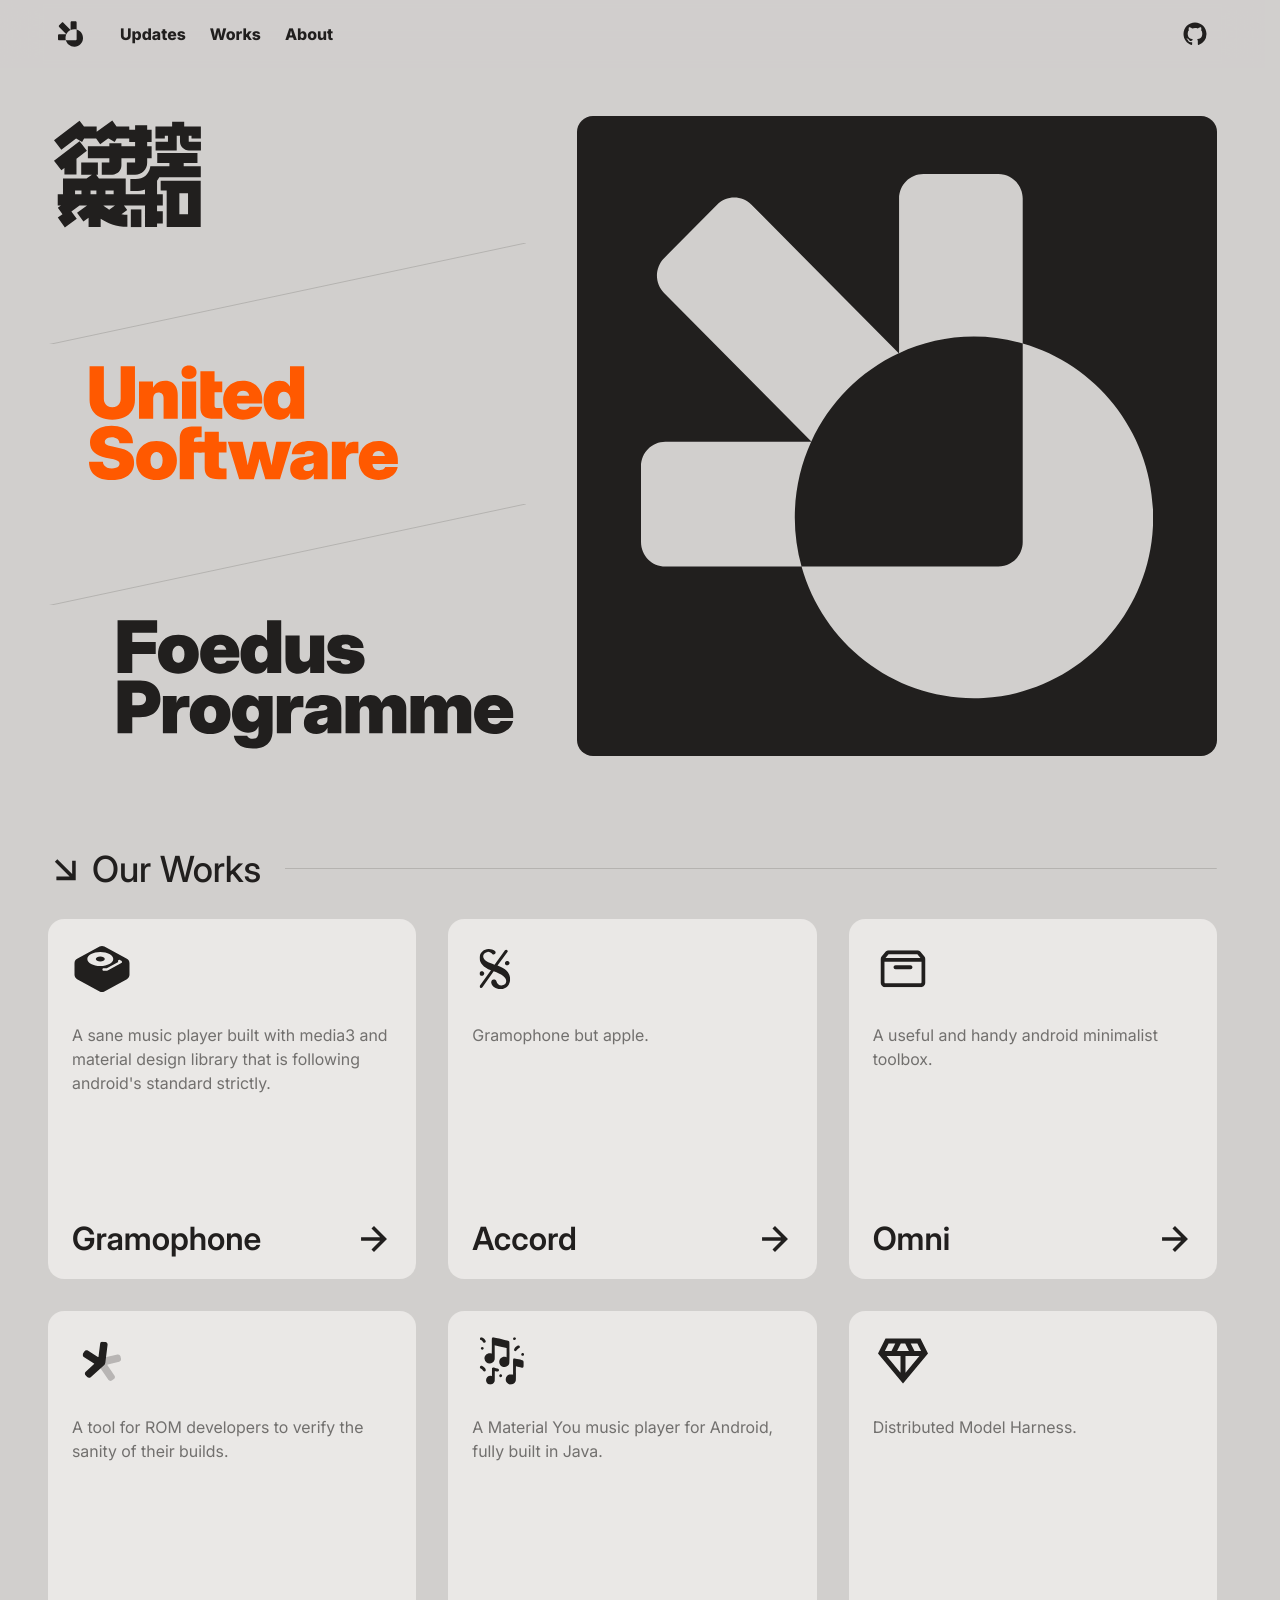
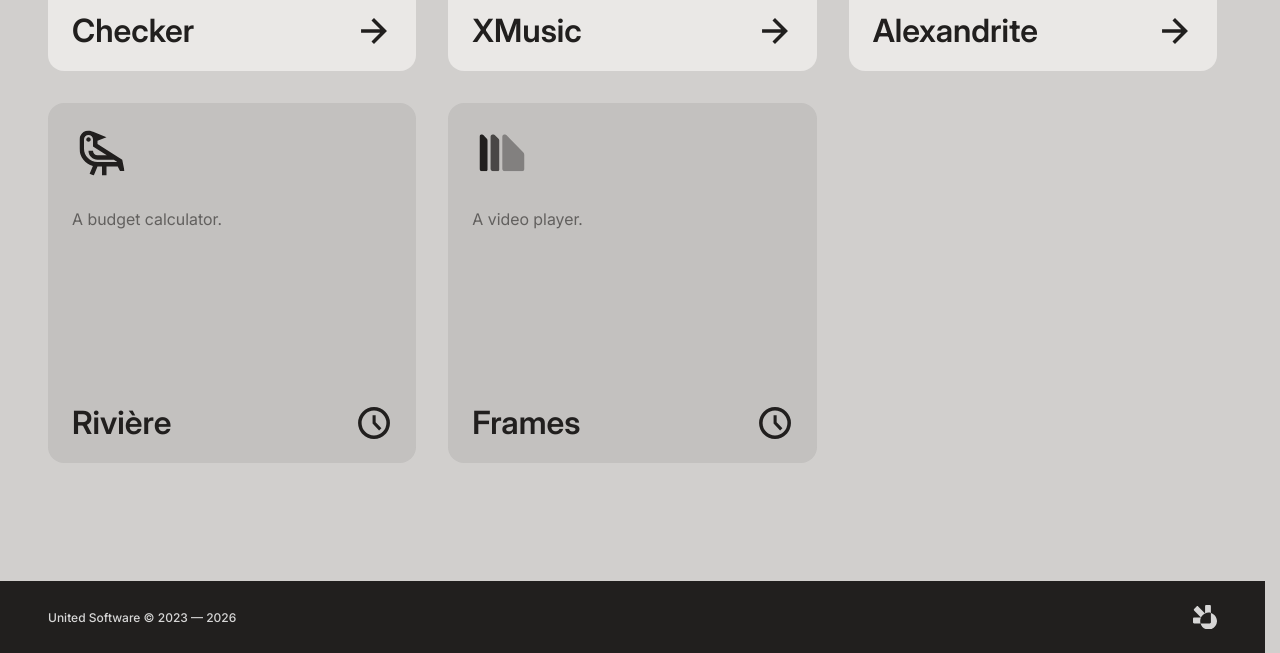
<file: index.html>
<!doctype html>
<html lang="en">
	<head>
		<meta charset="utf-8" />
		<meta name="viewport" content="width=device-width, initial-scale=1, viewport-fit=cover" />

		<link rel="icon" type="image/svg+xml" href="/images/favicon/favicon.svg" />
		<link rel="apple-touch-icon" sizes="180x180" href="/images/favicon/apple-touch-icon.png" />

		<meta name="color-scheme" content="light dark" />
		<meta name="theme-color" content="#d1cfcd" media="(prefers-color-scheme: light)" />
		<meta name="theme-color" content="#211f1e" media="(prefers-color-scheme: dark)" />

		<meta property="og:type" content="website" />
		<meta property="og:site_name" content="United Software" />
		<meta property="og:locale" content="en_US" />

		<meta name="twitter:card" content="summary" />

		<link href="./_app/immutable/entry/start.Bu22ZG3q.js" rel="modulepreload">
		<link href="./_app/immutable/chunks/C_dJA5eh.js" rel="modulepreload">
		<link href="./_app/immutable/chunks/Cb4oqAB-.js" rel="modulepreload">
		<link href="./_app/immutable/entry/app.Bt2IRViW.js" rel="modulepreload">
		<link href="./_app/immutable/chunks/B0BvW1x3.js" rel="modulepreload">
		<link href="./_app/immutable/chunks/Cfug8aQt.js" rel="modulepreload">
		<link href="./_app/immutable/nodes/0.CoqZs3p4.js" rel="modulepreload">
		<link href="./_app/immutable/chunks/DPLobbOF.js" rel="modulepreload">
		<link href="./_app/immutable/chunks/OgOqD8cw.js" rel="modulepreload">
		<link href="./_app/immutable/nodes/2.DXie-8Sf.js" rel="modulepreload">
		<link href="./_app/immutable/chunks/rZSEsp2H.js" rel="modulepreload">
		<!--1uha8ag--><meta name="description" content="Works and updates from United Software."/> <meta property="og:title" content="United Software"/> <meta property="og:description" content="Works and updates from United Software."/> <meta name="twitter:title" content="United Software"/> <meta name="twitter:description" content="Works and updates from United Software."/><!----><title>United Software</title>
		<link href="./_app/immutable/assets/ArticleProse.GqdgV-Qk.css" rel="stylesheet">
		<link href="./_app/immutable/assets/components.WtM5uiN_.css" rel="stylesheet">
		<link href="./_app/immutable/assets/0.CFjIuSXX.css" rel="stylesheet">
		<link href="./_app/immutable/assets/2.9LvX6dtI.css" rel="stylesheet">
	</head>
	<body data-sveltekit-preload-data="hover">
		<div style="display: contents"><!--[--><!--[0--><!--[--><div class="site-shell svelte-12qhfyh"><header class="site-header svelte-a8kxe2"><div class="site-header__inner svelte-a8kxe2"><a class="site-header__home svelte-a8kxe2" href="/" aria-label="United Software home"><svg class="brand-mark svelte-1om2nsy" viewBox="0 0 553 566" aria-hidden="true"><path d="M278.642 193.447C278.642 193.447 278.404 193.55 278.302 193.619L278.642 193.962V193.447Z"></path><path d="M412.149 182.914V397.325C412.149 411.976 400.383 423.882 385.828 423.882H173.327C197.131 509.077 276.772 570.632 369.88 565.726C468.054 560.544 547.593 480.29 552.728 381.233C557.591 287.289 496.551 206.932 412.149 182.914Z"></path><path d="M183.903 288.833C183.903 288.833 183.801 289.073 183.733 289.176H184.243L183.903 288.833Z"></path><path d="M412.149 182.914V26.557C412.149 11.906 400.383 0 385.828 0H304.963C290.442 0 278.642 11.8717 278.642 26.557V193.447C303.262 181.987 330.637 175.571 359.508 175.571C377.769 175.571 395.384 178.179 412.115 182.948L412.149 182.914Z"></path><path d="M278.302 193.585L119.292 33.1448C109.022 22.7827 92.3594 22.7827 82.0897 33.1448L24.8921 90.8564C14.6224 101.218 14.6224 118.031 24.8921 128.393L183.903 288.833C203.15 246.904 236.713 213.039 278.302 193.585Z"></path><path d="M183.767 289.176H26.3204C11.8 289.176 0 301.048 0 315.733V397.325C0 411.976 11.766 423.882 26.3204 423.882H173.361C168.634 407.001 166.05 389.194 166.05 370.803C166.05 341.672 172.409 314.052 183.767 289.21V289.176Z"></path></svg><!----></a> <nav class="site-header__nav svelte-a8kxe2" aria-label="Primary navigation"><!--[--><a class="site-header__nav-link svelte-a8kxe2" href="/updates">Updates</a><a class="site-header__nav-link svelte-a8kxe2" href="/works">Works</a><a class="site-header__nav-link svelte-a8kxe2" href="/about">About</a><!--]--></nav> <a class="site-header__github svelte-a8kxe2" href="https://github.com/FoedusProgramme" target="_blank" rel="noreferrer" aria-label="United Software on GitHub"><svg class="icon svelte-1aaflua" viewBox="0 0 24 24" aria-hidden="true" focusable="false"><path fill-rule="evenodd" clip-rule="evenodd" d="M12 0.5C5.65 0.5 0.5 5.65 0.5 12c0 5.09 3.29 9.4 7.86 10.92.58.1.79-.25.79-.56v-2.14c-3.2.69-3.87-1.36-3.87-1.36-.52-1.33-1.28-1.68-1.28-1.68-1.05-.72.08-.71.08-.71 1.16.08 1.77 1.19 1.77 1.19 1.03 1.76 2.7 1.25 3.36.96.1-.75.4-1.25.73-1.54-2.55-.29-5.23-1.27-5.23-5.67 0-1.25.45-2.28 1.18-3.08-.12-.29-.51-1.46.11-3.04 0 0 .97-.31 3.16 1.18A11 11 0 0 1 12 6.08c.98 0 1.94.13 2.84.39C17.03 4.98 18 5.29 18 5.29c.62 1.58.23 2.75.11 3.04.73.8 1.18 1.83 1.18 3.08 0 4.41-2.69 5.38-5.25 5.66.42.36.79 1.06.79 2.14v3.15c0 .31.21.67.79.56A11.52 11.52 0 0 0 23.5 12C23.5 5.65 18.35 0.5 12 0.5Z"></path><!----></svg><!----></a></div></header><!----> <div class="site-shell__content svelte-12qhfyh"><!--[--><main class="home svelte-1uha8ag"><section class="home-hero svelte-1uj6mhf" aria-labelledby="home-title"><div class="home-hero__inner svelte-1uj6mhf"><div id="home-title" class="home-hero__title svelte-1uj6mhf"><div class="hero-title svelte-1tyz9hq"><h1 class="hero-title__sr-only svelte-1tyz9hq">United Software</h1> <div class="hero-title__scale hero-title__scale--start svelte-1tyz9hq"><div class="hero-title__logo hero-title__logo--zho svelte-1tyz9hq"><span class="brand-logo svelte-1m7b7pg"><svg class="brand-logo__vector svelte-1m7b7pg" viewBox="0 0 535.69 398.76" aria-hidden="true"><!----><path d="M93.07,74.68h.16l19.75,11.4,6.58-11.4h39.96l13.44,18.64,25.86-18.64h2.48l19.75,11.4,6.58-11.4h41.54v11.08h19.46v14.5h-45.34v-10.17h-40v10.17h-71.16v40h71.16v14.12h-25.12v40h35.04c16.59,0,30.08-13.49,30.08-30.08v-24.04h45.34v14.12h-27.38v40h27.65c21.91,0,39.73-17.82,39.73-39.73v-14.4h14.76v-40h-14.76v-14.5h14.76v-40h-14.76v-14.72h-40v14.72h-19.31v-11.08h-42.16l-14.11-19.58-51.8,37.34v-17.76h-42l-14.75-19.22L19.88,80.44l24.36,31.73,48.82-37.49Z"/>
  <polygon points="54.38 172.4 54.38 194.1 94.38 194.1 94.38 141.68 128.87 115.2 104.51 83.47 19.88 148.45 44.25 180.18 54.38 172.4"/>
  <path d="M466.79,85c-.23,0-.42-.19-.42-.42v-18.81h9.19v8.7h31v-39.7h-55.23v-15.57h-40v15.57h-55.23v40.18h31v-9.18h10.44v19.37h-40.96v29h69.96v-48.37h10.83v18.81c0,16.22,13.2,29.42,29.42,29.42h40v-29h-40Z"/>
  <path d="M449.67,155.98h45.57v-33h-133.19v33h40.27v10.95h-63.25l-.23,1.57h0c-.17.97-.37,1.95-.59,2.91h0c-5.21,22.52-20.99,37.07-48,37.07h-17.37v40h17.37c9.51,0,21.47-1.84,31.14-5.24v16.43h-63.85v-52.45h-88.73l-9.25-12.83h5.72v-40h-55.23v40h35.43l-17.8,12.83H49.66v52.45h-17.44v37h10.71l-10.37,7.47,15.43,21.41-15.52,11.19,23.39,32.45,39.42-28.42-17.77-24.66,26.98-19.45h25l-33.24,23.96,21.05,29.2,17.19-12.39v30.6h40v-27.81c21.55,14.33,51.27,27.17,88.58,27.17v-40c-6.7,0-13.28-.57-19.75-1.67l19.19-13.83-10.98-15.23h69.86v71.37h40v-12.06h19.02v-40h-19.02v-19.3h19.02v-37h-19.02v-45.35c2.73-3.57,5.17-7.38,7.34-11.4h137.6v-36h-56.67v-10.95ZM217.55,259.68h-27.2v-12.45h27.2v12.45ZM160.35,247.23v12.45h-19.42v-12.45h19.42ZM89.66,247.23h21.27v12.45h-21.27v-12.45ZM202.68,310.67c-3.65-2.16-7.26-4.51-10.8-7.08-3.19-2.32-6.1-4.65-8.73-6.91h38.94l-19.41,13.99Z"/>
  <rect x="274.48" y="309.59" width="35" height="58.54"/>
  <path d="M393.3,214.3h-19.93v32.99h19.93v120.59h112.74v-153.58h-112.74ZM435.3,256.3h28.74v69.58h-28.74v-69.58Z"/><!----></svg> <!--[0--><svg class="brand-logo__selectable svelte-1m7b7pg" viewBox="0 0 535.69 398.76" aria-hidden="true"><!--[--><text x="19.88" y="18" font-size="226" dominant-baseline="hanging" lengthAdjust="spacingAndGlyphs" textLength="486.68" class="svelte-1m7b7pg">符控</text><text x="19.88" y="157" font-size="226" dominant-baseline="hanging" lengthAdjust="spacingAndGlyphs" textLength="486.68" class="svelte-1m7b7pg">衆和</text><!--]--></svg><!--]--></span><!----></div></div> <div class="rule svelte-nlbjxb" aria-hidden="true"><svg class="rule__line svelte-nlbjxb" viewBox="0 0 100 100" preserveAspectRatio="none"><!--[-1--><line x1="0" y1="100" x2="100" y2="0" vector-effect="non-scaling-stroke" class="svelte-nlbjxb"></line><!--]--></svg></div><!----> <div class="hero-title__row hero-title__row--accent svelte-1tyz9hq"><div class="hero-title__scale hero-title__scale--center svelte-1tyz9hq"><div class="hero-title__logo hero-title__logo--eng svelte-1tyz9hq"><span class="brand-logo svelte-1m7b7pg"><svg class="brand-logo__vector svelte-1m7b7pg" viewBox="0 0 1102.65 455.17" aria-hidden="true"><!----><path d="M116.83,214.38c-15.23,0-28.48-2.68-39.73-8.03s-19.98-12.89-26.19-22.62-9.32-21.15-9.32-34.28V36.96h47.34v108.52c0,5.39,1.21,10.18,3.63,14.36,2.42,4.18,5.72,7.48,9.9,9.9,4.18,2.42,8.96,3.63,14.36,3.63s10.29-1.19,14.47-3.57c4.18-2.38,7.46-5.66,9.84-9.84,2.38-4.18,3.57-9,3.57-14.47V36.96h47.34v112.5c0,13.12-3.11,24.55-9.32,34.28s-14.94,17.27-26.19,22.62-24.49,8.03-39.73,8.03Z"/>
  <path d="M252.4,145.94v65.62h-46.88v-123.75h46.29v34.1h-6.09c3.83-10.78,9.38-19.63,16.64-26.54s17.15-10.37,29.65-10.37c9.22,0,16.91,1.97,23.09,5.92,6.17,3.95,10.82,9.55,13.95,16.82,3.12,7.27,4.69,15.86,4.69,25.78v78.05h-46.88v-67.5c0-6.25-1.49-11.05-4.45-14.41-2.97-3.36-7.23-5.04-12.77-5.04-3.67,0-6.8.78-9.38,2.34-2.58,1.56-4.53,3.93-5.86,7.09-1.33,3.16-1.99,7.13-1.99,11.89Z"/>
  <path d="M371.2,79.61c-7.34,0-13.34-2.11-17.99-6.33-4.65-4.22-6.97-9.65-6.97-16.29s2.32-11.93,6.97-16.11c4.65-4.18,10.64-6.27,17.99-6.27s13.34,2.09,17.99,6.27c4.65,4.18,6.97,9.55,6.97,16.11s-2.33,12.07-6.97,16.29c-4.65,4.22-10.65,6.33-17.99,6.33ZM347.88,211.57v-123.75h46.88v123.75h-46.88Z"/>
  <path d="M408.91,54.07h46.88v112.27c0,3.67.72,6.19,2.17,7.56,1.44,1.37,4.32,2.05,8.61,2.05h14.77v35.62h-25.78c-16.25,0-28.09-2.95-35.51-8.85-7.42-5.9-11.13-15.29-11.13-28.18V54.07ZM481.33,87.82v35.62h-47.81v-35.62h47.81Z"/>
  <path d="M549.98,214.38c-12.81,0-24.18-2.75-34.1-8.26-9.92-5.51-17.68-13.14-23.26-22.91-5.59-9.77-8.38-20.94-8.38-33.52s2.77-23.85,8.32-33.57c5.55-9.73,13.18-17.34,22.91-22.85s20.92-8.26,33.57-8.26c9.53,0,18.24,1.54,26.13,4.63,7.89,3.09,14.73,7.46,20.51,13.12,5.78,5.67,10.25,12.36,13.42,20.1s4.75,16.25,4.75,25.55v12.54h-115.78v-26.25h94.45l-21.56,4.57c0-4.37-.82-8.1-2.46-11.19-1.64-3.09-3.98-5.45-7.03-7.09s-6.76-2.46-11.13-2.46-7.99.82-11.07,2.46c-3.09,1.64-5.45,4-7.09,7.09-1.64,3.09-2.46,6.82-2.46,11.19v20.74c0,4.53.88,8.44,2.64,11.72s4.3,5.78,7.62,7.5c3.32,1.72,7.28,2.58,11.89,2.58,3.36,0,6.39-.43,9.08-1.29,2.7-.86,4.98-2.09,6.86-3.69,1.88-1.6,3.24-3.5,4.1-5.68h41.48c-1.49,8.44-5.2,15.9-11.13,22.38-5.94,6.49-13.42,11.58-22.44,15.29s-18.97,5.57-29.82,5.57Z"/>
  <path d="M671.6,214.38c-10.78,0-20.18-2.68-28.18-8.03-8.01-5.35-14.22-12.89-18.63-22.62-4.42-9.73-6.62-21.15-6.62-34.28s2.26-23.83,6.8-33.52c4.53-9.69,10.78-17.27,18.75-22.73,7.97-5.47,17.11-8.2,27.42-8.2,5.39,0,10.2.68,14.41,2.05,4.22,1.37,7.99,3.44,11.31,6.21,3.32,2.77,6.27,6.35,8.85,10.72h.12V36.96h46.88v174.61h-46.41v-19.22h-.12c-1.88,4.84-4.47,8.91-7.79,12.19-3.32,3.28-7.25,5.74-11.78,7.38-4.53,1.64-9.53,2.46-15,2.46ZM685.55,177.58c4.3,0,8.09-1.15,11.37-3.46,3.28-2.3,5.86-5.57,7.73-9.79s2.81-9.18,2.81-14.88-.94-10.62-2.81-14.77c-1.88-4.14-4.45-7.36-7.73-9.67-3.28-2.3-7.07-3.46-11.37-3.46s-7.83,1.15-10.84,3.46c-3.01,2.31-5.29,5.53-6.86,9.67-1.56,4.14-2.34,9.06-2.34,14.77s.78,10.66,2.34,14.88c1.56,4.22,3.85,7.48,6.86,9.79,3.01,2.3,6.62,3.46,10.84,3.46Z"/>
  <path d="M114.73,414.38c-16.09,0-29.73-2.34-40.9-7.03-11.17-4.69-19.65-11.58-25.43-20.68-5.78-9.1-8.67-20.17-8.67-33.22h46.05c.23,4.69,1.58,8.71,4.04,12.07,2.46,3.36,5.86,5.94,10.2,7.73,4.34,1.8,9.43,2.7,15.29,2.7,5.16,0,9.65-.64,13.48-1.93,3.83-1.29,6.82-3.09,8.96-5.39,2.15-2.3,3.22-4.98,3.22-8.03,0-2.81-1.02-5.27-3.05-7.38-2.03-2.11-5.16-3.94-9.38-5.51-4.22-1.56-9.61-2.97-16.17-4.22l-17.34-3.28c-16.88-3.2-29.77-9.14-38.67-17.81s-13.36-19.49-13.36-32.46c0-11.09,3.01-20.82,9.02-29.18,6.02-8.36,14.37-14.88,25.08-19.57,10.7-4.69,23.12-7.03,37.27-7.03s27.03,2.3,37.5,6.91c10.47,4.61,18.59,11.25,24.38,19.92,5.78,8.67,8.87,19.1,9.26,31.29h-44.77c-.55-6.09-3.11-10.9-7.68-14.41s-10.49-5.27-17.75-5.27c-4.53,0-8.55.64-12.07,1.93s-6.27,3.05-8.26,5.27-2.99,4.82-2.99,7.79c0,2.81.9,5.2,2.7,7.15,1.8,1.95,4.63,3.65,8.5,5.1,3.87,1.45,8.81,2.71,14.82,3.81l14.06,2.58c10,1.88,18.61,4.26,25.84,7.15,7.23,2.89,13.14,6.41,17.75,10.55,4.61,4.14,8.01,8.95,10.2,14.41,2.19,5.47,3.28,11.68,3.28,18.63,0,12.19-2.91,22.56-8.73,31.11-5.82,8.55-14.28,15.08-25.37,19.57-11.09,4.49-24.53,6.74-40.31,6.74Z"/>
  <path d="M263.53,414.38c-13.36,0-25.12-2.64-35.27-7.91-10.16-5.27-18.07-12.75-23.73-22.44-5.67-9.69-8.5-21.13-8.5-34.34s2.83-24.63,8.5-34.28c5.66-9.65,13.57-17.13,23.73-22.44,10.16-5.31,21.91-7.97,35.27-7.97s25.21,2.66,35.33,7.97c10.12,5.31,18.01,12.79,23.67,22.44,5.66,9.65,8.5,21.08,8.5,34.28s-2.83,24.65-8.5,34.34c-5.67,9.69-13.56,17.17-23.67,22.44-10.12,5.27-21.9,7.91-35.33,7.91ZM263.53,377.82c3.75,0,7.15-1.05,10.2-3.16s5.47-5.25,7.27-9.43c1.8-4.18,2.7-9.36,2.7-15.53s-.9-11.44-2.7-15.59c-1.8-4.14-4.22-7.27-7.27-9.38s-6.45-3.16-10.2-3.16-7.05,1.05-10.14,3.16c-3.09,2.11-5.53,5.23-7.32,9.38-1.8,4.14-2.7,9.34-2.7,15.59s.9,11.35,2.7,15.53c1.8,4.18,4.24,7.32,7.32,9.43,3.08,2.11,6.46,3.16,10.14,3.16Z"/>
  <path d="M340.5,411.57v-134.77c0-9.22,1.64-16.76,4.92-22.62s8.36-10.2,15.23-13.01c6.87-2.81,15.7-4.22,26.48-4.22h25.78v35.62h-12.89c-4.61,0-7.87.94-9.79,2.81-1.92,1.88-2.87,5.08-2.87,9.61v126.56h-46.88ZM412.92,287.82v35.62h-48.98v-35.62h48.98Z"/>
  <path d="M495.51,287.82v35.62h-93.28v-35.62h93.28ZM423.09,254.07h46.88v112.27c0,3.67.72,6.19,2.17,7.56,1.44,1.37,4.32,2.05,8.61,2.05h14.77v35.62h-25.78c-16.25,0-28.09-2.95-35.51-8.85-7.42-5.9-11.13-15.29-11.13-28.18v-120.47Z"/>
  <path d="M537.56,411.57l-37.97-123.75h49.22l7.73,33.75c2.11,9.3,4.14,19,6.09,29.12,1.95,10.12,3.91,20.1,5.86,29.94h-6.21c2.26-9.84,4.55-19.82,6.86-29.94,2.3-10.12,4.63-19.82,6.97-29.12l8.55-33.75h40.78l8.55,33.75c2.34,9.3,4.67,19,6.97,29.12,2.3,10.12,4.59,20.1,6.86,29.94h-5.98c1.88-9.84,3.73-19.8,5.57-29.88,1.83-10.08,3.73-19.8,5.68-29.18l7.27-33.75h50.16l-37.97,123.75h-48.28l-12.77-43.12c-1.17-4.14-2.33-8.38-3.46-12.71-1.13-4.34-2.25-8.75-3.34-13.24-1.09-4.49-2.23-8.96-3.4-13.42h7.5c-1.09,4.45-2.21,8.93-3.34,13.42-1.13,4.49-2.25,8.91-3.34,13.24-1.09,4.34-2.27,8.57-3.52,12.71l-12.77,43.12h-48.28Z"/>
  <path d="M748.59,413.79c-8.28,0-15.59-1.33-21.91-3.98s-11.29-6.68-14.88-12.07c-3.59-5.39-5.39-12.19-5.39-20.39,0-6.95,1.21-12.83,3.63-17.64,2.42-4.8,5.8-8.75,10.14-11.84,4.34-3.09,9.39-5.43,15.18-7.03,5.78-1.6,11.99-2.64,18.63-3.11,7.27-.47,13.1-1.11,17.52-1.93,4.41-.82,7.6-1.93,9.55-3.34,1.95-1.41,2.93-3.24,2.93-5.51v-.47c0-1.8-.59-3.36-1.76-4.69-1.17-1.33-2.79-2.36-4.86-3.11-2.07-.74-4.55-1.11-7.44-1.11-3.05,0-5.68.43-7.91,1.29-2.23.86-3.97,2.13-5.21,3.81-1.25,1.68-2.03,3.73-2.34,6.15h-42.89c.7-9.38,3.4-17.32,8.09-23.85,4.69-6.52,11.39-11.48,20.1-14.88,8.71-3.4,19.39-5.1,32.05-5.1,9.53,0,17.95.96,25.25,2.87,7.3,1.92,13.44,4.75,18.4,8.5,4.96,3.75,8.69,8.34,11.19,13.77,2.5,5.43,3.75,11.66,3.75,18.69v82.73h-45.7v-17.34h-.47c-2.74,4.92-5.86,8.81-9.38,11.66-3.52,2.85-7.44,4.88-11.78,6.09-4.34,1.21-9.16,1.82-14.47,1.82ZM763.83,384.61c3.36,0,6.62-.64,9.79-1.93s5.76-3.18,7.79-5.68c2.03-2.5,3.05-5.58,3.05-9.26v-9.84c-1.17.39-2.4.78-3.69,1.17-1.29.39-2.68.76-4.16,1.11-1.49.35-3.13.7-4.92,1.05-1.8.35-3.79.72-5.98,1.11-3.2.55-5.96,1.37-8.26,2.46-2.31,1.09-4.08,2.46-5.33,4.1-1.25,1.64-1.88,3.52-1.88,5.62s.59,3.93,1.76,5.45,2.77,2.68,4.8,3.46c2.03.78,4.37,1.17,7.03,1.17Z"/>
  <path d="M844.55,411.57v-123.75h45.47v22.5h.23c2.26-8.36,5.78-14.2,10.55-17.52,4.76-3.32,11.41-4.98,19.92-4.98h11.72v37.5h-17.11c-4.84,0-9.06,1.09-12.66,3.28-3.59,2.19-6.37,5.29-8.32,9.32-1.95,4.02-2.93,8.81-2.93,14.36v59.3h-46.88Z"/>
  <path d="M999.44,414.38c-12.81,0-24.18-2.75-34.1-8.26-9.92-5.51-17.68-13.14-23.26-22.91-5.59-9.77-8.38-20.94-8.38-33.52s2.77-23.85,8.32-33.57c5.55-9.73,13.18-17.34,22.91-22.85s20.92-8.26,33.57-8.26c9.53,0,18.24,1.54,26.13,4.63,7.89,3.09,14.73,7.46,20.51,13.12,5.78,5.67,10.25,12.36,13.42,20.1s4.75,16.25,4.75,25.55v12.54h-115.78v-26.25h94.45l-21.56,4.57c0-4.38-.82-8.1-2.46-11.19-1.64-3.09-3.98-5.45-7.03-7.09s-6.76-2.46-11.13-2.46-7.99.82-11.07,2.46c-3.09,1.64-5.45,4-7.09,7.09-1.64,3.09-2.46,6.82-2.46,11.19v20.74c0,4.53.88,8.44,2.64,11.72s4.3,5.78,7.62,7.5c3.32,1.72,7.28,2.58,11.89,2.58,3.36,0,6.39-.43,9.08-1.29,2.7-.86,4.98-2.09,6.86-3.69,1.88-1.6,3.24-3.5,4.1-5.68h41.48c-1.49,8.44-5.2,15.9-11.13,22.38-5.94,6.49-13.42,11.58-22.44,15.29s-18.97,5.57-29.82,5.57Z"/><!----></svg> <!--[0--><svg class="brand-logo__selectable svelte-1m7b7pg" viewBox="0 0 1102.65 455.17" aria-hidden="true"><!--[--><text x="41.59" y="30" font-size="226" dominant-baseline="hanging" lengthAdjust="spacingAndGlyphs" textLength="711.12" class="svelte-1m7b7pg">United</text><text x="39.73" y="229" font-size="226" dominant-baseline="hanging" lengthAdjust="spacingAndGlyphs" textLength="1024.11" class="svelte-1m7b7pg">Software</text><!--]--></svg><!--]--></span><!----></div></div></div> <div class="rule svelte-nlbjxb" aria-hidden="true"><svg class="rule__line svelte-nlbjxb" viewBox="0 0 100 100" preserveAspectRatio="none"><!--[-1--><line x1="0" y1="100" x2="100" y2="0" vector-effect="non-scaling-stroke" class="svelte-nlbjxb"></line><!--]--></svg></div><!----> <div class="hero-title__row hero-title__row--end svelte-1tyz9hq"><div class="hero-title__scale hero-title__scale--end svelte-1tyz9hq"><div class="hero-title__logo hero-title__logo--lat svelte-1tyz9hq"><span class="brand-logo svelte-1m7b7pg"><svg class="brand-logo__vector svelte-1m7b7pg" viewBox="0 0 1394.37 478.12" aria-hidden="true"><!----><path d="M41.6,215.05V40.44h131.13v41.25h-82.38v30.94h77.7v39.61h-77.7v62.81h-48.75Z"/>
  <path d="M243.14,217.87c-13.36,0-25.12-2.64-35.27-7.91-10.16-5.27-18.07-12.75-23.73-22.44-5.67-9.69-8.5-21.13-8.5-34.34s2.83-24.63,8.5-34.28c5.66-9.65,13.57-17.13,23.73-22.44,10.16-5.31,21.91-7.97,35.27-7.97s25.21,2.66,35.33,7.97c10.12,5.31,18.01,12.79,23.67,22.44,5.66,9.65,8.5,21.08,8.5,34.28s-2.83,24.65-8.5,34.34c-5.67,9.69-13.56,17.17-23.67,22.44-10.12,5.27-21.9,7.91-35.33,7.91ZM243.14,181.3c3.75,0,7.15-1.05,10.2-3.16s5.47-5.25,7.27-9.43c1.8-4.18,2.7-9.36,2.7-15.53s-.9-11.44-2.7-15.59c-1.8-4.14-4.22-7.27-7.27-9.38s-6.45-3.16-10.2-3.16-7.05,1.05-10.14,3.16c-3.09,2.11-5.53,5.23-7.32,9.38-1.8,4.14-2.7,9.34-2.7,15.59s.9,11.35,2.7,15.53c1.8,4.18,4.24,7.32,7.32,9.43,3.08,2.11,6.46,3.16,10.14,3.16Z"/>
  <path d="M381.16,217.87c-12.81,0-24.18-2.75-34.1-8.26-9.92-5.51-17.68-13.14-23.26-22.91-5.59-9.77-8.38-20.94-8.38-33.52s2.77-23.85,8.32-33.57c5.55-9.73,13.18-17.34,22.91-22.85s20.92-8.26,33.57-8.26c9.53,0,18.24,1.54,26.13,4.63,7.89,3.09,14.73,7.46,20.51,13.12,5.78,5.67,10.25,12.36,13.42,20.1s4.75,16.25,4.75,25.55v12.54h-115.78v-26.25h94.45l-21.56,4.57c0-4.38-.82-8.1-2.46-11.19-1.64-3.09-3.98-5.45-7.03-7.09s-6.76-2.46-11.13-2.46-7.99.82-11.07,2.46c-3.09,1.64-5.45,4-7.09,7.09-1.64,3.09-2.46,6.82-2.46,11.19v20.74c0,4.53.88,8.44,2.64,11.72s4.3,5.78,7.62,7.5c3.32,1.72,7.28,2.58,11.89,2.58,3.36,0,6.39-.43,9.08-1.29,2.7-.86,4.98-2.09,6.86-3.69,1.88-1.6,3.24-3.5,4.1-5.68h41.48c-1.49,8.44-5.2,15.9-11.13,22.38-5.94,6.49-13.42,11.58-22.44,15.29s-18.97,5.57-29.82,5.57Z"/>
  <path d="M502.78,217.87c-10.78,0-20.18-2.68-28.18-8.03-8.01-5.35-14.22-12.89-18.63-22.62-4.42-9.73-6.62-21.15-6.62-34.28s2.26-23.83,6.8-33.52c4.53-9.69,10.78-17.27,18.75-22.73,7.97-5.47,17.11-8.2,27.42-8.2,5.39,0,10.2.68,14.41,2.05,4.22,1.37,7.99,3.44,11.31,6.21,3.32,2.77,6.27,6.35,8.85,10.72h.12V40.44h46.88v174.61h-46.41v-19.22h-.12c-1.88,4.84-4.47,8.91-7.79,12.19-3.32,3.28-7.25,5.74-11.78,7.38-4.53,1.64-9.53,2.46-15,2.46ZM516.73,181.07c4.3,0,8.09-1.15,11.37-3.46,3.28-2.3,5.86-5.57,7.73-9.79s2.81-9.18,2.81-14.88-.94-10.62-2.81-14.77c-1.88-4.14-4.45-7.36-7.73-9.67-3.28-2.3-7.07-3.46-11.37-3.46s-7.83,1.15-10.84,3.46c-3.01,2.3-5.29,5.53-6.86,9.67-1.56,4.14-2.34,9.06-2.34,14.77s.78,10.66,2.34,14.88c1.56,4.22,3.85,7.48,6.86,9.79,3.01,2.3,6.62,3.46,10.84,3.46Z"/>
  <path d="M639.75,217.87c-9.14,0-16.82-1.97-23.03-5.92s-10.88-9.55-14-16.82c-3.13-7.27-4.69-15.86-4.69-25.78v-78.05h46.88v67.5c0,6.17,1.5,10.96,4.51,14.36,3.01,3.4,7.25,5.1,12.71,5.1,3.67,0,6.8-.78,9.38-2.34,2.58-1.56,4.53-3.93,5.86-7.09,1.33-3.16,1.99-7.13,1.99-11.89v-65.62h46.88v123.75h-46.29v-34.1h6.09c-3.83,10.78-9.36,19.63-16.58,26.54-7.23,6.91-17.13,10.37-29.71,10.37Z"/>
  <path d="M798.75,218.22c-12.27,0-23.07-1.82-32.4-5.45-9.34-3.63-16.76-8.73-22.27-15.29s-8.69-14.18-9.55-22.85h46.17c.55,3.67,2.32,6.66,5.33,8.96,3.01,2.3,7.01,3.46,12.01,3.46,4.61,0,8.18-.72,10.72-2.17,2.54-1.45,3.81-3.38,3.81-5.8,0-2.03-1.13-3.71-3.4-5.04-2.27-1.33-5.74-2.38-10.43-3.16l-23.2-3.75c-12.42-2.03-21.9-6.17-28.42-12.42-6.52-6.25-9.79-14.37-9.79-24.38,0-8.51,2.32-15.88,6.97-22.09,4.65-6.21,11.37-11,20.16-14.36,8.79-3.36,19.35-5.04,31.7-5.04s23.22,1.78,32.17,5.33c8.94,3.56,15.88,8.57,20.8,15.06,4.92,6.49,7.5,14.22,7.73,23.2h-42.66c-.08-3.59-1.66-6.6-4.75-9.02-3.09-2.42-6.9-3.63-11.43-3.63s-8.01.76-10.43,2.29c-2.42,1.52-3.63,3.42-3.63,5.68,0,1.95,1,3.61,2.99,4.98,1.99,1.37,4.82,2.36,8.5,2.99l26.48,4.45c13.05,2.19,22.68,6,28.89,11.43,6.21,5.43,9.32,12.79,9.32,22.09,0,8.75-2.54,16.46-7.62,23.14-5.08,6.68-12.23,11.91-21.45,15.7-9.22,3.79-20,5.68-32.34,5.68Z"/>
  <path d="M41.6,415.05v-174.61h74.18c13.91,0,25.94,2.48,36.09,7.44,10.16,4.96,17.99,11.99,23.5,21.09,5.51,9.1,8.26,19.9,8.26,32.4s-2.75,23.2-8.26,32.34-13.34,16.19-23.5,21.15c-10.16,4.96-22.19,7.44-36.09,7.44h-46.17v-40.08h42.54c4.92,0,9.16-.86,12.71-2.58,3.55-1.72,6.31-4.14,8.26-7.27,1.95-3.12,2.93-6.8,2.93-11.02s-.98-7.99-2.93-11.07c-1.95-3.09-4.71-5.49-8.26-7.21-3.56-1.72-7.79-2.58-12.71-2.58h-21.8v134.53h-48.75Z"/>
  <path d="M191.81,415.05v-123.75h45.47v22.5h.23c2.26-8.36,5.78-14.2,10.55-17.52,4.76-3.32,11.41-4.98,19.92-4.98h11.72v37.5h-17.11c-4.84,0-9.06,1.09-12.66,3.28-3.59,2.19-6.37,5.29-8.32,9.32-1.95,4.02-2.93,8.81-2.93,14.36v59.3h-46.88Z"/>
  <path d="M348.47,417.87c-13.36,0-25.12-2.64-35.27-7.91-10.16-5.27-18.07-12.75-23.73-22.44-5.67-9.69-8.5-21.13-8.5-34.34s2.83-24.63,8.5-34.28c5.66-9.65,13.57-17.13,23.73-22.44,10.16-5.31,21.91-7.97,35.27-7.97s25.21,2.66,35.33,7.97c10.12,5.31,18.01,12.79,23.67,22.44,5.66,9.65,8.5,21.08,8.5,34.28s-2.83,24.65-8.5,34.34c-5.67,9.69-13.56,17.17-23.67,22.44-10.12,5.27-21.9,7.91-35.33,7.91ZM348.47,381.3c3.75,0,7.15-1.05,10.2-3.16s5.47-5.25,7.27-9.43c1.8-4.18,2.7-9.36,2.7-15.53s-.9-11.44-2.7-15.59c-1.8-4.14-4.22-7.27-7.27-9.38s-6.45-3.16-10.2-3.16-7.05,1.05-10.14,3.16c-3.09,2.11-5.53,5.23-7.32,9.38-1.8,4.14-2.7,9.34-2.7,15.59s.9,11.35,2.7,15.53c1.8,4.18,4.24,7.32,7.32,9.43,3.08,2.11,6.46,3.16,10.14,3.16Z"/>
  <path d="M489.42,465.68c-13.75,0-25-1.88-33.75-5.62-8.75-3.75-15.41-8.81-19.98-15.18-4.57-6.37-7.52-13.5-8.85-21.39h44.3c.55,1.95,1.62,3.69,3.22,5.21,1.6,1.52,3.67,2.71,6.21,3.57,2.54.86,5.49,1.29,8.85,1.29,6.48,0,11.33-1.84,14.53-5.51,3.2-3.67,4.8-9.26,4.8-16.76v-19.1h-.12c-1.88,4.84-4.49,8.83-7.85,11.95-3.36,3.12-7.29,5.41-11.78,6.86-4.49,1.45-9.43,2.17-14.82,2.17-10.78,0-20.18-2.66-28.18-7.97-8.01-5.31-14.22-12.62-18.63-21.91-4.42-9.3-6.62-19.88-6.62-31.76s2.26-23.03,6.8-32.52c4.53-9.49,10.78-16.95,18.75-22.38,7.97-5.43,17.11-8.14,27.42-8.14,5.39,0,10.23.76,14.53,2.29,4.3,1.52,8.14,3.73,11.54,6.62,3.4,2.89,6.31,6.41,8.73,10.55h.12v-16.64h46.64v114.84c0,13.83-2.58,25.12-7.73,33.87-5.16,8.75-12.64,15.21-22.44,19.39-9.81,4.18-21.7,6.27-35.68,6.27ZM488.13,377.32c4.3,0,8.09-1.09,11.37-3.28,3.28-2.19,5.86-5.29,7.73-9.32,1.88-4.02,2.81-8.73,2.81-14.12s-.94-10.08-2.81-14.06-4.45-7.05-7.73-9.2c-3.28-2.15-7.07-3.22-11.37-3.22s-7.83,1.07-10.84,3.22c-3.01,2.15-5.29,5.21-6.86,9.2-1.56,3.98-2.34,8.67-2.34,14.06s.78,10.1,2.34,14.12c1.56,4.02,3.85,7.13,6.86,9.32,3.01,2.19,6.62,3.28,10.84,3.28Z"/>
  <path d="M569.44,415.05v-123.75h45.47v22.5h.23c2.26-8.36,5.78-14.2,10.55-17.52,4.76-3.32,11.41-4.98,19.92-4.98h11.72v37.5h-17.11c-4.84,0-9.06,1.09-12.66,3.28-3.59,2.19-6.37,5.29-8.32,9.32-1.95,4.02-2.93,8.81-2.93,14.36v59.3h-46.88Z"/>
  <path d="M701.25,417.28c-8.28,0-15.59-1.33-21.91-3.98s-11.29-6.68-14.88-12.07c-3.59-5.39-5.39-12.19-5.39-20.39,0-6.95,1.21-12.83,3.63-17.64,2.42-4.8,5.8-8.75,10.14-11.84,4.34-3.09,9.39-5.43,15.18-7.03,5.78-1.6,11.99-2.64,18.63-3.11,7.27-.47,13.1-1.11,17.52-1.93,4.41-.82,7.6-1.93,9.55-3.34,1.95-1.41,2.93-3.24,2.93-5.51v-.47c0-1.8-.59-3.36-1.76-4.69-1.17-1.33-2.79-2.36-4.86-3.11-2.07-.74-4.55-1.11-7.44-1.11-3.05,0-5.68.43-7.91,1.29-2.23.86-3.97,2.13-5.21,3.81-1.25,1.68-2.03,3.73-2.34,6.15h-42.89c.7-9.38,3.4-17.32,8.09-23.85,4.69-6.52,11.39-11.48,20.1-14.88,8.71-3.4,19.39-5.1,32.05-5.1,9.53,0,17.95.96,25.25,2.87,7.3,1.92,13.44,4.75,18.4,8.5,4.96,3.75,8.69,8.34,11.19,13.77,2.5,5.43,3.75,11.66,3.75,18.69v82.73h-45.7v-17.34h-.47c-2.74,4.92-5.86,8.81-9.38,11.66-3.52,2.85-7.44,4.88-11.78,6.09-4.34,1.21-9.16,1.82-14.47,1.82ZM716.48,388.1c3.36,0,6.62-.64,9.79-1.93s5.76-3.18,7.79-5.68c2.03-2.5,3.05-5.58,3.05-9.26v-9.84c-1.17.39-2.4.78-3.69,1.17-1.29.39-2.68.76-4.16,1.11-1.49.35-3.13.7-4.92,1.05-1.8.35-3.79.72-5.98,1.11-3.2.55-5.96,1.37-8.26,2.46-2.31,1.09-4.08,2.46-5.33,4.1-1.25,1.64-1.88,3.52-1.88,5.62s.59,3.93,1.76,5.45,2.77,2.68,4.8,3.46c2.03.78,4.37,1.17,7.03,1.17Z"/>
  <path d="M797.2,415.05v-123.75h45v30h-1.76c1.95-7.58,4.92-13.79,8.91-18.63,3.98-4.84,8.67-8.42,14.06-10.72,5.39-2.3,11.05-3.46,16.99-3.46,9.22,0,17.4,2.7,24.55,8.09s11.39,13.63,12.71,24.73h-3.28c1.33-7.34,4.06-13.44,8.2-18.28,4.14-4.84,9.16-8.48,15.06-10.9,5.9-2.42,12.13-3.63,18.69-3.63,8.28,0,15.57,1.8,21.86,5.39,6.29,3.59,11.21,8.67,14.77,15.23,3.55,6.56,5.33,14.3,5.33,23.2v82.73h-46.88v-71.02c0-5.62-1.45-10.08-4.34-13.36-2.89-3.28-6.76-4.92-11.6-4.92-3.13,0-5.84.74-8.14,2.23-2.31,1.48-4.1,3.59-5.39,6.33-1.29,2.74-1.93,5.98-1.93,9.73v71.02h-44.53v-71.02c0-5.62-1.43-10.08-4.28-13.36-2.85-3.28-6.7-4.92-11.54-4.92-3.13,0-5.86.74-8.2,2.23-2.34,1.48-4.16,3.59-5.45,6.33-1.29,2.74-1.93,5.98-1.93,9.73v71.02h-46.88Z"/>
  <path d="M1012.45,415.05v-123.75h45v30h-1.76c1.95-7.58,4.92-13.79,8.91-18.63,3.98-4.84,8.67-8.42,14.06-10.72,5.39-2.3,11.05-3.46,16.99-3.46,9.22,0,17.4,2.7,24.55,8.09s11.39,13.63,12.71,24.73h-3.28c1.33-7.34,4.06-13.44,8.2-18.28,4.14-4.84,9.16-8.48,15.06-10.9,5.9-2.42,12.13-3.63,18.69-3.63,8.28,0,15.57,1.8,21.86,5.39,6.29,3.59,11.21,8.67,14.77,15.23,3.55,6.56,5.33,14.3,5.33,23.2v82.73h-46.88v-71.02c0-5.62-1.45-10.08-4.34-13.36-2.89-3.28-6.76-4.92-11.6-4.92-3.13,0-5.84.74-8.14,2.23-2.31,1.48-4.1,3.59-5.39,6.33-1.29,2.74-1.93,5.98-1.93,9.73v71.02h-44.53v-71.02c0-5.62-1.43-10.08-4.28-13.36-2.85-3.28-6.7-4.92-11.54-4.92-3.13,0-5.86.74-8.2,2.23-2.34,1.48-4.16,3.59-5.45,6.33-1.29,2.74-1.93,5.98-1.93,9.73v71.02h-46.88Z"/>
  <path d="M1288.76,417.87c-12.81,0-24.18-2.75-34.1-8.26-9.92-5.51-17.68-13.14-23.26-22.91-5.59-9.77-8.38-20.94-8.38-33.52s2.77-23.85,8.32-33.57c5.55-9.73,13.18-17.34,22.91-22.85s20.92-8.26,33.57-8.26c9.53,0,18.24,1.54,26.13,4.63,7.89,3.09,14.73,7.46,20.51,13.12,5.78,5.67,10.25,12.36,13.42,20.1s4.75,16.25,4.75,25.55v12.54h-115.78v-26.25h94.45l-21.56,4.57c0-4.38-.82-8.1-2.46-11.19-1.64-3.09-3.98-5.45-7.03-7.09s-6.76-2.46-11.13-2.46-7.99.82-11.07,2.46c-3.09,1.64-5.45,4-7.09,7.09-1.64,3.09-2.46,6.82-2.46,11.19v20.74c0,4.53.88,8.44,2.64,11.72s4.3,5.78,7.62,7.5c3.32,1.72,7.28,2.58,11.89,2.58,3.36,0,6.39-.43,9.08-1.29,2.7-.86,4.98-2.09,6.86-3.69,1.88-1.6,3.24-3.5,4.1-5.68h41.48c-1.49,8.44-5.2,15.9-11.13,22.38-5.94,6.49-13.42,11.58-22.44,15.29s-18.97,5.57-29.82,5.57Z"/><!----></svg> <!--[0--><svg class="brand-logo__selectable svelte-1m7b7pg" viewBox="0 0 1394.37 478.12" aria-hidden="true"><!--[--><text x="41.6" y="34" font-size="226" dominant-baseline="hanging" lengthAdjust="spacingAndGlyphs" textLength="817.53" class="svelte-1m7b7pg">Foedus</text><text x="41.6" y="234" font-size="226" dominant-baseline="hanging" lengthAdjust="spacingAndGlyphs" textLength="1311.03" class="svelte-1m7b7pg">Programme</text><!--]--></svg><!--]--></span><!----></div></div></div></div><!----></div> <figure class="hero-artwork svelte-1lqsqbe" aria-label="United Software abstract mark"><div class="hero-artwork__mark svelte-1lqsqbe"><svg class="brand-mark svelte-1om2nsy" viewBox="0 0 553 566" aria-hidden="true"><path d="M278.642 193.447C278.642 193.447 278.404 193.55 278.302 193.619L278.642 193.962V193.447Z"></path><path d="M412.149 182.914V397.325C412.149 411.976 400.383 423.882 385.828 423.882H173.327C197.131 509.077 276.772 570.632 369.88 565.726C468.054 560.544 547.593 480.29 552.728 381.233C557.591 287.289 496.551 206.932 412.149 182.914Z"></path><path d="M183.903 288.833C183.903 288.833 183.801 289.073 183.733 289.176H184.243L183.903 288.833Z"></path><path d="M412.149 182.914V26.557C412.149 11.906 400.383 0 385.828 0H304.963C290.442 0 278.642 11.8717 278.642 26.557V193.447C303.262 181.987 330.637 175.571 359.508 175.571C377.769 175.571 395.384 178.179 412.115 182.948L412.149 182.914Z"></path><path d="M278.302 193.585L119.292 33.1448C109.022 22.7827 92.3594 22.7827 82.0897 33.1448L24.8921 90.8564C14.6224 101.218 14.6224 118.031 24.8921 128.393L183.903 288.833C203.15 246.904 236.713 213.039 278.302 193.585Z"></path><path d="M183.767 289.176H26.3204C11.8 289.176 0 301.048 0 315.733V397.325C0 411.976 11.766 423.882 26.3204 423.882H173.361C168.634 407.001 166.05 389.194 166.05 370.803C166.05 341.672 172.409 314.052 183.767 289.21V289.176Z"></path></svg><!----></div></figure><!----></div></section><!----> <section class="works svelte-1we5vh9" aria-labelledby="works-heading"><div class="works__inner svelte-1we5vh9"><!--[0--><header class="section-heading svelte-2penap"><span class="section-heading__mark svelte-2penap" aria-hidden="true"><svg class="icon svelte-1aaflua" viewBox="0 -960 960 960" aria-hidden="true" focusable="false"><path d="M249-739 644-344v-353h95v514H224v-94h353L183-672l66-67Z"></path><!----></svg><!----></span> <h2 id="works-heading" class="svelte-2penap">Our Works</h2> <div class="rule svelte-nlbjxb rule--section" aria-hidden="true"><svg class="rule__line svelte-nlbjxb" viewBox="0 0 100 100" preserveAspectRatio="none"><!--[0--><line x1="0" y1="50" x2="100" y2="50" vector-effect="non-scaling-stroke" class="svelte-nlbjxb"></line><!--]--></svg></div><!----></header><!--]--> <div class="works__grid svelte-1we5vh9"><!--[--><!--[0--><a class="work-card svelte-cnljjv" href="https://github.com/FoedusProgramme/Gramophone"><div class="work-card__top svelte-cnljjv"><span class="work-card__icon svelte-cnljjv" aria-hidden="true"><!--[--><svg class="icon svelte-1aaflua" viewBox="0 0 96 96" aria-hidden="true" focusable="false"><path d="M45.275 35.895C49.2349 35.895 52.445 34.1512 52.445 32C52.445 29.8489 49.2349 28.105 45.275 28.105C41.3151 28.105 38.105 29.8489 38.105 32C38.105 34.1512 41.3151 35.895 45.275 35.895Z"></path><path d="M87.83 31.725L51.835 12.09C49.445 10.785 46.56 10.785 44.17 12.09L8.17 31.725C5.6 33.13 4 35.825 4 38.75V57.245C4 60.175 5.6 62.87 8.17 64.27L44.165 83.905C46.555 85.21 49.44 85.21 51.83 83.905L87.825 64.27C90.395 62.865 91.995 60.17 91.995 57.245V38.75C91.995 35.82 90.395 33.125 87.825 31.725H87.83ZM45.275 43.26C33.83 43.26 24.55 38.22 24.55 32C24.55 25.78 33.83 20.74 45.275 20.74C56.72 20.74 66 25.78 66 32C66 38.22 56.72 43.26 45.275 43.26ZM78.96 38.47L57.11 50.39C56.815 50.55 56.485 50.635 56.15 50.635H50.655C49.55 50.635 48.655 49.74 48.655 48.635C48.655 47.53 49.55 46.635 50.655 46.635H55.64L73.99 36.625C73.495 36.01 73.39 35.135 73.795 34.405C74.325 33.435 75.545 33.085 76.51 33.615L78.965 34.965C79.605 35.315 80.005 35.99 80 36.72C79.995 37.45 79.6 38.125 78.96 38.475V38.47Z"></path><!----></svg><!--]--></span> <span class="work-card__mobile-action svelte-cnljjv" aria-hidden="true"><!--[0--><svg class="icon svelte-1aaflua" viewBox="0 -960 960 960" aria-hidden="true" focusable="false"><path d="m256-240-56-56 384-384H240v-80h480v480h-80v-344L256-240Z"></path><!----></svg><!--]--></span></div> <p class="work-card__description svelte-cnljjv">A sane music player built with media3 and material design library that is following android's standard strictly.</p> <div class="work-card__footer svelte-cnljjv"><h3 class="svelte-cnljjv">Gramophone</h3> <span class="work-card__desktop-action svelte-cnljjv"><span class="action-icon svelte-14fzyp1 action-icon--available" aria-hidden="true"><!--[0--><span class="action-icon__track svelte-14fzyp1" aria-hidden="true"><span class="action-icon__arrow action-icon__arrow--incoming svelte-14fzyp1"><svg class="icon svelte-1aaflua" viewBox="0 -960 960 960" aria-hidden="true" focusable="false"><path d="M645-433H135v-94h510L413-759l67-67 346 346-346 345-67-66 232-232Z"></path><!----></svg><!----></span> <span class="action-icon__arrow svelte-14fzyp1"><svg class="icon svelte-1aaflua" viewBox="0 -960 960 960" aria-hidden="true" focusable="false"><path d="M645-433H135v-94h510L413-759l67-67 346 346-346 345-67-66 232-232Z"></path><!----></svg><!----></span></span><!--]--></span><!----></span></div><!----></a><!--]--><!--[0--><a class="work-card svelte-cnljjv" href="https://github.com/FoedusProgramme/Accord"><div class="work-card__top svelte-cnljjv"><span class="work-card__icon svelte-cnljjv" aria-hidden="true"><!--[--><svg class="icon svelte-1aaflua" viewBox="0 0 96 96" aria-hidden="true" focusable="false"><svg x="12" y="16" width="49" height="64" viewBox="0 0 49 64"><path d="M28.813 26.483L44.689 4.84377C45.8419 3.27096 44.7499 1.05932 42.7974 1.00676C41.9977 0.986544 41.2386 1.35852 40.7718 2.00543L24.0677 25.0113C13.9681 21.9142 5.17969 18.3036 5.96313 10.8762C6.32035 7.5042 9.50286 4.96911 12.9573 4.62139C15.9491 4.31815 18.6282 6.0729 20.4387 7.85192C21.6767 9.06893 23.6699 9.06084 24.8511 7.78723L24.9201 7.71041C26.28 6.24272 26.0973 4.31815 24.2016 2.8909C21.7092 1.02293 18.1248 -0.121296 14.3091 0.00808642C6.60857 0.270895 1.90382 5.11871 0.519592 11.1876C-1.45324 19.836 4.20139 28.9049 18.3643 34.1934L0.71444 58.5336C-0.450584 60.1387 0.702262 62.3827 2.69133 62.3827C3.48695 62.3827 4.22981 61.9986 4.68445 61.3517L22.72 35.7582C35.1577 40.3755 42.704 45.3001 42.7568 51.2558C42.8014 56.0025 39.0344 58.2223 35.2714 58.2223C30.794 58.2223 28.1026 55.0888 27.2137 51.834C26.4952 49.1978 24.433 48.4296 22.2532 48.8258C20.4062 49.1978 17.9868 51.3084 18.9692 54.7168C20.4062 59.7102 25.6833 64.0041 33.8141 64.0041C43.1424 64.0041 47.9852 57.2317 48.8255 50.8151C49.9905 41.916 45.4603 32.1314 28.813 26.4871V26.483Z"></path><path d="M4.94831 42.6801C6.94955 42.0332 8.05368 39.9308 7.41637 37.9819C6.77906 36.0331 4.64386 34.9778 2.64667 35.6247C0.649491 36.2717 -0.458703 38.3741 0.17861 40.323C0.811863 42.2718 2.95112 43.3271 4.94831 42.6801Z"></path><path d="M43.4956 19.1325C41.543 19.6419 40.3658 21.5867 40.8611 23.4708C41.3563 25.355 43.3454 26.4709 45.2979 25.9574C47.2504 25.448 48.4276 23.5032 47.9324 21.6191C47.4331 19.7349 45.4481 18.619 43.4956 19.1325Z"></path></svg><!----></svg><!--]--></span> <span class="work-card__mobile-action svelte-cnljjv" aria-hidden="true"><!--[0--><svg class="icon svelte-1aaflua" viewBox="0 -960 960 960" aria-hidden="true" focusable="false"><path d="m256-240-56-56 384-384H240v-80h480v480h-80v-344L256-240Z"></path><!----></svg><!--]--></span></div> <p class="work-card__description svelte-cnljjv">Gramophone but apple.</p> <div class="work-card__footer svelte-cnljjv"><h3 class="svelte-cnljjv">Accord</h3> <span class="work-card__desktop-action svelte-cnljjv"><span class="action-icon svelte-14fzyp1 action-icon--available" aria-hidden="true"><!--[0--><span class="action-icon__track svelte-14fzyp1" aria-hidden="true"><span class="action-icon__arrow action-icon__arrow--incoming svelte-14fzyp1"><svg class="icon svelte-1aaflua" viewBox="0 -960 960 960" aria-hidden="true" focusable="false"><path d="M645-433H135v-94h510L413-759l67-67 346 346-346 345-67-66 232-232Z"></path><!----></svg><!----></span> <span class="action-icon__arrow svelte-14fzyp1"><svg class="icon svelte-1aaflua" viewBox="0 -960 960 960" aria-hidden="true" focusable="false"><path d="M645-433H135v-94h510L413-759l67-67 346 346-346 345-67-66 232-232Z"></path><!----></svg><!----></span></span><!--]--></span><!----></span></div><!----></a><!--]--><!--[0--><a class="work-card svelte-cnljjv" href="https://github.com/FoedusProgramme/Omni"><div class="work-card__top svelte-cnljjv"><span class="work-card__icon svelte-cnljjv" aria-hidden="true"><!--[--><svg class="icon svelte-1aaflua" viewBox="0 0 96 96" aria-hidden="true" focusable="false"><svg x="12" y="18" width="72" height="59" viewBox="0 0 72 59"><path d="M6.35196 18.5777V51.3754C6.35196 51.7531 6.47521 52.0647 6.71697 52.3102C6.95872 52.5557 7.27158 52.6737 7.65554 52.6737H64.3397C64.7189 52.6737 65.0318 52.5509 65.2783 52.3102C65.5248 52.0694 65.6433 51.7578 65.6433 51.3754V18.5777H6.35196ZM7.98262 59C5.86846 59 4.01027 58.2021 2.40806 56.6017C0.805846 55.0059 0 53.1505 0 51.0496V14.7866C0 13.8849 0.146948 13.0209 0.436105 12.2041C0.725262 11.3874 1.16137 10.6273 1.74442 9.93798L7.68872 2.77603C8.38554 1.87429 9.25301 1.185 10.2959 0.712891C11.3387 0.240778 12.4385 0.00472113 13.6046 0.00472113H58.3196C59.4809 0.00472113 60.5902 0.240778 61.6472 0.712891C62.7043 1.185 63.5765 1.87429 64.2734 2.77603L70.2603 10.0182C70.8434 10.7123 71.2747 11.4724 71.5686 12.3033C71.8578 13.1342 72.0047 14.0029 72.0047 14.9093V51.0496C72.0047 53.1552 71.2036 55.0059 69.5967 56.6017C67.9945 58.1974 66.1315 59 64.0221 59H7.98262ZM8.00632 12.2513H63.951L59.334 6.77483C59.1965 6.63791 59.0448 6.52933 58.8647 6.44907C58.6893 6.36881 58.5044 6.32632 58.3148 6.32632H13.6425C13.4529 6.32632 13.268 6.36881 13.0926 6.44907C12.9172 6.52933 12.7608 6.63791 12.6233 6.77483L8.00632 12.2513ZM47.9289 30.305H24.0664C22.3125 30.305 20.8904 28.8886 20.8904 27.1418C20.8904 25.395 22.3125 23.9786 24.0664 23.9786H47.9289C49.6828 23.9786 51.1049 25.395 51.1049 27.1418C51.1049 28.8886 49.6828 30.305 47.9289 30.305Z"></path></svg><!----></svg><!--]--></span> <span class="work-card__mobile-action svelte-cnljjv" aria-hidden="true"><!--[0--><svg class="icon svelte-1aaflua" viewBox="0 -960 960 960" aria-hidden="true" focusable="false"><path d="m256-240-56-56 384-384H240v-80h480v480h-80v-344L256-240Z"></path><!----></svg><!--]--></span></div> <p class="work-card__description svelte-cnljjv">A useful and handy android minimalist toolbox.</p> <div class="work-card__footer svelte-cnljjv"><h3 class="svelte-cnljjv">Omni</h3> <span class="work-card__desktop-action svelte-cnljjv"><span class="action-icon svelte-14fzyp1 action-icon--available" aria-hidden="true"><!--[0--><span class="action-icon__track svelte-14fzyp1" aria-hidden="true"><span class="action-icon__arrow action-icon__arrow--incoming svelte-14fzyp1"><svg class="icon svelte-1aaflua" viewBox="0 -960 960 960" aria-hidden="true" focusable="false"><path d="M645-433H135v-94h510L413-759l67-67 346 346-346 345-67-66 232-232Z"></path><!----></svg><!----></span> <span class="action-icon__arrow svelte-14fzyp1"><svg class="icon svelte-1aaflua" viewBox="0 -960 960 960" aria-hidden="true" focusable="false"><path d="M645-433H135v-94h510L413-759l67-67 346 346-346 345-67-66 232-232Z"></path><!----></svg><!----></span></span><!--]--></span><!----></span></div><!----></a><!--]--><!--[0--><a class="work-card svelte-cnljjv" href="https://github.com/FoedusProgramme/Checker"><div class="work-card__top svelte-cnljjv"><span class="work-card__icon svelte-cnljjv" aria-hidden="true"><!--[--><svg class="icon svelte-1aaflua" viewBox="0 0 96 96" aria-hidden="true" focusable="false"><svg x="17" y="17" width="61.55" height="62.94" viewBox="0 0 61.55 62.94"><path opacity="0.25" d="M61.44 27.46L60.53 23.56C60.03 21.41 57.88 20.07 55.73 20.58L31.38 26.27C29.23 26.77 27.89 28.92 28.4 31.07L29.15 34.28L28.16 34.95C26.33 36.19 25.86 38.68 27.1 40.5L41.15 61.18C42.39 63.01 44.88 63.48 46.7 62.24L50.01 59.99C51.84 58.75 52.31 56.26 51.07 54.44L39.76 37.79C39.43 37.31 39.69 36.64 40.26 36.51L58.46 32.26C60.61 31.76 61.95 29.61 61.44 27.46Z"></path><path d="M36.47 0.53L32.5 0.03C30.31 -0.25 28.31 1.31 28.03 3.5L25.44 24.11C25.38 24.6 24.83 24.86 24.41 24.59L8.28 14.38C6.41 13.2 3.94 13.75 2.76 15.62L0.62 19C-0.56 20.87 -0.00999994 23.34 1.86 24.52L18.24 34.89C18.62 35.13 18.66 35.66 18.33 35.96L4.93 48.05C3.29 49.53 3.16 52.06 4.64 53.7L7.32 56.67C8.8 58.31 11.33 58.44 12.97 56.96L33.8 38.17C35.23 36.88 36.15 35.11 36.39 33.2L39.93 5.01C40.21 2.82 38.65 0.82 36.46 0.54L36.47 0.53Z"></path></svg><!----></svg><!--]--></span> <span class="work-card__mobile-action svelte-cnljjv" aria-hidden="true"><!--[0--><svg class="icon svelte-1aaflua" viewBox="0 -960 960 960" aria-hidden="true" focusable="false"><path d="m256-240-56-56 384-384H240v-80h480v480h-80v-344L256-240Z"></path><!----></svg><!--]--></span></div> <p class="work-card__description svelte-cnljjv">A tool for ROM developers to verify the sanity of their builds.</p> <div class="work-card__footer svelte-cnljjv"><h3 class="svelte-cnljjv">Checker</h3> <span class="work-card__desktop-action svelte-cnljjv"><span class="action-icon svelte-14fzyp1 action-icon--available" aria-hidden="true"><!--[0--><span class="action-icon__track svelte-14fzyp1" aria-hidden="true"><span class="action-icon__arrow action-icon__arrow--incoming svelte-14fzyp1"><svg class="icon svelte-1aaflua" viewBox="0 -960 960 960" aria-hidden="true" focusable="false"><path d="M645-433H135v-94h510L413-759l67-67 346 346-346 345-67-66 232-232Z"></path><!----></svg><!----></span> <span class="action-icon__arrow svelte-14fzyp1"><svg class="icon svelte-1aaflua" viewBox="0 -960 960 960" aria-hidden="true" focusable="false"><path d="M645-433H135v-94h510L413-759l67-67 346 346-346 345-67-66 232-232Z"></path><!----></svg><!----></span></span><!--]--></span><!----></span></div><!----></a><!--]--><!--[0--><a class="work-card svelte-cnljjv" href="https://xmusic.unitedsoftware.org"><div class="work-card__top svelte-cnljjv"><span class="work-card__icon svelte-cnljjv" aria-hidden="true"><!--[--><svg class="icon svelte-1aaflua" viewBox="0 0 96 96" aria-hidden="true" focusable="false"><svg x="10" y="10" width="76" height="76" viewBox="0 0 400 402"><path fill-rule="evenodd" d="M18.095 1.967C10.616 8.260 13.185 23.397 21.740 23.445C26.436 23.471 34.195 30.522 39.035 39.160C44.738 49.340 56.661 50.431 61.430 41.209C69.752 25.116 31.620 -9.414 18.095 1.967M119.531 1.758C113.733 5.715 114.063 1.384 114.063 73.621C114.063 109.184 113.942 138.281 113.794 138.281C113.647 138.281 111.449 137.567 108.911 136.693C80.077 126.768 49.037 151.020 51.849 181.277C56.356 229.773 122.880 236.112 137.232 189.412C138.573 185.049 138.643 181.150 138.382 125.505C138.111 67.980 138.146 66.257 139.559 66.686C140.360 66.929 163.076 72.634 190.039 79.364L239.063 91.601 239.063 130.566C239.063 151.997 238.975 169.527 238.867 169.521C238.760 169.516 236.387 168.795 233.594 167.919C193.256 155.275 160.574 200.199 184.879 234.880C205.528 264.343 252.779 255.411 262.129 220.277C264.025 213.150 263.822 41.316 261.913 37.516C259.372 32.458 258.798 32.278 192.628 15.734C126.285 -0.852 123.996 -1.290 119.531 1.758M299.218 1.758C289.356 8.489 293.948 23.568 305.859 23.568C317.713 23.568 322.409 8.339 312.580 1.773C308.929 -0.665 302.779 -0.673 299.218 1.758M327.618 73.776C311.825 81.686 298.678 100.960 302.628 110.413C307.054 121.005 319.130 120.219 325.781 108.906C330.253 101.301 335.855 96.122 342.052 93.862C349.346 91.203 352.518 86.200 351.238 79.376C349.467 69.933 339.846 67.652 327.618 73.776M26.751 83.590C16.494 89.843 20.851 105.769 32.818 105.769C42.643 105.769 48.169 95.523 42.922 87.033C39.933 82.198 31.855 80.477 26.751 83.590M368.548 135.331C361.762 139.265 360.728 148.228 366.406 153.906C374.189 161.689 386.725 156.393 386.716 145.325C386.708 136.006 376.793 130.553 368.548 135.331M299.139 180.680C293.448 184.481 293.753 180.398 293.751 252.918L293.750 317.946 289.648 316.238C283.933 313.859 267.537 313.698 260.656 315.954C230.526 325.834 221.671 365.670 244.612 388.129C264.812 407.904 299.608 402.548 312.678 377.651C318.034 367.448 317.944 368.708 317.957 303.711C317.964 271.592 318.153 245.313 318.378 245.313C318.603 245.313 330.020 248.125 343.750 251.563C383.683 261.560 382.805 262.120 382.810 226.669C382.814 194.236 386.997 198.321 342.342 187.148C306.985 178.301 303.484 177.777 299.139 180.680M18.938 243.700C9.262 249.772 11.793 262.098 23.599 266.403C29.296 268.480 35.239 274.168 38.894 281.041C45.144 292.795 59.102 292.805 62.345 281.058C66.851 264.739 32.510 235.184 18.938 243.700M123.528 257.053C122.073 257.386 119.612 258.929 118.059 260.482L115.234 263.306 115.015 295.985L114.795 328.665 110.743 327.614C87.786 321.659 64.896 339.466 64.853 363.312C64.777 404.980 122.773 414.363 136.833 374.958C138.611 369.976 138.633 369.458 138.905 327.087C139.113 294.711 139.404 284.335 140.098 284.590C145.740 286.664 162.590 290.001 165.069 289.536C173.759 287.905 177.776 277.004 172.150 270.318C169.256 266.878 168.982 266.779 148.219 261.673C125.316 256.042 126.765 256.313 123.528 257.053M182.031 315.820C176.897 319.325 175.176 325.931 178.009 331.262C183.786 342.134 200.779 338.044 200.779 325.781C200.779 316.517 189.663 310.611 182.031 315.820"></path></svg><!----></svg><!--]--></span> <span class="work-card__mobile-action svelte-cnljjv" aria-hidden="true"><!--[0--><svg class="icon svelte-1aaflua" viewBox="0 -960 960 960" aria-hidden="true" focusable="false"><path d="m256-240-56-56 384-384H240v-80h480v480h-80v-344L256-240Z"></path><!----></svg><!--]--></span></div> <p class="work-card__description svelte-cnljjv">A Material You music player for Android, fully built in Java.</p> <div class="work-card__footer svelte-cnljjv"><h3 class="svelte-cnljjv">XMusic</h3> <span class="work-card__desktop-action svelte-cnljjv"><span class="action-icon svelte-14fzyp1 action-icon--available" aria-hidden="true"><!--[0--><span class="action-icon__track svelte-14fzyp1" aria-hidden="true"><span class="action-icon__arrow action-icon__arrow--incoming svelte-14fzyp1"><svg class="icon svelte-1aaflua" viewBox="0 -960 960 960" aria-hidden="true" focusable="false"><path d="M645-433H135v-94h510L413-759l67-67 346 346-346 345-67-66 232-232Z"></path><!----></svg><!----></span> <span class="action-icon__arrow svelte-14fzyp1"><svg class="icon svelte-1aaflua" viewBox="0 -960 960 960" aria-hidden="true" focusable="false"><path d="M645-433H135v-94h510L413-759l67-67 346 346-346 345-67-66 232-232Z"></path><!----></svg><!----></span></span><!--]--></span><!----></span></div><!----></a><!--]--><!--[0--><a class="work-card svelte-cnljjv" href="https://alexandrite.unitedsoftware.org"><div class="work-card__top svelte-cnljjv"><span class="work-card__icon svelte-cnljjv" aria-hidden="true"><!--[--><svg class="icon svelte-1aaflua" viewBox="0 -960 960 960" aria-hidden="true" focusable="false"><path d="M480-120 80-600l120-240h560l120 240-400 480Zm-95-520h190l-60-120h-70l-60 120Zm55 347v-267H218l222 267Zm80 0 222-267H520v267Zm144-347h106l-60-120H604l60 120Zm-474 0h106l60-120H250l-60 120Z"></path><!----></svg><!--]--></span> <span class="work-card__mobile-action svelte-cnljjv" aria-hidden="true"><!--[0--><svg class="icon svelte-1aaflua" viewBox="0 -960 960 960" aria-hidden="true" focusable="false"><path d="m256-240-56-56 384-384H240v-80h480v480h-80v-344L256-240Z"></path><!----></svg><!--]--></span></div> <p class="work-card__description svelte-cnljjv">Distributed Model Harness.</p> <div class="work-card__footer svelte-cnljjv"><h3 class="svelte-cnljjv">Alexandrite</h3> <span class="work-card__desktop-action svelte-cnljjv"><span class="action-icon svelte-14fzyp1 action-icon--available" aria-hidden="true"><!--[0--><span class="action-icon__track svelte-14fzyp1" aria-hidden="true"><span class="action-icon__arrow action-icon__arrow--incoming svelte-14fzyp1"><svg class="icon svelte-1aaflua" viewBox="0 -960 960 960" aria-hidden="true" focusable="false"><path d="M645-433H135v-94h510L413-759l67-67 346 346-346 345-67-66 232-232Z"></path><!----></svg><!----></span> <span class="action-icon__arrow svelte-14fzyp1"><svg class="icon svelte-1aaflua" viewBox="0 -960 960 960" aria-hidden="true" focusable="false"><path d="M645-433H135v-94h510L413-759l67-67 346 346-346 345-67-66 232-232Z"></path><!----></svg><!----></span></span><!--]--></span><!----></span></div><!----></a><!--]--><!--[-1--><article class="work-card svelte-cnljjv work-card--muted"><div class="work-card__top svelte-cnljjv"><span class="work-card__icon svelte-cnljjv" aria-hidden="true"><!--[--><svg class="icon svelte-1aaflua" viewBox="0 0 96 96" aria-hidden="true" focusable="false"><svg x="12" y="12" width="72" height="72" viewBox="0 0 72 72"><path d="M22.86 72L16.2 69.3L21.42 56.61C15.06 54.93 9.9 51.51 5.94 46.35C1.98 41.19 0 35.34 0 28.8V14.4C0 10.44 1.41 7.05 4.23 4.23C7.05 1.41 10.44 0 14.4 0C15.72 0 16.98 0.225 18.18 0.675C19.38 1.125 20.58 1.59 21.78 2.07L43.2 10.8L28.8 16.2V21.6L68.4 46.8L72 64.8H64.8L61.2 57.6H43.2V72H36V57.6H28.8L22.86 72ZM28.8 50.4H60.57L54.9 46.8H28.8C24.84 46.8 21.45 45.39 18.63 42.57C15.81 39.75 14.4 36.36 14.4 32.4H21.6C21.6 34.38 22.305 36.075 23.715 37.485C25.125 38.895 26.82 39.6 28.8 39.6H43.65L21.6 25.56V14.4C21.6 12.42 20.895 10.725 19.485 9.315C18.075 7.905 16.38 7.2 14.4 7.2C12.42 7.2 10.725 7.905 9.315 9.315C7.905 10.725 7.2 12.42 7.2 14.4V28.8C7.2 34.8 9.3 39.9 13.5 44.1C17.7 48.3 22.8 50.4 28.8 50.4ZM14.4 18C13.38 18 12.525 17.655 11.835 16.965C11.145 16.275 10.8 15.42 10.8 14.4C10.8 13.38 11.145 12.525 11.835 11.835C12.525 11.145 13.38 10.8 14.4 10.8C15.42 10.8 16.275 11.145 16.965 11.835C17.655 12.525 18 13.38 18 14.4C18 15.42 17.655 16.275 16.965 16.965C16.275 17.655 15.42 18 14.4 18Z"></path></svg><!----></svg><!--]--></span> <span class="work-card__mobile-action svelte-cnljjv"><!--[-1--><span class="action-icon svelte-14fzyp1 action-icon--small" role="img" aria-label="Coming soon"><!--[-1--><svg class="icon svelte-1aaflua" viewBox="0 -960 960 960" aria-hidden="true" focusable="false"><path d="m616-283 62-60-154-155.23V-689h-82v224.56L616-283ZM480.14-55Q392-55 314.62-88.37q-77.37-33.36-135.11-91.06-57.73-57.7-91.12-135.03Q55-391.78 55-479.89q0-88.11 33.58-165.6 33.59-77.48 91.02-134.91 57.43-57.43 134.82-91.52Q391.81-906 480-906q88.19 0 165.58 34.08 77.39 34.09 134.82 91.52 57.43 57.43 91.52 134.82Q906-568.19 906-480q0 88.19-34.08 165.58-34.09 77.39-91.52 134.82-57.43 57.43-134.77 91.02Q568.28-55 480.14-55ZM480-480Zm-.51 331Q616-149 713.5-245.5t97.5-234Q811-617 713.63-714t-233.62-97Q343-811 246-714.12 149-617.25 149-480q0 138 96.99 234.5t233.5 96.5Z"></path><!----></svg><!--]--></span><!--]--></span></div> <p class="work-card__description svelte-cnljjv">A budget calculator.</p> <div class="work-card__footer svelte-cnljjv"><h3 class="svelte-cnljjv">Rivière</h3> <span class="work-card__desktop-action svelte-cnljjv"><span class="action-icon svelte-14fzyp1" role="img" aria-label="Coming soon"><!--[-1--><svg class="icon svelte-1aaflua" viewBox="0 -960 960 960" aria-hidden="true" focusable="false"><path d="m616-283 62-60-154-155.23V-689h-82v224.56L616-283ZM480.14-55Q392-55 314.62-88.37q-77.37-33.36-135.11-91.06-57.73-57.7-91.12-135.03Q55-391.78 55-479.89q0-88.11 33.58-165.6 33.59-77.48 91.02-134.91 57.43-57.43 134.82-91.52Q391.81-906 480-906q88.19 0 165.58 34.08 77.39 34.09 134.82 91.52 57.43 57.43 91.52 134.82Q906-568.19 906-480q0 88.19-34.08 165.58-34.09 77.39-91.52 134.82-57.43 57.43-134.77 91.02Q568.28-55 480.14-55ZM480-480Zm-.51 331Q616-149 713.5-245.5t97.5-234Q811-617 713.63-714t-233.62-97Q343-811 246-714.12 149-617.25 149-480q0 138 96.99 234.5t233.5 96.5Z"></path><!----></svg><!--]--></span><!----></span></div><!----></article><!--]--><!--[-1--><article class="work-card svelte-cnljjv work-card--muted"><div class="work-card__top svelte-cnljjv"><span class="work-card__icon svelte-cnljjv" aria-hidden="true"><!--[--><svg class="icon svelte-1aaflua" viewBox="0 0 96 96" aria-hidden="true" focusable="false"><svg x="12" y="18" width="72" height="59.1781" viewBox="0 0 72 59.1781"><path d="M11.7706 7.21251L6.14812 1.14821C3.874 -1.30462 0 0.433316 0 3.89687V55.2955C0 57.4401 1.61131 59.1781 3.59974 59.1781H10.5364C11.8048 59.1781 12.8219 58.0688 12.8219 56.7129V9.96116C12.8219 8.92579 12.4448 7.93973 11.7706 7.21251Z"></path><path d="M30.4294 7.21251L24.3745 1.14821C21.9254 -1.30462 17.7534 0.433316 17.7534 3.89687V55.2955C17.7534 57.4401 19.4887 59.1781 21.6301 59.1781H29.1003C30.4663 59.1781 31.5616 58.0688 31.5616 56.7129V9.96116C31.5616 8.92579 31.1555 7.93973 30.4294 7.21251Z" fill-opacity="0.75"></path><path d="M69.893 28.9059L42.9337 1.14821C40.5514 -1.30462 36.4931 0.433317 36.4931 3.89687V55.2955C36.4931 57.4401 38.1811 59.1781 40.2641 59.1781H68.229C70.312 59.1781 72 57.4401 72 55.2955V34.1444C72 32.1846 71.2458 30.2987 69.893 28.9182V28.9059Z" fill-opacity="0.4"></path></svg><!----></svg><!--]--></span> <span class="work-card__mobile-action svelte-cnljjv"><!--[-1--><span class="action-icon svelte-14fzyp1 action-icon--small" role="img" aria-label="Coming soon"><!--[-1--><svg class="icon svelte-1aaflua" viewBox="0 -960 960 960" aria-hidden="true" focusable="false"><path d="m616-283 62-60-154-155.23V-689h-82v224.56L616-283ZM480.14-55Q392-55 314.62-88.37q-77.37-33.36-135.11-91.06-57.73-57.7-91.12-135.03Q55-391.78 55-479.89q0-88.11 33.58-165.6 33.59-77.48 91.02-134.91 57.43-57.43 134.82-91.52Q391.81-906 480-906q88.19 0 165.58 34.08 77.39 34.09 134.82 91.52 57.43 57.43 91.52 134.82Q906-568.19 906-480q0 88.19-34.08 165.58-34.09 77.39-91.52 134.82-57.43 57.43-134.77 91.02Q568.28-55 480.14-55ZM480-480Zm-.51 331Q616-149 713.5-245.5t97.5-234Q811-617 713.63-714t-233.62-97Q343-811 246-714.12 149-617.25 149-480q0 138 96.99 234.5t233.5 96.5Z"></path><!----></svg><!--]--></span><!--]--></span></div> <p class="work-card__description svelte-cnljjv">A video player.</p> <div class="work-card__footer svelte-cnljjv"><h3 class="svelte-cnljjv">Frames</h3> <span class="work-card__desktop-action svelte-cnljjv"><span class="action-icon svelte-14fzyp1" role="img" aria-label="Coming soon"><!--[-1--><svg class="icon svelte-1aaflua" viewBox="0 -960 960 960" aria-hidden="true" focusable="false"><path d="m616-283 62-60-154-155.23V-689h-82v224.56L616-283ZM480.14-55Q392-55 314.62-88.37q-77.37-33.36-135.11-91.06-57.73-57.7-91.12-135.03Q55-391.78 55-479.89q0-88.11 33.58-165.6 33.59-77.48 91.02-134.91 57.43-57.43 134.82-91.52Q391.81-906 480-906q88.19 0 165.58 34.08 77.39 34.09 134.82 91.52 57.43 57.43 91.52 134.82Q906-568.19 906-480q0 88.19-34.08 165.58-34.09 77.39-91.52 134.82-57.43 57.43-134.77 91.02Q568.28-55 480.14-55ZM480-480Zm-.51 331Q616-149 713.5-245.5t97.5-234Q811-617 713.63-714t-233.62-97Q343-811 246-714.12 149-617.25 149-480q0 138 96.99 234.5t233.5 96.5Z"></path><!----></svg><!--]--></span><!----></span></div><!----></article><!--]--><!--]--></div></div></section><!----></main><!--]--><!----></div> <footer class="site-footer svelte-4jwo3w"><div class="site-footer__bar svelte-4jwo3w"><div class="site-footer__inner svelte-4jwo3w"><p class="svelte-4jwo3w">United Software © 2023 — 2026</p> <span class="site-footer__mark svelte-4jwo3w"><svg class="brand-mark svelte-1om2nsy" viewBox="0 0 553 566" aria-hidden="true"><path d="M278.642 193.447C278.642 193.447 278.404 193.55 278.302 193.619L278.642 193.962V193.447Z"></path><path d="M412.149 182.914V397.325C412.149 411.976 400.383 423.882 385.828 423.882H173.327C197.131 509.077 276.772 570.632 369.88 565.726C468.054 560.544 547.593 480.29 552.728 381.233C557.591 287.289 496.551 206.932 412.149 182.914Z"></path><path d="M183.903 288.833C183.903 288.833 183.801 289.073 183.733 289.176H184.243L183.903 288.833Z"></path><path d="M412.149 182.914V26.557C412.149 11.906 400.383 0 385.828 0H304.963C290.442 0 278.642 11.8717 278.642 26.557V193.447C303.262 181.987 330.637 175.571 359.508 175.571C377.769 175.571 395.384 178.179 412.115 182.948L412.149 182.914Z"></path><path d="M278.302 193.585L119.292 33.1448C109.022 22.7827 92.3594 22.7827 82.0897 33.1448L24.8921 90.8564C14.6224 101.218 14.6224 118.031 24.8921 128.393L183.903 288.833C203.15 246.904 236.713 213.039 278.302 193.585Z"></path><path d="M183.767 289.176H26.3204C11.8 289.176 0 301.048 0 315.733V397.325C0 411.976 11.766 423.882 26.3204 423.882H173.361C168.634 407.001 166.05 389.194 166.05 370.803C166.05 341.672 172.409 314.052 183.767 289.21V289.176Z"></path></svg><!----></span></div></div></footer><!----></div><!--]--><!--]--> <!--[-1--><!--]--><!--]-->
			
			<script>
				{
					__sveltekit_q8w3ni = {
						base: new URL(".", location).pathname.slice(0, -1)
					};

					const element = document.currentScript.parentElement;

					Promise.all([
						import("./_app/immutable/entry/start.Bu22ZG3q.js"),
						import("./_app/immutable/entry/app.Bt2IRViW.js")
					]).then(([kit, app]) => {
						kit.start(app, element, {
							node_ids: [0, 2],
							data: [null,null],
							form: null,
							error: null
						});
					});
				}
			</script>
		</div>
	</body>
</html>
</file>
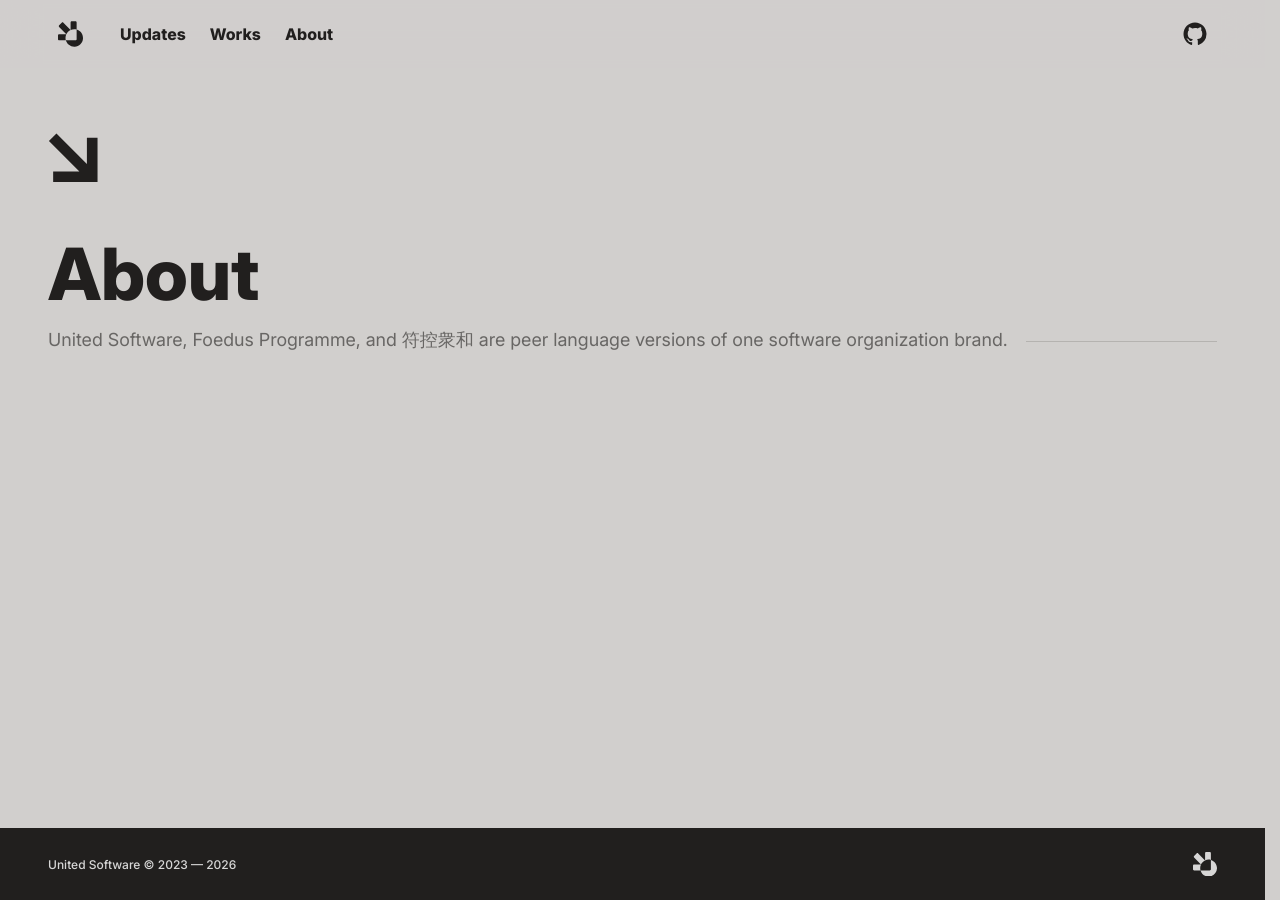
<file: about/index.html>
<!doctype html>
<html lang="en">
	<head>
		<meta charset="utf-8" />
		<meta name="viewport" content="width=device-width, initial-scale=1, viewport-fit=cover" />

		<link rel="icon" type="image/svg+xml" href="/images/favicon/favicon.svg" />
		<link rel="apple-touch-icon" sizes="180x180" href="/images/favicon/apple-touch-icon.png" />

		<meta name="color-scheme" content="light dark" />
		<meta name="theme-color" content="#d1cfcd" media="(prefers-color-scheme: light)" />
		<meta name="theme-color" content="#211f1e" media="(prefers-color-scheme: dark)" />

		<meta property="og:type" content="website" />
		<meta property="og:site_name" content="United Software" />
		<meta property="og:locale" content="en_US" />

		<meta name="twitter:card" content="summary" />

		<link href="../_app/immutable/entry/start.Bu22ZG3q.js" rel="modulepreload">
		<link href="../_app/immutable/chunks/C_dJA5eh.js" rel="modulepreload">
		<link href="../_app/immutable/chunks/Cb4oqAB-.js" rel="modulepreload">
		<link href="../_app/immutable/entry/app.Bt2IRViW.js" rel="modulepreload">
		<link href="../_app/immutable/chunks/B0BvW1x3.js" rel="modulepreload">
		<link href="../_app/immutable/chunks/Cfug8aQt.js" rel="modulepreload">
		<link href="../_app/immutable/nodes/0.CoqZs3p4.js" rel="modulepreload">
		<link href="../_app/immutable/chunks/DPLobbOF.js" rel="modulepreload">
		<link href="../_app/immutable/chunks/OgOqD8cw.js" rel="modulepreload">
		<link href="../_app/immutable/nodes/3.C1aG5Vtn.js" rel="modulepreload">
		<!--cwls5q--><meta name="description" content="About United Software, Foedus Programme, and 符控衆和."/><!----><title>About | United Software</title>
		<link href="../_app/immutable/assets/ArticleProse.GqdgV-Qk.css" rel="stylesheet">
		<link href="../_app/immutable/assets/components.WtM5uiN_.css" rel="stylesheet">
		<link href="../_app/immutable/assets/0.CFjIuSXX.css" rel="stylesheet">
	</head>
	<body data-sveltekit-preload-data="hover">
		<div style="display: contents"><!--[--><!--[0--><!--[--><div class="site-shell svelte-12qhfyh"><header class="site-header svelte-a8kxe2"><div class="site-header__inner svelte-a8kxe2"><a class="site-header__home svelte-a8kxe2" href="/" aria-label="United Software home"><svg class="brand-mark svelte-1om2nsy" viewBox="0 0 553 566" aria-hidden="true"><path d="M278.642 193.447C278.642 193.447 278.404 193.55 278.302 193.619L278.642 193.962V193.447Z"></path><path d="M412.149 182.914V397.325C412.149 411.976 400.383 423.882 385.828 423.882H173.327C197.131 509.077 276.772 570.632 369.88 565.726C468.054 560.544 547.593 480.29 552.728 381.233C557.591 287.289 496.551 206.932 412.149 182.914Z"></path><path d="M183.903 288.833C183.903 288.833 183.801 289.073 183.733 289.176H184.243L183.903 288.833Z"></path><path d="M412.149 182.914V26.557C412.149 11.906 400.383 0 385.828 0H304.963C290.442 0 278.642 11.8717 278.642 26.557V193.447C303.262 181.987 330.637 175.571 359.508 175.571C377.769 175.571 395.384 178.179 412.115 182.948L412.149 182.914Z"></path><path d="M278.302 193.585L119.292 33.1448C109.022 22.7827 92.3594 22.7827 82.0897 33.1448L24.8921 90.8564C14.6224 101.218 14.6224 118.031 24.8921 128.393L183.903 288.833C203.15 246.904 236.713 213.039 278.302 193.585Z"></path><path d="M183.767 289.176H26.3204C11.8 289.176 0 301.048 0 315.733V397.325C0 411.976 11.766 423.882 26.3204 423.882H173.361C168.634 407.001 166.05 389.194 166.05 370.803C166.05 341.672 172.409 314.052 183.767 289.21V289.176Z"></path></svg><!----></a> <nav class="site-header__nav svelte-a8kxe2" aria-label="Primary navigation"><!--[--><a class="site-header__nav-link svelte-a8kxe2" href="/updates">Updates</a><a class="site-header__nav-link svelte-a8kxe2" href="/works">Works</a><a class="site-header__nav-link svelte-a8kxe2" href="/about" aria-current="page">About</a><!--]--></nav> <a class="site-header__github svelte-a8kxe2" href="https://github.com/FoedusProgramme" target="_blank" rel="noreferrer" aria-label="United Software on GitHub"><svg class="icon svelte-1aaflua" viewBox="0 0 24 24" aria-hidden="true" focusable="false"><path fill-rule="evenodd" clip-rule="evenodd" d="M12 0.5C5.65 0.5 0.5 5.65 0.5 12c0 5.09 3.29 9.4 7.86 10.92.58.1.79-.25.79-.56v-2.14c-3.2.69-3.87-1.36-3.87-1.36-.52-1.33-1.28-1.68-1.28-1.68-1.05-.72.08-.71.08-.71 1.16.08 1.77 1.19 1.77 1.19 1.03 1.76 2.7 1.25 3.36.96.1-.75.4-1.25.73-1.54-2.55-.29-5.23-1.27-5.23-5.67 0-1.25.45-2.28 1.18-3.08-.12-.29-.51-1.46.11-3.04 0 0 .97-.31 3.16 1.18A11 11 0 0 1 12 6.08c.98 0 1.94.13 2.84.39C17.03 4.98 18 5.29 18 5.29c.62 1.58.23 2.75.11 3.04.73.8 1.18 1.83 1.18 3.08 0 4.41-2.69 5.38-5.25 5.66.42.36.79 1.06.79 2.14v3.15c0 .31.21.67.79.56A11.52 11.52 0 0 0 23.5 12C23.5 5.65 18.35 0.5 12 0.5Z"></path><!----></svg><!----></a></div></header><!----> <div class="site-shell__content svelte-12qhfyh"><!--[--><main class="route-page"><section class="route-page__section" aria-labelledby="about-title"><header class="route-header svelte-iequ58"><div class="route-header__mark svelte-iequ58" aria-hidden="true"><svg class="icon svelte-1aaflua" viewBox="0 -960 960 960" aria-hidden="true" focusable="false"><path d="M266-753 627-392v-311h126v526H227v-126h311L177-664l89-89Z"></path><!----></svg><!----></div> <h1 id="about-title" class="svelte-iequ58">About</h1> <div class="route-header__subtitle-row svelte-iequ58"><p class="route-header__subtitle svelte-iequ58">United Software, Foedus Programme, and 符控衆和 are peer language versions of one software organization brand.</p></div></header><!----></section></main><!--]--><!----></div> <footer class="site-footer svelte-4jwo3w"><div class="site-footer__bar svelte-4jwo3w"><div class="site-footer__inner svelte-4jwo3w"><p class="svelte-4jwo3w">United Software © 2023 — 2026</p> <span class="site-footer__mark svelte-4jwo3w"><svg class="brand-mark svelte-1om2nsy" viewBox="0 0 553 566" aria-hidden="true"><path d="M278.642 193.447C278.642 193.447 278.404 193.55 278.302 193.619L278.642 193.962V193.447Z"></path><path d="M412.149 182.914V397.325C412.149 411.976 400.383 423.882 385.828 423.882H173.327C197.131 509.077 276.772 570.632 369.88 565.726C468.054 560.544 547.593 480.29 552.728 381.233C557.591 287.289 496.551 206.932 412.149 182.914Z"></path><path d="M183.903 288.833C183.903 288.833 183.801 289.073 183.733 289.176H184.243L183.903 288.833Z"></path><path d="M412.149 182.914V26.557C412.149 11.906 400.383 0 385.828 0H304.963C290.442 0 278.642 11.8717 278.642 26.557V193.447C303.262 181.987 330.637 175.571 359.508 175.571C377.769 175.571 395.384 178.179 412.115 182.948L412.149 182.914Z"></path><path d="M278.302 193.585L119.292 33.1448C109.022 22.7827 92.3594 22.7827 82.0897 33.1448L24.8921 90.8564C14.6224 101.218 14.6224 118.031 24.8921 128.393L183.903 288.833C203.15 246.904 236.713 213.039 278.302 193.585Z"></path><path d="M183.767 289.176H26.3204C11.8 289.176 0 301.048 0 315.733V397.325C0 411.976 11.766 423.882 26.3204 423.882H173.361C168.634 407.001 166.05 389.194 166.05 370.803C166.05 341.672 172.409 314.052 183.767 289.21V289.176Z"></path></svg><!----></span></div></div></footer><!----></div><!--]--><!--]--> <!--[-1--><!--]--><!--]-->
			
			<script>
				{
					__sveltekit_q8w3ni = {
						base: new URL("..", location).pathname.slice(0, -1)
					};

					const element = document.currentScript.parentElement;

					Promise.all([
						import("../_app/immutable/entry/start.Bu22ZG3q.js"),
						import("../_app/immutable/entry/app.Bt2IRViW.js")
					]).then(([kit, app]) => {
						kit.start(app, element, {
							node_ids: [0, 3],
							data: [null,null],
							form: null,
							error: null
						});
					});
				}
			</script>
		</div>
	</body>
</html>
</file>
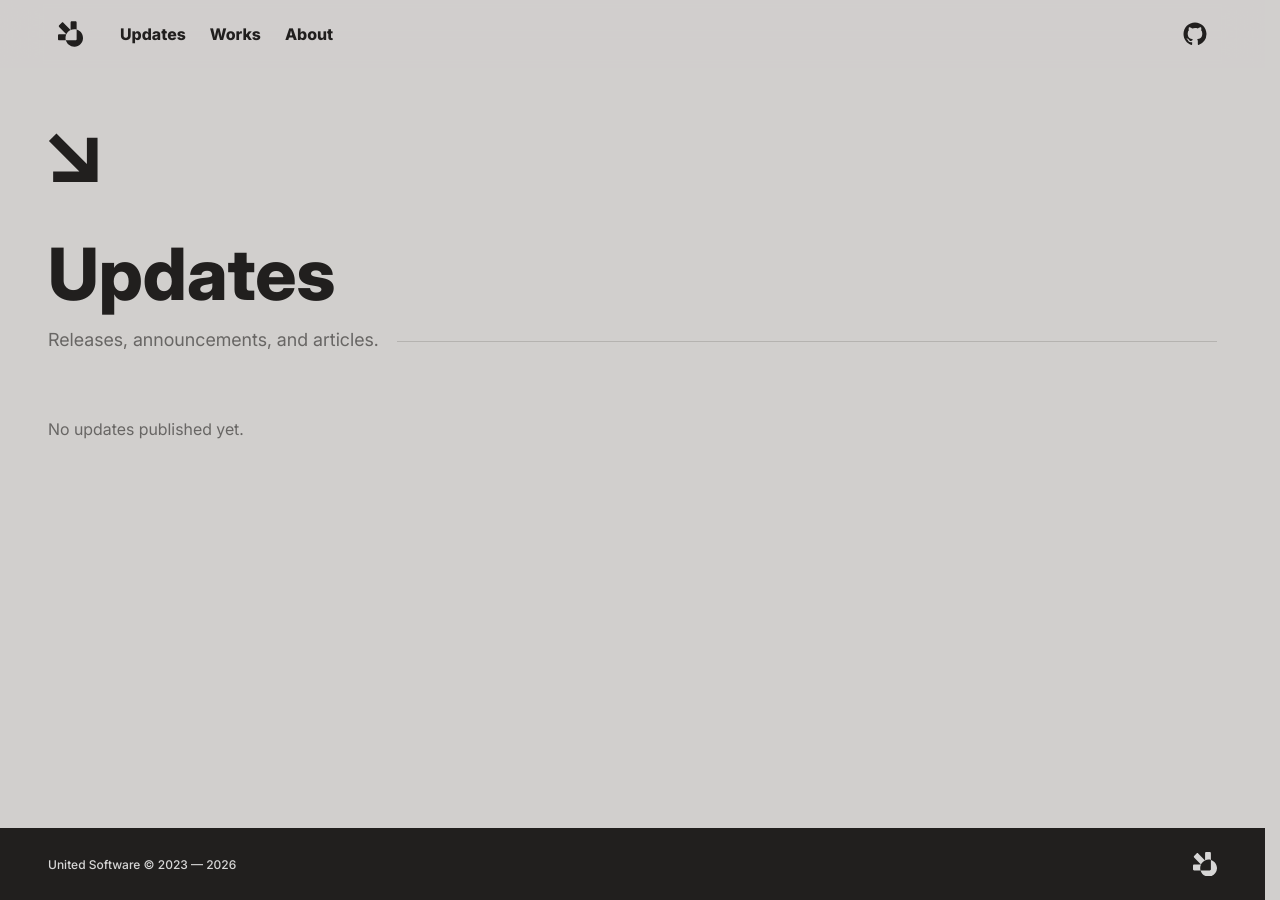
<file: updates/index.html>
<!doctype html>
<html lang="en">
	<head>
		<meta charset="utf-8" />
		<meta name="viewport" content="width=device-width, initial-scale=1, viewport-fit=cover" />

		<link rel="icon" type="image/svg+xml" href="/images/favicon/favicon.svg" />
		<link rel="apple-touch-icon" sizes="180x180" href="/images/favicon/apple-touch-icon.png" />

		<meta name="color-scheme" content="light dark" />
		<meta name="theme-color" content="#d1cfcd" media="(prefers-color-scheme: light)" />
		<meta name="theme-color" content="#211f1e" media="(prefers-color-scheme: dark)" />

		<meta property="og:type" content="website" />
		<meta property="og:site_name" content="United Software" />
		<meta property="og:locale" content="en_US" />

		<meta name="twitter:card" content="summary" />

		<link href="../_app/immutable/entry/start.Bu22ZG3q.js" rel="modulepreload">
		<link href="../_app/immutable/chunks/C_dJA5eh.js" rel="modulepreload">
		<link href="../_app/immutable/chunks/Cb4oqAB-.js" rel="modulepreload">
		<link href="../_app/immutable/entry/app.Bt2IRViW.js" rel="modulepreload">
		<link href="../_app/immutable/chunks/B0BvW1x3.js" rel="modulepreload">
		<link href="../_app/immutable/chunks/Cfug8aQt.js" rel="modulepreload">
		<link href="../_app/immutable/nodes/0.CoqZs3p4.js" rel="modulepreload">
		<link href="../_app/immutable/chunks/DPLobbOF.js" rel="modulepreload">
		<link href="../_app/immutable/chunks/OgOqD8cw.js" rel="modulepreload">
		<link href="../_app/immutable/nodes/4.DGuCWBTW.js" rel="modulepreload">
		<!--tk0old--><meta name="description" content="Releases, announcements, and articles from United Software."/><!----><title>Updates | United Software</title>
		<link href="../_app/immutable/assets/ArticleProse.GqdgV-Qk.css" rel="stylesheet">
		<link href="../_app/immutable/assets/components.WtM5uiN_.css" rel="stylesheet">
		<link href="../_app/immutable/assets/0.CFjIuSXX.css" rel="stylesheet">
		<link href="../_app/immutable/assets/4.B7z4Qj8M.css" rel="stylesheet">
	</head>
	<body data-sveltekit-preload-data="hover">
		<div style="display: contents"><!--[--><!--[0--><!--[--><div class="site-shell svelte-12qhfyh"><header class="site-header svelte-a8kxe2"><div class="site-header__inner svelte-a8kxe2"><a class="site-header__home svelte-a8kxe2" href="/" aria-label="United Software home"><svg class="brand-mark svelte-1om2nsy" viewBox="0 0 553 566" aria-hidden="true"><path d="M278.642 193.447C278.642 193.447 278.404 193.55 278.302 193.619L278.642 193.962V193.447Z"></path><path d="M412.149 182.914V397.325C412.149 411.976 400.383 423.882 385.828 423.882H173.327C197.131 509.077 276.772 570.632 369.88 565.726C468.054 560.544 547.593 480.29 552.728 381.233C557.591 287.289 496.551 206.932 412.149 182.914Z"></path><path d="M183.903 288.833C183.903 288.833 183.801 289.073 183.733 289.176H184.243L183.903 288.833Z"></path><path d="M412.149 182.914V26.557C412.149 11.906 400.383 0 385.828 0H304.963C290.442 0 278.642 11.8717 278.642 26.557V193.447C303.262 181.987 330.637 175.571 359.508 175.571C377.769 175.571 395.384 178.179 412.115 182.948L412.149 182.914Z"></path><path d="M278.302 193.585L119.292 33.1448C109.022 22.7827 92.3594 22.7827 82.0897 33.1448L24.8921 90.8564C14.6224 101.218 14.6224 118.031 24.8921 128.393L183.903 288.833C203.15 246.904 236.713 213.039 278.302 193.585Z"></path><path d="M183.767 289.176H26.3204C11.8 289.176 0 301.048 0 315.733V397.325C0 411.976 11.766 423.882 26.3204 423.882H173.361C168.634 407.001 166.05 389.194 166.05 370.803C166.05 341.672 172.409 314.052 183.767 289.21V289.176Z"></path></svg><!----></a> <nav class="site-header__nav svelte-a8kxe2" aria-label="Primary navigation"><!--[--><a class="site-header__nav-link svelte-a8kxe2" href="/updates" aria-current="page">Updates</a><a class="site-header__nav-link svelte-a8kxe2" href="/works">Works</a><a class="site-header__nav-link svelte-a8kxe2" href="/about">About</a><!--]--></nav> <a class="site-header__github svelte-a8kxe2" href="https://github.com/FoedusProgramme" target="_blank" rel="noreferrer" aria-label="United Software on GitHub"><svg class="icon svelte-1aaflua" viewBox="0 0 24 24" aria-hidden="true" focusable="false"><path fill-rule="evenodd" clip-rule="evenodd" d="M12 0.5C5.65 0.5 0.5 5.65 0.5 12c0 5.09 3.29 9.4 7.86 10.92.58.1.79-.25.79-.56v-2.14c-3.2.69-3.87-1.36-3.87-1.36-.52-1.33-1.28-1.68-1.28-1.68-1.05-.72.08-.71.08-.71 1.16.08 1.77 1.19 1.77 1.19 1.03 1.76 2.7 1.25 3.36.96.1-.75.4-1.25.73-1.54-2.55-.29-5.23-1.27-5.23-5.67 0-1.25.45-2.28 1.18-3.08-.12-.29-.51-1.46.11-3.04 0 0 .97-.31 3.16 1.18A11 11 0 0 1 12 6.08c.98 0 1.94.13 2.84.39C17.03 4.98 18 5.29 18 5.29c.62 1.58.23 2.75.11 3.04.73.8 1.18 1.83 1.18 3.08 0 4.41-2.69 5.38-5.25 5.66.42.36.79 1.06.79 2.14v3.15c0 .31.21.67.79.56A11.52 11.52 0 0 0 23.5 12C23.5 5.65 18.35 0.5 12 0.5Z"></path><!----></svg><!----></a></div></header><!----> <div class="site-shell__content svelte-12qhfyh"><!--[--><main class="route-page"><section class="route-page__section svelte-tk0old" aria-labelledby="updates-title"><header class="route-header svelte-iequ58"><div class="route-header__mark svelte-iequ58" aria-hidden="true"><svg class="icon svelte-1aaflua" viewBox="0 -960 960 960" aria-hidden="true" focusable="false"><path d="M266-753 627-392v-311h126v526H227v-126h311L177-664l89-89Z"></path><!----></svg><!----></div> <h1 id="updates-title" class="svelte-iequ58">Updates</h1> <div class="route-header__subtitle-row svelte-iequ58"><p class="route-header__subtitle svelte-iequ58">Releases, announcements, and articles.</p></div></header><!----> <!--[0--><p class="route-page__empty svelte-tk0old">No updates published yet.</p><!--]--></section></main><!--]--><!----></div> <footer class="site-footer svelte-4jwo3w"><div class="site-footer__bar svelte-4jwo3w"><div class="site-footer__inner svelte-4jwo3w"><p class="svelte-4jwo3w">United Software © 2023 — 2026</p> <span class="site-footer__mark svelte-4jwo3w"><svg class="brand-mark svelte-1om2nsy" viewBox="0 0 553 566" aria-hidden="true"><path d="M278.642 193.447C278.642 193.447 278.404 193.55 278.302 193.619L278.642 193.962V193.447Z"></path><path d="M412.149 182.914V397.325C412.149 411.976 400.383 423.882 385.828 423.882H173.327C197.131 509.077 276.772 570.632 369.88 565.726C468.054 560.544 547.593 480.29 552.728 381.233C557.591 287.289 496.551 206.932 412.149 182.914Z"></path><path d="M183.903 288.833C183.903 288.833 183.801 289.073 183.733 289.176H184.243L183.903 288.833Z"></path><path d="M412.149 182.914V26.557C412.149 11.906 400.383 0 385.828 0H304.963C290.442 0 278.642 11.8717 278.642 26.557V193.447C303.262 181.987 330.637 175.571 359.508 175.571C377.769 175.571 395.384 178.179 412.115 182.948L412.149 182.914Z"></path><path d="M278.302 193.585L119.292 33.1448C109.022 22.7827 92.3594 22.7827 82.0897 33.1448L24.8921 90.8564C14.6224 101.218 14.6224 118.031 24.8921 128.393L183.903 288.833C203.15 246.904 236.713 213.039 278.302 193.585Z"></path><path d="M183.767 289.176H26.3204C11.8 289.176 0 301.048 0 315.733V397.325C0 411.976 11.766 423.882 26.3204 423.882H173.361C168.634 407.001 166.05 389.194 166.05 370.803C166.05 341.672 172.409 314.052 183.767 289.21V289.176Z"></path></svg><!----></span></div></div></footer><!----></div><!--]--><!--]--> <!--[-1--><!--]--><!--]-->
			
			<script>
				{
					__sveltekit_q8w3ni = {
						base: new URL("..", location).pathname.slice(0, -1)
					};

					const element = document.currentScript.parentElement;

					Promise.all([
						import("../_app/immutable/entry/start.Bu22ZG3q.js"),
						import("../_app/immutable/entry/app.Bt2IRViW.js")
					]).then(([kit, app]) => {
						kit.start(app, element, {
							node_ids: [0, 4],
							data: [null,{type:"data",data:{updates:[]},uses:{}}],
							form: null,
							error: null
						});
					});
				}
			</script>
		</div>
	</body>
</html>
</file>
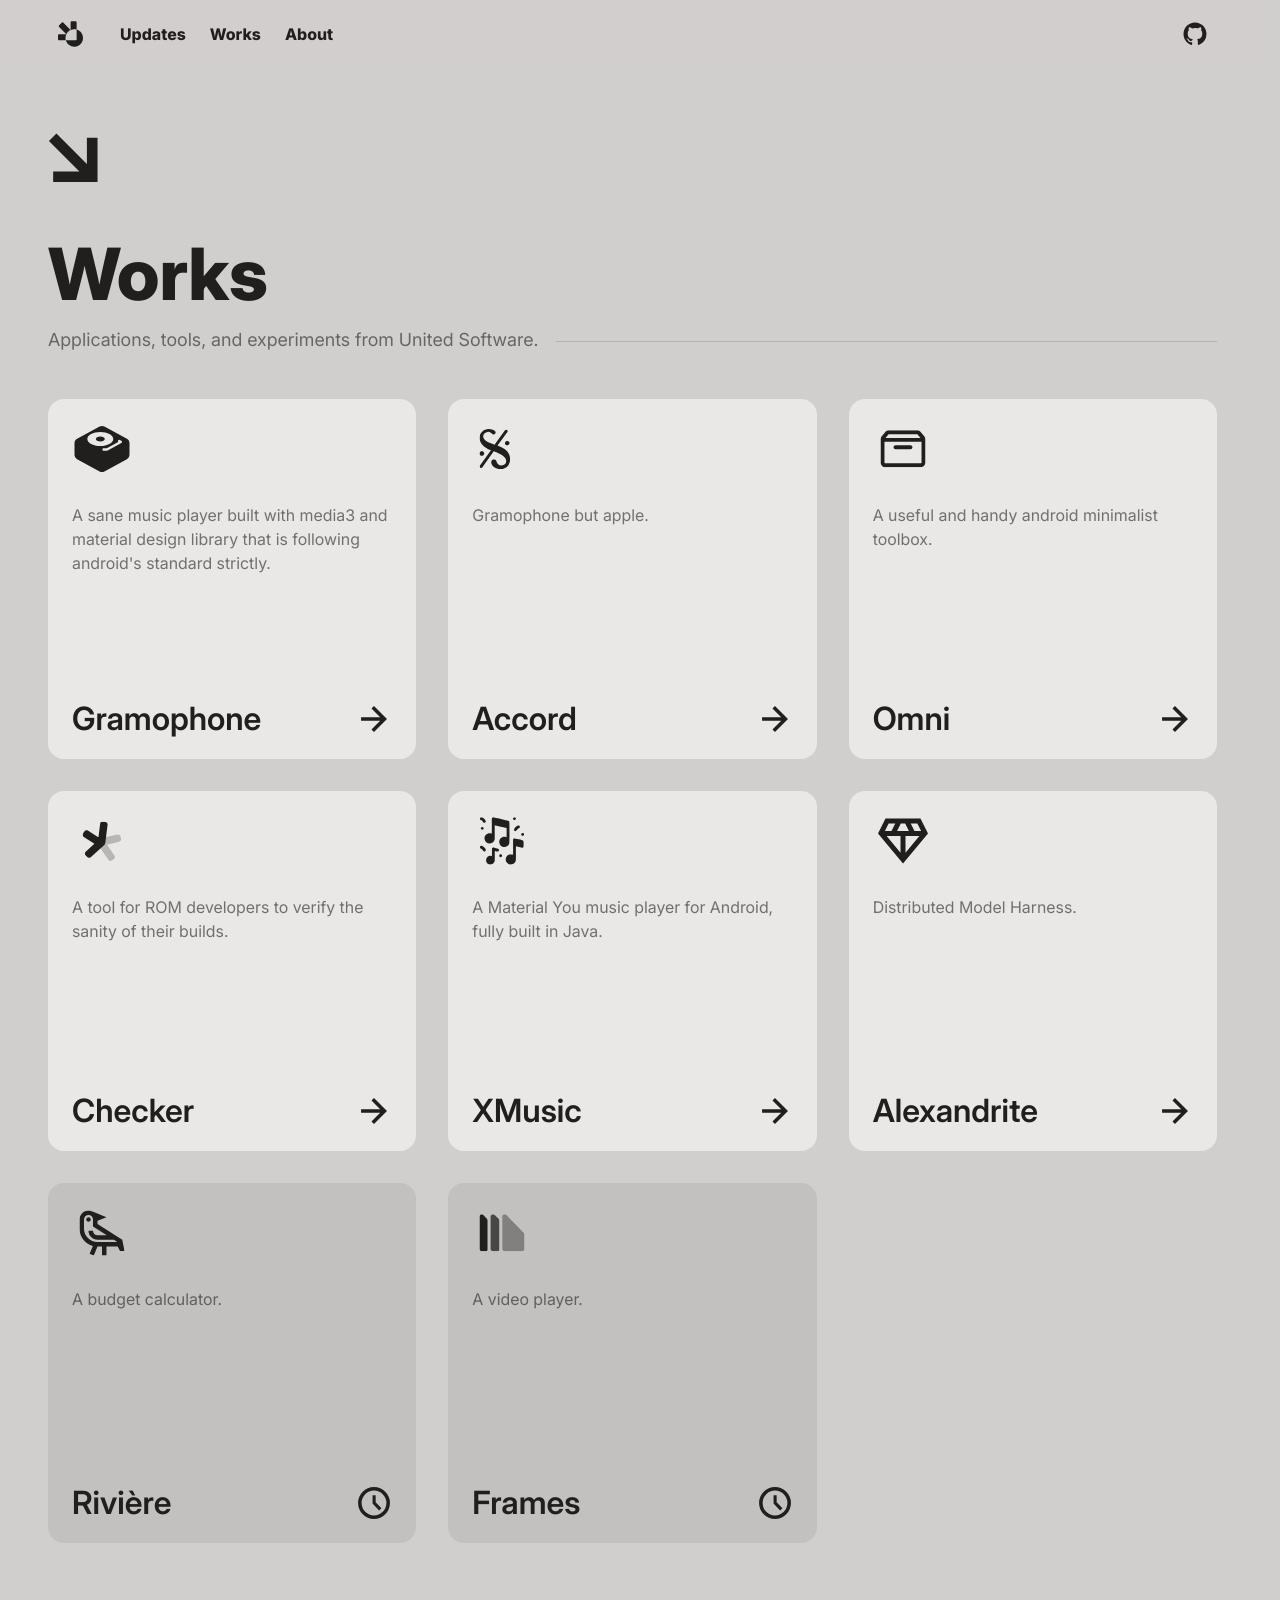
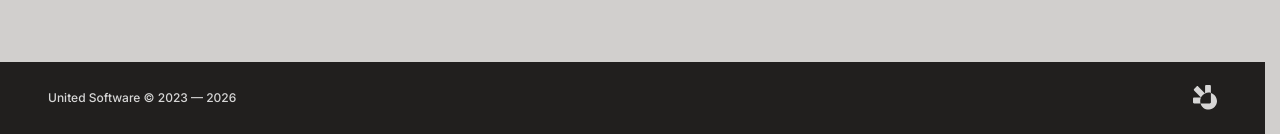
<file: works/index.html>
<!doctype html>
<html lang="en">
	<head>
		<meta charset="utf-8" />
		<meta name="viewport" content="width=device-width, initial-scale=1, viewport-fit=cover" />

		<link rel="icon" type="image/svg+xml" href="/images/favicon/favicon.svg" />
		<link rel="apple-touch-icon" sizes="180x180" href="/images/favicon/apple-touch-icon.png" />

		<meta name="color-scheme" content="light dark" />
		<meta name="theme-color" content="#d1cfcd" media="(prefers-color-scheme: light)" />
		<meta name="theme-color" content="#211f1e" media="(prefers-color-scheme: dark)" />

		<meta property="og:type" content="website" />
		<meta property="og:site_name" content="United Software" />
		<meta property="og:locale" content="en_US" />

		<meta name="twitter:card" content="summary" />

		<link href="../_app/immutable/entry/start.Bu22ZG3q.js" rel="modulepreload">
		<link href="../_app/immutable/chunks/C_dJA5eh.js" rel="modulepreload">
		<link href="../_app/immutable/chunks/Cb4oqAB-.js" rel="modulepreload">
		<link href="../_app/immutable/entry/app.Bt2IRViW.js" rel="modulepreload">
		<link href="../_app/immutable/chunks/B0BvW1x3.js" rel="modulepreload">
		<link href="../_app/immutable/chunks/Cfug8aQt.js" rel="modulepreload">
		<link href="../_app/immutable/nodes/0.CoqZs3p4.js" rel="modulepreload">
		<link href="../_app/immutable/chunks/DPLobbOF.js" rel="modulepreload">
		<link href="../_app/immutable/chunks/OgOqD8cw.js" rel="modulepreload">
		<link href="../_app/immutable/nodes/6.DZKTdpHL.js" rel="modulepreload">
		<link href="../_app/immutable/chunks/rZSEsp2H.js" rel="modulepreload">
		<!--12legpx--><meta name="description" content="Works from United Software."/><!----><title>Works | United Software</title>
		<link href="../_app/immutable/assets/ArticleProse.GqdgV-Qk.css" rel="stylesheet">
		<link href="../_app/immutable/assets/components.WtM5uiN_.css" rel="stylesheet">
		<link href="../_app/immutable/assets/0.CFjIuSXX.css" rel="stylesheet">
		<link href="../_app/immutable/assets/6.sDDHBCr3.css" rel="stylesheet">
	</head>
	<body data-sveltekit-preload-data="hover">
		<div style="display: contents"><!--[--><!--[0--><!--[--><div class="site-shell svelte-12qhfyh"><header class="site-header svelte-a8kxe2"><div class="site-header__inner svelte-a8kxe2"><a class="site-header__home svelte-a8kxe2" href="/" aria-label="United Software home"><svg class="brand-mark svelte-1om2nsy" viewBox="0 0 553 566" aria-hidden="true"><path d="M278.642 193.447C278.642 193.447 278.404 193.55 278.302 193.619L278.642 193.962V193.447Z"></path><path d="M412.149 182.914V397.325C412.149 411.976 400.383 423.882 385.828 423.882H173.327C197.131 509.077 276.772 570.632 369.88 565.726C468.054 560.544 547.593 480.29 552.728 381.233C557.591 287.289 496.551 206.932 412.149 182.914Z"></path><path d="M183.903 288.833C183.903 288.833 183.801 289.073 183.733 289.176H184.243L183.903 288.833Z"></path><path d="M412.149 182.914V26.557C412.149 11.906 400.383 0 385.828 0H304.963C290.442 0 278.642 11.8717 278.642 26.557V193.447C303.262 181.987 330.637 175.571 359.508 175.571C377.769 175.571 395.384 178.179 412.115 182.948L412.149 182.914Z"></path><path d="M278.302 193.585L119.292 33.1448C109.022 22.7827 92.3594 22.7827 82.0897 33.1448L24.8921 90.8564C14.6224 101.218 14.6224 118.031 24.8921 128.393L183.903 288.833C203.15 246.904 236.713 213.039 278.302 193.585Z"></path><path d="M183.767 289.176H26.3204C11.8 289.176 0 301.048 0 315.733V397.325C0 411.976 11.766 423.882 26.3204 423.882H173.361C168.634 407.001 166.05 389.194 166.05 370.803C166.05 341.672 172.409 314.052 183.767 289.21V289.176Z"></path></svg><!----></a> <nav class="site-header__nav svelte-a8kxe2" aria-label="Primary navigation"><!--[--><a class="site-header__nav-link svelte-a8kxe2" href="/updates">Updates</a><a class="site-header__nav-link svelte-a8kxe2" href="/works" aria-current="page">Works</a><a class="site-header__nav-link svelte-a8kxe2" href="/about">About</a><!--]--></nav> <a class="site-header__github svelte-a8kxe2" href="https://github.com/FoedusProgramme" target="_blank" rel="noreferrer" aria-label="United Software on GitHub"><svg class="icon svelte-1aaflua" viewBox="0 0 24 24" aria-hidden="true" focusable="false"><path fill-rule="evenodd" clip-rule="evenodd" d="M12 0.5C5.65 0.5 0.5 5.65 0.5 12c0 5.09 3.29 9.4 7.86 10.92.58.1.79-.25.79-.56v-2.14c-3.2.69-3.87-1.36-3.87-1.36-.52-1.33-1.28-1.68-1.28-1.68-1.05-.72.08-.71.08-.71 1.16.08 1.77 1.19 1.77 1.19 1.03 1.76 2.7 1.25 3.36.96.1-.75.4-1.25.73-1.54-2.55-.29-5.23-1.27-5.23-5.67 0-1.25.45-2.28 1.18-3.08-.12-.29-.51-1.46.11-3.04 0 0 .97-.31 3.16 1.18A11 11 0 0 1 12 6.08c.98 0 1.94.13 2.84.39C17.03 4.98 18 5.29 18 5.29c.62 1.58.23 2.75.11 3.04.73.8 1.18 1.83 1.18 3.08 0 4.41-2.69 5.38-5.25 5.66.42.36.79 1.06.79 2.14v3.15c0 .31.21.67.79.56A11.52 11.52 0 0 0 23.5 12C23.5 5.65 18.35 0.5 12 0.5Z"></path><!----></svg><!----></a></div></header><!----> <div class="site-shell__content svelte-12qhfyh"><!--[--><main class="route-page"><section class="route-page__section works-page__intro svelte-12legpx" aria-labelledby="works-title"><header class="route-header svelte-iequ58"><div class="route-header__mark svelte-iequ58" aria-hidden="true"><svg class="icon svelte-1aaflua" viewBox="0 -960 960 960" aria-hidden="true" focusable="false"><path d="M266-753 627-392v-311h126v526H227v-126h311L177-664l89-89Z"></path><!----></svg><!----></div> <h1 id="works-title" class="svelte-iequ58">Works</h1> <div class="route-header__subtitle-row svelte-iequ58"><p class="route-header__subtitle svelte-iequ58">Applications, tools, and experiments from United Software.</p></div></header><!----></section> <section class="works svelte-1we5vh9"><div class="works__inner svelte-1we5vh9"><!--[-1--><!--]--> <div class="works__grid svelte-1we5vh9"><!--[--><!--[0--><a class="work-card svelte-cnljjv" href="https://github.com/FoedusProgramme/Gramophone"><div class="work-card__top svelte-cnljjv"><span class="work-card__icon svelte-cnljjv" aria-hidden="true"><!--[--><svg class="icon svelte-1aaflua" viewBox="0 0 96 96" aria-hidden="true" focusable="false"><path d="M45.275 35.895C49.2349 35.895 52.445 34.1512 52.445 32C52.445 29.8489 49.2349 28.105 45.275 28.105C41.3151 28.105 38.105 29.8489 38.105 32C38.105 34.1512 41.3151 35.895 45.275 35.895Z"></path><path d="M87.83 31.725L51.835 12.09C49.445 10.785 46.56 10.785 44.17 12.09L8.17 31.725C5.6 33.13 4 35.825 4 38.75V57.245C4 60.175 5.6 62.87 8.17 64.27L44.165 83.905C46.555 85.21 49.44 85.21 51.83 83.905L87.825 64.27C90.395 62.865 91.995 60.17 91.995 57.245V38.75C91.995 35.82 90.395 33.125 87.825 31.725H87.83ZM45.275 43.26C33.83 43.26 24.55 38.22 24.55 32C24.55 25.78 33.83 20.74 45.275 20.74C56.72 20.74 66 25.78 66 32C66 38.22 56.72 43.26 45.275 43.26ZM78.96 38.47L57.11 50.39C56.815 50.55 56.485 50.635 56.15 50.635H50.655C49.55 50.635 48.655 49.74 48.655 48.635C48.655 47.53 49.55 46.635 50.655 46.635H55.64L73.99 36.625C73.495 36.01 73.39 35.135 73.795 34.405C74.325 33.435 75.545 33.085 76.51 33.615L78.965 34.965C79.605 35.315 80.005 35.99 80 36.72C79.995 37.45 79.6 38.125 78.96 38.475V38.47Z"></path><!----></svg><!--]--></span> <span class="work-card__mobile-action svelte-cnljjv" aria-hidden="true"><!--[0--><svg class="icon svelte-1aaflua" viewBox="0 -960 960 960" aria-hidden="true" focusable="false"><path d="m256-240-56-56 384-384H240v-80h480v480h-80v-344L256-240Z"></path><!----></svg><!--]--></span></div> <p class="work-card__description svelte-cnljjv">A sane music player built with media3 and material design library that is following android's standard strictly.</p> <div class="work-card__footer svelte-cnljjv"><h3 class="svelte-cnljjv">Gramophone</h3> <span class="work-card__desktop-action svelte-cnljjv"><span class="action-icon svelte-14fzyp1 action-icon--available" aria-hidden="true"><!--[0--><span class="action-icon__track svelte-14fzyp1" aria-hidden="true"><span class="action-icon__arrow action-icon__arrow--incoming svelte-14fzyp1"><svg class="icon svelte-1aaflua" viewBox="0 -960 960 960" aria-hidden="true" focusable="false"><path d="M645-433H135v-94h510L413-759l67-67 346 346-346 345-67-66 232-232Z"></path><!----></svg><!----></span> <span class="action-icon__arrow svelte-14fzyp1"><svg class="icon svelte-1aaflua" viewBox="0 -960 960 960" aria-hidden="true" focusable="false"><path d="M645-433H135v-94h510L413-759l67-67 346 346-346 345-67-66 232-232Z"></path><!----></svg><!----></span></span><!--]--></span><!----></span></div><!----></a><!--]--><!--[0--><a class="work-card svelte-cnljjv" href="https://github.com/FoedusProgramme/Accord"><div class="work-card__top svelte-cnljjv"><span class="work-card__icon svelte-cnljjv" aria-hidden="true"><!--[--><svg class="icon svelte-1aaflua" viewBox="0 0 96 96" aria-hidden="true" focusable="false"><svg x="12" y="16" width="49" height="64" viewBox="0 0 49 64"><path d="M28.813 26.483L44.689 4.84377C45.8419 3.27096 44.7499 1.05932 42.7974 1.00676C41.9977 0.986544 41.2386 1.35852 40.7718 2.00543L24.0677 25.0113C13.9681 21.9142 5.17969 18.3036 5.96313 10.8762C6.32035 7.5042 9.50286 4.96911 12.9573 4.62139C15.9491 4.31815 18.6282 6.0729 20.4387 7.85192C21.6767 9.06893 23.6699 9.06084 24.8511 7.78723L24.9201 7.71041C26.28 6.24272 26.0973 4.31815 24.2016 2.8909C21.7092 1.02293 18.1248 -0.121296 14.3091 0.00808642C6.60857 0.270895 1.90382 5.11871 0.519592 11.1876C-1.45324 19.836 4.20139 28.9049 18.3643 34.1934L0.71444 58.5336C-0.450584 60.1387 0.702262 62.3827 2.69133 62.3827C3.48695 62.3827 4.22981 61.9986 4.68445 61.3517L22.72 35.7582C35.1577 40.3755 42.704 45.3001 42.7568 51.2558C42.8014 56.0025 39.0344 58.2223 35.2714 58.2223C30.794 58.2223 28.1026 55.0888 27.2137 51.834C26.4952 49.1978 24.433 48.4296 22.2532 48.8258C20.4062 49.1978 17.9868 51.3084 18.9692 54.7168C20.4062 59.7102 25.6833 64.0041 33.8141 64.0041C43.1424 64.0041 47.9852 57.2317 48.8255 50.8151C49.9905 41.916 45.4603 32.1314 28.813 26.4871V26.483Z"></path><path d="M4.94831 42.6801C6.94955 42.0332 8.05368 39.9308 7.41637 37.9819C6.77906 36.0331 4.64386 34.9778 2.64667 35.6247C0.649491 36.2717 -0.458703 38.3741 0.17861 40.323C0.811863 42.2718 2.95112 43.3271 4.94831 42.6801Z"></path><path d="M43.4956 19.1325C41.543 19.6419 40.3658 21.5867 40.8611 23.4708C41.3563 25.355 43.3454 26.4709 45.2979 25.9574C47.2504 25.448 48.4276 23.5032 47.9324 21.6191C47.4331 19.7349 45.4481 18.619 43.4956 19.1325Z"></path></svg><!----></svg><!--]--></span> <span class="work-card__mobile-action svelte-cnljjv" aria-hidden="true"><!--[0--><svg class="icon svelte-1aaflua" viewBox="0 -960 960 960" aria-hidden="true" focusable="false"><path d="m256-240-56-56 384-384H240v-80h480v480h-80v-344L256-240Z"></path><!----></svg><!--]--></span></div> <p class="work-card__description svelte-cnljjv">Gramophone but apple.</p> <div class="work-card__footer svelte-cnljjv"><h3 class="svelte-cnljjv">Accord</h3> <span class="work-card__desktop-action svelte-cnljjv"><span class="action-icon svelte-14fzyp1 action-icon--available" aria-hidden="true"><!--[0--><span class="action-icon__track svelte-14fzyp1" aria-hidden="true"><span class="action-icon__arrow action-icon__arrow--incoming svelte-14fzyp1"><svg class="icon svelte-1aaflua" viewBox="0 -960 960 960" aria-hidden="true" focusable="false"><path d="M645-433H135v-94h510L413-759l67-67 346 346-346 345-67-66 232-232Z"></path><!----></svg><!----></span> <span class="action-icon__arrow svelte-14fzyp1"><svg class="icon svelte-1aaflua" viewBox="0 -960 960 960" aria-hidden="true" focusable="false"><path d="M645-433H135v-94h510L413-759l67-67 346 346-346 345-67-66 232-232Z"></path><!----></svg><!----></span></span><!--]--></span><!----></span></div><!----></a><!--]--><!--[0--><a class="work-card svelte-cnljjv" href="https://github.com/FoedusProgramme/Omni"><div class="work-card__top svelte-cnljjv"><span class="work-card__icon svelte-cnljjv" aria-hidden="true"><!--[--><svg class="icon svelte-1aaflua" viewBox="0 0 96 96" aria-hidden="true" focusable="false"><svg x="12" y="18" width="72" height="59" viewBox="0 0 72 59"><path d="M6.35196 18.5777V51.3754C6.35196 51.7531 6.47521 52.0647 6.71697 52.3102C6.95872 52.5557 7.27158 52.6737 7.65554 52.6737H64.3397C64.7189 52.6737 65.0318 52.5509 65.2783 52.3102C65.5248 52.0694 65.6433 51.7578 65.6433 51.3754V18.5777H6.35196ZM7.98262 59C5.86846 59 4.01027 58.2021 2.40806 56.6017C0.805846 55.0059 0 53.1505 0 51.0496V14.7866C0 13.8849 0.146948 13.0209 0.436105 12.2041C0.725262 11.3874 1.16137 10.6273 1.74442 9.93798L7.68872 2.77603C8.38554 1.87429 9.25301 1.185 10.2959 0.712891C11.3387 0.240778 12.4385 0.00472113 13.6046 0.00472113H58.3196C59.4809 0.00472113 60.5902 0.240778 61.6472 0.712891C62.7043 1.185 63.5765 1.87429 64.2734 2.77603L70.2603 10.0182C70.8434 10.7123 71.2747 11.4724 71.5686 12.3033C71.8578 13.1342 72.0047 14.0029 72.0047 14.9093V51.0496C72.0047 53.1552 71.2036 55.0059 69.5967 56.6017C67.9945 58.1974 66.1315 59 64.0221 59H7.98262ZM8.00632 12.2513H63.951L59.334 6.77483C59.1965 6.63791 59.0448 6.52933 58.8647 6.44907C58.6893 6.36881 58.5044 6.32632 58.3148 6.32632H13.6425C13.4529 6.32632 13.268 6.36881 13.0926 6.44907C12.9172 6.52933 12.7608 6.63791 12.6233 6.77483L8.00632 12.2513ZM47.9289 30.305H24.0664C22.3125 30.305 20.8904 28.8886 20.8904 27.1418C20.8904 25.395 22.3125 23.9786 24.0664 23.9786H47.9289C49.6828 23.9786 51.1049 25.395 51.1049 27.1418C51.1049 28.8886 49.6828 30.305 47.9289 30.305Z"></path></svg><!----></svg><!--]--></span> <span class="work-card__mobile-action svelte-cnljjv" aria-hidden="true"><!--[0--><svg class="icon svelte-1aaflua" viewBox="0 -960 960 960" aria-hidden="true" focusable="false"><path d="m256-240-56-56 384-384H240v-80h480v480h-80v-344L256-240Z"></path><!----></svg><!--]--></span></div> <p class="work-card__description svelte-cnljjv">A useful and handy android minimalist toolbox.</p> <div class="work-card__footer svelte-cnljjv"><h3 class="svelte-cnljjv">Omni</h3> <span class="work-card__desktop-action svelte-cnljjv"><span class="action-icon svelte-14fzyp1 action-icon--available" aria-hidden="true"><!--[0--><span class="action-icon__track svelte-14fzyp1" aria-hidden="true"><span class="action-icon__arrow action-icon__arrow--incoming svelte-14fzyp1"><svg class="icon svelte-1aaflua" viewBox="0 -960 960 960" aria-hidden="true" focusable="false"><path d="M645-433H135v-94h510L413-759l67-67 346 346-346 345-67-66 232-232Z"></path><!----></svg><!----></span> <span class="action-icon__arrow svelte-14fzyp1"><svg class="icon svelte-1aaflua" viewBox="0 -960 960 960" aria-hidden="true" focusable="false"><path d="M645-433H135v-94h510L413-759l67-67 346 346-346 345-67-66 232-232Z"></path><!----></svg><!----></span></span><!--]--></span><!----></span></div><!----></a><!--]--><!--[0--><a class="work-card svelte-cnljjv" href="https://github.com/FoedusProgramme/Checker"><div class="work-card__top svelte-cnljjv"><span class="work-card__icon svelte-cnljjv" aria-hidden="true"><!--[--><svg class="icon svelte-1aaflua" viewBox="0 0 96 96" aria-hidden="true" focusable="false"><svg x="17" y="17" width="61.55" height="62.94" viewBox="0 0 61.55 62.94"><path opacity="0.25" d="M61.44 27.46L60.53 23.56C60.03 21.41 57.88 20.07 55.73 20.58L31.38 26.27C29.23 26.77 27.89 28.92 28.4 31.07L29.15 34.28L28.16 34.95C26.33 36.19 25.86 38.68 27.1 40.5L41.15 61.18C42.39 63.01 44.88 63.48 46.7 62.24L50.01 59.99C51.84 58.75 52.31 56.26 51.07 54.44L39.76 37.79C39.43 37.31 39.69 36.64 40.26 36.51L58.46 32.26C60.61 31.76 61.95 29.61 61.44 27.46Z"></path><path d="M36.47 0.53L32.5 0.03C30.31 -0.25 28.31 1.31 28.03 3.5L25.44 24.11C25.38 24.6 24.83 24.86 24.41 24.59L8.28 14.38C6.41 13.2 3.94 13.75 2.76 15.62L0.62 19C-0.56 20.87 -0.00999994 23.34 1.86 24.52L18.24 34.89C18.62 35.13 18.66 35.66 18.33 35.96L4.93 48.05C3.29 49.53 3.16 52.06 4.64 53.7L7.32 56.67C8.8 58.31 11.33 58.44 12.97 56.96L33.8 38.17C35.23 36.88 36.15 35.11 36.39 33.2L39.93 5.01C40.21 2.82 38.65 0.82 36.46 0.54L36.47 0.53Z"></path></svg><!----></svg><!--]--></span> <span class="work-card__mobile-action svelte-cnljjv" aria-hidden="true"><!--[0--><svg class="icon svelte-1aaflua" viewBox="0 -960 960 960" aria-hidden="true" focusable="false"><path d="m256-240-56-56 384-384H240v-80h480v480h-80v-344L256-240Z"></path><!----></svg><!--]--></span></div> <p class="work-card__description svelte-cnljjv">A tool for ROM developers to verify the sanity of their builds.</p> <div class="work-card__footer svelte-cnljjv"><h3 class="svelte-cnljjv">Checker</h3> <span class="work-card__desktop-action svelte-cnljjv"><span class="action-icon svelte-14fzyp1 action-icon--available" aria-hidden="true"><!--[0--><span class="action-icon__track svelte-14fzyp1" aria-hidden="true"><span class="action-icon__arrow action-icon__arrow--incoming svelte-14fzyp1"><svg class="icon svelte-1aaflua" viewBox="0 -960 960 960" aria-hidden="true" focusable="false"><path d="M645-433H135v-94h510L413-759l67-67 346 346-346 345-67-66 232-232Z"></path><!----></svg><!----></span> <span class="action-icon__arrow svelte-14fzyp1"><svg class="icon svelte-1aaflua" viewBox="0 -960 960 960" aria-hidden="true" focusable="false"><path d="M645-433H135v-94h510L413-759l67-67 346 346-346 345-67-66 232-232Z"></path><!----></svg><!----></span></span><!--]--></span><!----></span></div><!----></a><!--]--><!--[0--><a class="work-card svelte-cnljjv" href="https://xmusic.unitedsoftware.org"><div class="work-card__top svelte-cnljjv"><span class="work-card__icon svelte-cnljjv" aria-hidden="true"><!--[--><svg class="icon svelte-1aaflua" viewBox="0 0 96 96" aria-hidden="true" focusable="false"><svg x="10" y="10" width="76" height="76" viewBox="0 0 400 402"><path fill-rule="evenodd" d="M18.095 1.967C10.616 8.260 13.185 23.397 21.740 23.445C26.436 23.471 34.195 30.522 39.035 39.160C44.738 49.340 56.661 50.431 61.430 41.209C69.752 25.116 31.620 -9.414 18.095 1.967M119.531 1.758C113.733 5.715 114.063 1.384 114.063 73.621C114.063 109.184 113.942 138.281 113.794 138.281C113.647 138.281 111.449 137.567 108.911 136.693C80.077 126.768 49.037 151.020 51.849 181.277C56.356 229.773 122.880 236.112 137.232 189.412C138.573 185.049 138.643 181.150 138.382 125.505C138.111 67.980 138.146 66.257 139.559 66.686C140.360 66.929 163.076 72.634 190.039 79.364L239.063 91.601 239.063 130.566C239.063 151.997 238.975 169.527 238.867 169.521C238.760 169.516 236.387 168.795 233.594 167.919C193.256 155.275 160.574 200.199 184.879 234.880C205.528 264.343 252.779 255.411 262.129 220.277C264.025 213.150 263.822 41.316 261.913 37.516C259.372 32.458 258.798 32.278 192.628 15.734C126.285 -0.852 123.996 -1.290 119.531 1.758M299.218 1.758C289.356 8.489 293.948 23.568 305.859 23.568C317.713 23.568 322.409 8.339 312.580 1.773C308.929 -0.665 302.779 -0.673 299.218 1.758M327.618 73.776C311.825 81.686 298.678 100.960 302.628 110.413C307.054 121.005 319.130 120.219 325.781 108.906C330.253 101.301 335.855 96.122 342.052 93.862C349.346 91.203 352.518 86.200 351.238 79.376C349.467 69.933 339.846 67.652 327.618 73.776M26.751 83.590C16.494 89.843 20.851 105.769 32.818 105.769C42.643 105.769 48.169 95.523 42.922 87.033C39.933 82.198 31.855 80.477 26.751 83.590M368.548 135.331C361.762 139.265 360.728 148.228 366.406 153.906C374.189 161.689 386.725 156.393 386.716 145.325C386.708 136.006 376.793 130.553 368.548 135.331M299.139 180.680C293.448 184.481 293.753 180.398 293.751 252.918L293.750 317.946 289.648 316.238C283.933 313.859 267.537 313.698 260.656 315.954C230.526 325.834 221.671 365.670 244.612 388.129C264.812 407.904 299.608 402.548 312.678 377.651C318.034 367.448 317.944 368.708 317.957 303.711C317.964 271.592 318.153 245.313 318.378 245.313C318.603 245.313 330.020 248.125 343.750 251.563C383.683 261.560 382.805 262.120 382.810 226.669C382.814 194.236 386.997 198.321 342.342 187.148C306.985 178.301 303.484 177.777 299.139 180.680M18.938 243.700C9.262 249.772 11.793 262.098 23.599 266.403C29.296 268.480 35.239 274.168 38.894 281.041C45.144 292.795 59.102 292.805 62.345 281.058C66.851 264.739 32.510 235.184 18.938 243.700M123.528 257.053C122.073 257.386 119.612 258.929 118.059 260.482L115.234 263.306 115.015 295.985L114.795 328.665 110.743 327.614C87.786 321.659 64.896 339.466 64.853 363.312C64.777 404.980 122.773 414.363 136.833 374.958C138.611 369.976 138.633 369.458 138.905 327.087C139.113 294.711 139.404 284.335 140.098 284.590C145.740 286.664 162.590 290.001 165.069 289.536C173.759 287.905 177.776 277.004 172.150 270.318C169.256 266.878 168.982 266.779 148.219 261.673C125.316 256.042 126.765 256.313 123.528 257.053M182.031 315.820C176.897 319.325 175.176 325.931 178.009 331.262C183.786 342.134 200.779 338.044 200.779 325.781C200.779 316.517 189.663 310.611 182.031 315.820"></path></svg><!----></svg><!--]--></span> <span class="work-card__mobile-action svelte-cnljjv" aria-hidden="true"><!--[0--><svg class="icon svelte-1aaflua" viewBox="0 -960 960 960" aria-hidden="true" focusable="false"><path d="m256-240-56-56 384-384H240v-80h480v480h-80v-344L256-240Z"></path><!----></svg><!--]--></span></div> <p class="work-card__description svelte-cnljjv">A Material You music player for Android, fully built in Java.</p> <div class="work-card__footer svelte-cnljjv"><h3 class="svelte-cnljjv">XMusic</h3> <span class="work-card__desktop-action svelte-cnljjv"><span class="action-icon svelte-14fzyp1 action-icon--available" aria-hidden="true"><!--[0--><span class="action-icon__track svelte-14fzyp1" aria-hidden="true"><span class="action-icon__arrow action-icon__arrow--incoming svelte-14fzyp1"><svg class="icon svelte-1aaflua" viewBox="0 -960 960 960" aria-hidden="true" focusable="false"><path d="M645-433H135v-94h510L413-759l67-67 346 346-346 345-67-66 232-232Z"></path><!----></svg><!----></span> <span class="action-icon__arrow svelte-14fzyp1"><svg class="icon svelte-1aaflua" viewBox="0 -960 960 960" aria-hidden="true" focusable="false"><path d="M645-433H135v-94h510L413-759l67-67 346 346-346 345-67-66 232-232Z"></path><!----></svg><!----></span></span><!--]--></span><!----></span></div><!----></a><!--]--><!--[0--><a class="work-card svelte-cnljjv" href="https://alexandrite.unitedsoftware.org"><div class="work-card__top svelte-cnljjv"><span class="work-card__icon svelte-cnljjv" aria-hidden="true"><!--[--><svg class="icon svelte-1aaflua" viewBox="0 -960 960 960" aria-hidden="true" focusable="false"><path d="M480-120 80-600l120-240h560l120 240-400 480Zm-95-520h190l-60-120h-70l-60 120Zm55 347v-267H218l222 267Zm80 0 222-267H520v267Zm144-347h106l-60-120H604l60 120Zm-474 0h106l60-120H250l-60 120Z"></path><!----></svg><!--]--></span> <span class="work-card__mobile-action svelte-cnljjv" aria-hidden="true"><!--[0--><svg class="icon svelte-1aaflua" viewBox="0 -960 960 960" aria-hidden="true" focusable="false"><path d="m256-240-56-56 384-384H240v-80h480v480h-80v-344L256-240Z"></path><!----></svg><!--]--></span></div> <p class="work-card__description svelte-cnljjv">Distributed Model Harness.</p> <div class="work-card__footer svelte-cnljjv"><h3 class="svelte-cnljjv">Alexandrite</h3> <span class="work-card__desktop-action svelte-cnljjv"><span class="action-icon svelte-14fzyp1 action-icon--available" aria-hidden="true"><!--[0--><span class="action-icon__track svelte-14fzyp1" aria-hidden="true"><span class="action-icon__arrow action-icon__arrow--incoming svelte-14fzyp1"><svg class="icon svelte-1aaflua" viewBox="0 -960 960 960" aria-hidden="true" focusable="false"><path d="M645-433H135v-94h510L413-759l67-67 346 346-346 345-67-66 232-232Z"></path><!----></svg><!----></span> <span class="action-icon__arrow svelte-14fzyp1"><svg class="icon svelte-1aaflua" viewBox="0 -960 960 960" aria-hidden="true" focusable="false"><path d="M645-433H135v-94h510L413-759l67-67 346 346-346 345-67-66 232-232Z"></path><!----></svg><!----></span></span><!--]--></span><!----></span></div><!----></a><!--]--><!--[-1--><article class="work-card svelte-cnljjv work-card--muted"><div class="work-card__top svelte-cnljjv"><span class="work-card__icon svelte-cnljjv" aria-hidden="true"><!--[--><svg class="icon svelte-1aaflua" viewBox="0 0 96 96" aria-hidden="true" focusable="false"><svg x="12" y="12" width="72" height="72" viewBox="0 0 72 72"><path d="M22.86 72L16.2 69.3L21.42 56.61C15.06 54.93 9.9 51.51 5.94 46.35C1.98 41.19 0 35.34 0 28.8V14.4C0 10.44 1.41 7.05 4.23 4.23C7.05 1.41 10.44 0 14.4 0C15.72 0 16.98 0.225 18.18 0.675C19.38 1.125 20.58 1.59 21.78 2.07L43.2 10.8L28.8 16.2V21.6L68.4 46.8L72 64.8H64.8L61.2 57.6H43.2V72H36V57.6H28.8L22.86 72ZM28.8 50.4H60.57L54.9 46.8H28.8C24.84 46.8 21.45 45.39 18.63 42.57C15.81 39.75 14.4 36.36 14.4 32.4H21.6C21.6 34.38 22.305 36.075 23.715 37.485C25.125 38.895 26.82 39.6 28.8 39.6H43.65L21.6 25.56V14.4C21.6 12.42 20.895 10.725 19.485 9.315C18.075 7.905 16.38 7.2 14.4 7.2C12.42 7.2 10.725 7.905 9.315 9.315C7.905 10.725 7.2 12.42 7.2 14.4V28.8C7.2 34.8 9.3 39.9 13.5 44.1C17.7 48.3 22.8 50.4 28.8 50.4ZM14.4 18C13.38 18 12.525 17.655 11.835 16.965C11.145 16.275 10.8 15.42 10.8 14.4C10.8 13.38 11.145 12.525 11.835 11.835C12.525 11.145 13.38 10.8 14.4 10.8C15.42 10.8 16.275 11.145 16.965 11.835C17.655 12.525 18 13.38 18 14.4C18 15.42 17.655 16.275 16.965 16.965C16.275 17.655 15.42 18 14.4 18Z"></path></svg><!----></svg><!--]--></span> <span class="work-card__mobile-action svelte-cnljjv"><!--[-1--><span class="action-icon svelte-14fzyp1 action-icon--small" role="img" aria-label="Coming soon"><!--[-1--><svg class="icon svelte-1aaflua" viewBox="0 -960 960 960" aria-hidden="true" focusable="false"><path d="m616-283 62-60-154-155.23V-689h-82v224.56L616-283ZM480.14-55Q392-55 314.62-88.37q-77.37-33.36-135.11-91.06-57.73-57.7-91.12-135.03Q55-391.78 55-479.89q0-88.11 33.58-165.6 33.59-77.48 91.02-134.91 57.43-57.43 134.82-91.52Q391.81-906 480-906q88.19 0 165.58 34.08 77.39 34.09 134.82 91.52 57.43 57.43 91.52 134.82Q906-568.19 906-480q0 88.19-34.08 165.58-34.09 77.39-91.52 134.82-57.43 57.43-134.77 91.02Q568.28-55 480.14-55ZM480-480Zm-.51 331Q616-149 713.5-245.5t97.5-234Q811-617 713.63-714t-233.62-97Q343-811 246-714.12 149-617.25 149-480q0 138 96.99 234.5t233.5 96.5Z"></path><!----></svg><!--]--></span><!--]--></span></div> <p class="work-card__description svelte-cnljjv">A budget calculator.</p> <div class="work-card__footer svelte-cnljjv"><h3 class="svelte-cnljjv">Rivière</h3> <span class="work-card__desktop-action svelte-cnljjv"><span class="action-icon svelte-14fzyp1" role="img" aria-label="Coming soon"><!--[-1--><svg class="icon svelte-1aaflua" viewBox="0 -960 960 960" aria-hidden="true" focusable="false"><path d="m616-283 62-60-154-155.23V-689h-82v224.56L616-283ZM480.14-55Q392-55 314.62-88.37q-77.37-33.36-135.11-91.06-57.73-57.7-91.12-135.03Q55-391.78 55-479.89q0-88.11 33.58-165.6 33.59-77.48 91.02-134.91 57.43-57.43 134.82-91.52Q391.81-906 480-906q88.19 0 165.58 34.08 77.39 34.09 134.82 91.52 57.43 57.43 91.52 134.82Q906-568.19 906-480q0 88.19-34.08 165.58-34.09 77.39-91.52 134.82-57.43 57.43-134.77 91.02Q568.28-55 480.14-55ZM480-480Zm-.51 331Q616-149 713.5-245.5t97.5-234Q811-617 713.63-714t-233.62-97Q343-811 246-714.12 149-617.25 149-480q0 138 96.99 234.5t233.5 96.5Z"></path><!----></svg><!--]--></span><!----></span></div><!----></article><!--]--><!--[-1--><article class="work-card svelte-cnljjv work-card--muted"><div class="work-card__top svelte-cnljjv"><span class="work-card__icon svelte-cnljjv" aria-hidden="true"><!--[--><svg class="icon svelte-1aaflua" viewBox="0 0 96 96" aria-hidden="true" focusable="false"><svg x="12" y="18" width="72" height="59.1781" viewBox="0 0 72 59.1781"><path d="M11.7706 7.21251L6.14812 1.14821C3.874 -1.30462 0 0.433316 0 3.89687V55.2955C0 57.4401 1.61131 59.1781 3.59974 59.1781H10.5364C11.8048 59.1781 12.8219 58.0688 12.8219 56.7129V9.96116C12.8219 8.92579 12.4448 7.93973 11.7706 7.21251Z"></path><path d="M30.4294 7.21251L24.3745 1.14821C21.9254 -1.30462 17.7534 0.433316 17.7534 3.89687V55.2955C17.7534 57.4401 19.4887 59.1781 21.6301 59.1781H29.1003C30.4663 59.1781 31.5616 58.0688 31.5616 56.7129V9.96116C31.5616 8.92579 31.1555 7.93973 30.4294 7.21251Z" fill-opacity="0.75"></path><path d="M69.893 28.9059L42.9337 1.14821C40.5514 -1.30462 36.4931 0.433317 36.4931 3.89687V55.2955C36.4931 57.4401 38.1811 59.1781 40.2641 59.1781H68.229C70.312 59.1781 72 57.4401 72 55.2955V34.1444C72 32.1846 71.2458 30.2987 69.893 28.9182V28.9059Z" fill-opacity="0.4"></path></svg><!----></svg><!--]--></span> <span class="work-card__mobile-action svelte-cnljjv"><!--[-1--><span class="action-icon svelte-14fzyp1 action-icon--small" role="img" aria-label="Coming soon"><!--[-1--><svg class="icon svelte-1aaflua" viewBox="0 -960 960 960" aria-hidden="true" focusable="false"><path d="m616-283 62-60-154-155.23V-689h-82v224.56L616-283ZM480.14-55Q392-55 314.62-88.37q-77.37-33.36-135.11-91.06-57.73-57.7-91.12-135.03Q55-391.78 55-479.89q0-88.11 33.58-165.6 33.59-77.48 91.02-134.91 57.43-57.43 134.82-91.52Q391.81-906 480-906q88.19 0 165.58 34.08 77.39 34.09 134.82 91.52 57.43 57.43 91.52 134.82Q906-568.19 906-480q0 88.19-34.08 165.58-34.09 77.39-91.52 134.82-57.43 57.43-134.77 91.02Q568.28-55 480.14-55ZM480-480Zm-.51 331Q616-149 713.5-245.5t97.5-234Q811-617 713.63-714t-233.62-97Q343-811 246-714.12 149-617.25 149-480q0 138 96.99 234.5t233.5 96.5Z"></path><!----></svg><!--]--></span><!--]--></span></div> <p class="work-card__description svelte-cnljjv">A video player.</p> <div class="work-card__footer svelte-cnljjv"><h3 class="svelte-cnljjv">Frames</h3> <span class="work-card__desktop-action svelte-cnljjv"><span class="action-icon svelte-14fzyp1" role="img" aria-label="Coming soon"><!--[-1--><svg class="icon svelte-1aaflua" viewBox="0 -960 960 960" aria-hidden="true" focusable="false"><path d="m616-283 62-60-154-155.23V-689h-82v224.56L616-283ZM480.14-55Q392-55 314.62-88.37q-77.37-33.36-135.11-91.06-57.73-57.7-91.12-135.03Q55-391.78 55-479.89q0-88.11 33.58-165.6 33.59-77.48 91.02-134.91 57.43-57.43 134.82-91.52Q391.81-906 480-906q88.19 0 165.58 34.08 77.39 34.09 134.82 91.52 57.43 57.43 91.52 134.82Q906-568.19 906-480q0 88.19-34.08 165.58-34.09 77.39-91.52 134.82-57.43 57.43-134.77 91.02Q568.28-55 480.14-55ZM480-480Zm-.51 331Q616-149 713.5-245.5t97.5-234Q811-617 713.63-714t-233.62-97Q343-811 246-714.12 149-617.25 149-480q0 138 96.99 234.5t233.5 96.5Z"></path><!----></svg><!--]--></span><!----></span></div><!----></article><!--]--><!--]--></div></div></section><!----></main><!--]--><!----></div> <footer class="site-footer svelte-4jwo3w"><div class="site-footer__bar svelte-4jwo3w"><div class="site-footer__inner svelte-4jwo3w"><p class="svelte-4jwo3w">United Software © 2023 — 2026</p> <span class="site-footer__mark svelte-4jwo3w"><svg class="brand-mark svelte-1om2nsy" viewBox="0 0 553 566" aria-hidden="true"><path d="M278.642 193.447C278.642 193.447 278.404 193.55 278.302 193.619L278.642 193.962V193.447Z"></path><path d="M412.149 182.914V397.325C412.149 411.976 400.383 423.882 385.828 423.882H173.327C197.131 509.077 276.772 570.632 369.88 565.726C468.054 560.544 547.593 480.29 552.728 381.233C557.591 287.289 496.551 206.932 412.149 182.914Z"></path><path d="M183.903 288.833C183.903 288.833 183.801 289.073 183.733 289.176H184.243L183.903 288.833Z"></path><path d="M412.149 182.914V26.557C412.149 11.906 400.383 0 385.828 0H304.963C290.442 0 278.642 11.8717 278.642 26.557V193.447C303.262 181.987 330.637 175.571 359.508 175.571C377.769 175.571 395.384 178.179 412.115 182.948L412.149 182.914Z"></path><path d="M278.302 193.585L119.292 33.1448C109.022 22.7827 92.3594 22.7827 82.0897 33.1448L24.8921 90.8564C14.6224 101.218 14.6224 118.031 24.8921 128.393L183.903 288.833C203.15 246.904 236.713 213.039 278.302 193.585Z"></path><path d="M183.767 289.176H26.3204C11.8 289.176 0 301.048 0 315.733V397.325C0 411.976 11.766 423.882 26.3204 423.882H173.361C168.634 407.001 166.05 389.194 166.05 370.803C166.05 341.672 172.409 314.052 183.767 289.21V289.176Z"></path></svg><!----></span></div></div></footer><!----></div><!--]--><!--]--> <!--[-1--><!--]--><!--]-->
			
			<script>
				{
					__sveltekit_q8w3ni = {
						base: new URL("..", location).pathname.slice(0, -1)
					};

					const element = document.currentScript.parentElement;

					Promise.all([
						import("../_app/immutable/entry/start.Bu22ZG3q.js"),
						import("../_app/immutable/entry/app.Bt2IRViW.js")
					]).then(([kit, app]) => {
						kit.start(app, element, {
							node_ids: [0, 6],
							data: [null,null],
							form: null,
							error: null
						});
					});
				}
			</script>
		</div>
	</body>
</html>
</file>
<file: _app/immutable/assets/ArticleProse.GqdgV-Qk.css>
.article-prose.svelte-1hgqier{--article-wide-max-width:calc(100vw - var(--fp-space-page) * 2);min-width:0;color:var(--on-surface);font-size:17px;line-height:1.7;container-type:inline-size}.article-prose.svelte-1hgqier>:first-child{margin-top:0}.article-prose.svelte-1hgqier>:last-child{margin-bottom:0}.article-prose.svelte-1hgqier p,.article-prose.svelte-1hgqier ul,.article-prose.svelte-1hgqier ol,.article-prose.svelte-1hgqier blockquote,.article-prose.svelte-1hgqier figure,.article-prose.svelte-1hgqier .article-gallery,.article-prose.svelte-1hgqier pre,.article-prose.svelte-1hgqier .article-table,.article-prose.svelte-1hgqier details,.article-prose.svelte-1hgqier hr{margin:0 0 1.25em}.article-prose.svelte-1hgqier p{overflow-wrap:break-word}.article-prose.svelte-1hgqier h1,.article-prose.svelte-1hgqier h2,.article-prose.svelte-1hgqier h3,.article-prose.svelte-1hgqier h4,.article-prose.svelte-1hgqier h5,.article-prose.svelte-1hgqier h6{letter-spacing:-.01em;color:var(--on-surface);text-wrap:balance;margin:1.8em 0 .6em;font-weight:600;line-height:1.2}.article-prose.svelte-1hgqier h1{font-size:clamp(28px,3.4vw,36px);font-weight:700}.article-prose.svelte-1hgqier h2{margin-top:1.4em;font-size:clamp(24px,2.6vw,28px)}.article-prose.svelte-1hgqier h3{font-size:22px}.article-prose.svelte-1hgqier h4{font-size:18px}.article-prose.svelte-1hgqier h5{font-size:16px}.article-prose.svelte-1hgqier h6{letter-spacing:0;text-transform:uppercase;color:var(--on-surface-secondary);font-size:12px;font-weight:700}.article-prose.svelte-1hgqier :is(h1,h2,h3,h4,h5,h6)+:is(h1,h2,h3,h4,h5,h6){margin-top:.8em}.article-prose.svelte-1hgqier a{color:var(--orange);text-underline-offset:3px;text-decoration:underline;text-decoration-thickness:1px;transition:color .15s}.article-prose.svelte-1hgqier a:hover{color:var(--lightningcss-light,#c64500)var(--lightningcss-dark,var(--yellow))}.article-prose.svelte-1hgqier strong{font-weight:700}.article-prose.svelte-1hgqier em{font-style:italic}.article-prose.svelte-1hgqier del,.article-prose.svelte-1hgqier s{text-decoration-thickness:1px}.article-prose.svelte-1hgqier mark{background:linear-gradient(to top, color-mix(in srgb, var(--orange) 38%, transparent) 38%, transparent 38%);color:inherit;padding:0 .1em}.article-prose.svelte-1hgqier .spoiler{-webkit-box-decoration-break:clone;box-decoration-break:clone;border-radius:4px;padding:0 .15em;transition:background-color .15s,color .15s}.article-prose.svelte-1hgqier .spoiler:not(.is-revealed){background:var(--on-surface-tertiary);color:#0000;cursor:pointer;-webkit-user-select:none;user-select:none}.article-prose.svelte-1hgqier .spoiler:not(.is-revealed):hover{background:var(--on-surface-secondary)}.article-prose.svelte-1hgqier .spoiler:not(.is-revealed):focus-visible{outline:2px solid var(--orange);outline-offset:2px}.article-prose.svelte-1hgqier .spoiler:not(.is-revealed) *{color:#0000;background:0 0;border-color:#0000;text-decoration-color:#0000}.article-prose.svelte-1hgqier .spoiler:not(.is-revealed) img{visibility:hidden}.article-prose.svelte-1hgqier .spoiler.is-revealed{background:var(--surface-variant)}.article-prose.svelte-1hgqier abbr[title]{-webkit-text-decoration:underline dotted;text-decoration:underline dotted;-webkit-text-decoration-color:var(--on-surface-tertiary);text-decoration-color:var(--on-surface-tertiary);text-underline-offset:3px;cursor:help}.article-prose.svelte-1hgqier sup,.article-prose.svelte-1hgqier sub{font-size:inherit;line-height:inherit;vertical-align:baseline}.article-prose.svelte-1hgqier sup{font-feature-settings:"sups"}.article-prose.svelte-1hgqier sub{font-feature-settings:"subs"}.article-prose.svelte-1hgqier kbd{border:1.5px solid var(--on-surface-tertiary);color:var(--on-surface);white-space:nowrap;border-radius:4px;padding-inline:.25em;font-family:ui-monospace,SFMono-Regular,Menlo,Consolas,monospace;font-size:.875em;font-weight:500;line-height:1.25em}.article-prose.svelte-1hgqier hr{background:var(--outline);border:0;width:100%;height:1px;margin:2.4em 0}.article-prose.svelte-1hgqier blockquote{border-left:3px solid var(--outline);color:var(--on-surface-secondary);padding:4px 0 4px 20px;font-style:italic}.article-prose.svelte-1hgqier blockquote>:first-child{margin-top:0}.article-prose.svelte-1hgqier blockquote>:last-child{margin-bottom:0}.article-prose.svelte-1hgqier blockquote p+p{margin-top:.8em}.article-prose.svelte-1hgqier ul,.article-prose.svelte-1hgqier ol{padding-left:1.4em}.article-prose.svelte-1hgqier ul,.article-prose.svelte-1hgqier ul ul,.article-prose.svelte-1hgqier ol ul{list-style:outside}.article-prose.svelte-1hgqier li{overflow-wrap:break-word;margin:.25em 0;line-height:1.7}.article-prose.svelte-1hgqier li::marker{color:var(--on-surface-tertiary)}.article-prose.svelte-1hgqier li>ul,.article-prose.svelte-1hgqier li>ol{margin:0}.article-prose.svelte-1hgqier li li{margin:.1em 0}.article-prose.svelte-1hgqier li>p{margin:0}.article-prose.svelte-1hgqier li>p+p{margin-top:.6em}.article-prose.svelte-1hgqier ul.contains-task-list{padding-left:1.4em;list-style:none}.article-prose.svelte-1hgqier li.task-list-item{text-indent:0;margin-left:0;padding-left:0;list-style:none}.article-prose.svelte-1hgqier input.task-list-item-checkbox{appearance:none;border:1.5px solid var(--on-surface-tertiary);vertical-align:-.16em;opacity:1;pointer-events:none;background:0 0;border-radius:4px;width:1.05em;height:1.05em;margin:0 .5em 0 -1.4em}.article-prose.svelte-1hgqier input.task-list-item-checkbox:checked{border-color:var(--orange);background-color:var(--orange);background-image:url("data:image/svg+xml;charset=utf-8,%3Csvg xmlns='http://www.w3.org/2000/svg' viewBox='0 0 16 16'%3E%3Cpath fill='none' stroke='white' stroke-width='2.5' stroke-linecap='round' stroke-linejoin='round' d='M3.5 8.5l3 3 6-7'/%3E%3C/svg%3E");background-position:50%;background-repeat:no-repeat;background-size:80%}.article-prose.svelte-1hgqier input.task-list-item-checkbox:disabled{cursor:default;opacity:1}.article-prose.svelte-1hgqier .article-table{width:max-content;min-width:100%;max-width:var(--article-wide-max-width);margin-left:50%;display:block;overflow:auto hidden;transform:translate(-50%)}.article-prose.svelte-1hgqier table{border-collapse:collapse;border-spacing:0;width:100%;font-size:15px;line-height:1.5}.article-prose.svelte-1hgqier thead tr,.article-prose.svelte-1hgqier tbody tr:not(:last-child){border-bottom:1px solid var(--outline)}.article-prose.svelte-1hgqier th{letter-spacing:0;text-transform:uppercase;text-align:left;color:var(--on-surface-secondary);white-space:nowrap;padding:10px 14px;font-size:12px;font-weight:700}.article-prose.svelte-1hgqier td{vertical-align:top;padding:12px 14px}.article-prose.svelte-1hgqier figure{width:min(max(100%, calc(100% * var(--article-image-scale,1))), var(--article-wide-max-width));margin:1.5em 0 1.5em 50%;position:relative;transform:translate(-50%)}.article-prose.svelte-1hgqier img,.article-prose.svelte-1hgqier figure img{background:var(--surface);border-radius:12px;width:100%;max-width:none;height:auto;display:block}.article-prose.svelte-1hgqier>img{width:min(max(100%, calc(100% * var(--article-image-scale,1))), var(--article-wide-max-width));margin-left:50%;transform:translate(-50%)}.article-prose.svelte-1hgqier figcaption{color:var(--on-surface-tertiary);text-align:left;text-wrap:balance;align-items:center;gap:.45em;font-size:13px;line-height:1.5;display:flex}.article-prose.svelte-1hgqier figcaption:before{content:"↑";color:var(--orange);flex:none;font-weight:700}.article-prose.svelte-1hgqier figure:not(.article-gallery__figure)>figcaption{background:color-mix(in srgb, var(--background) 82%, transparent);-webkit-backdrop-filter:blur(14px);backdrop-filter:blur(14px);max-width:min(70%,42ch);color:var(--on-surface-secondary);border-radius:8px;padding:6px 8px;position:absolute;bottom:12px;right:12px}.article-prose.svelte-1hgqier .article-gallery{box-sizing:border-box;overscroll-behavior-inline:contain;scroll-snap-type:x mandatory;scrollbar-width:none;gap:16px;width:100vw;min-width:100%;margin-left:50%;padding-inline:max(0px,50vw - 50cqw);scroll-padding-inline:max(0px,50vw - 50cqw);display:flex;overflow:auto hidden;transform:translate(-50%)}.article-prose.svelte-1hgqier .article-gallery>figure{flex:0 0 min(max(100cqw, calc(100cqw * var(--article-image-scale,1))), var(--article-wide-max-width));scroll-snap-align:center;width:auto;margin:0;transform:none}.article-prose.svelte-1hgqier .article-gallery>figure>figcaption{width:min(100%,100cqw);color:var(--on-surface-tertiary);margin:10px auto 0}.article-prose.svelte-1hgqier .article-gallery__controls{flex:none;gap:4px;margin-left:auto;display:inline-flex}.article-prose.svelte-1hgqier .article-gallery__control{border:1px solid var(--outline);background:var(--surface);width:28px;height:24px;color:var(--on-surface-secondary);font:inherit;cursor:pointer;border-radius:999px;place-items:center;padding:0;font-size:14px;line-height:1;transition:background-color .15s,color .15s,border-color .15s;display:inline-grid}.article-prose.svelte-1hgqier .article-gallery__control:hover{border-color:color-mix(in srgb, var(--orange) 50%, transparent);background:var(--surface-variant);color:var(--orange)}.article-prose.svelte-1hgqier .article-gallery__control:disabled{cursor:default;opacity:.36}.article-prose.svelte-1hgqier .article-gallery__control:disabled:hover{border-color:var(--outline);background:var(--surface);color:var(--on-surface-secondary)}.article-prose.svelte-1hgqier code{background:var(--surface-variant);overflow-wrap:anywhere;border-radius:5px;padding:2px 6px;font-family:ui-monospace,SFMono-Regular,Menlo,Consolas,monospace;font-size:.9em}.article-prose.svelte-1hgqier a code{color:inherit}.article-prose.svelte-1hgqier pre{width:max-content;min-width:100%;max-width:var(--article-wide-max-width);background:var(--surface-variant);tab-size:2;border-radius:12px;margin-left:50%;padding:18px 20px;font-size:14px;line-height:1.6;overflow-x:auto;transform:translate(-50%)}.article-prose.svelte-1hgqier pre code{font-size:inherit;background:0 0;border-radius:0;padding:0}.article-prose.svelte-1hgqier .shiki{background:var(--surface-variant)!important}.article-prose.svelte-1hgqier details{border:1px solid var(--outline);background:var(--surface);border-radius:12px;padding:12px 16px}.article-prose.svelte-1hgqier details[open]{padding-bottom:16px}.article-prose.svelte-1hgqier summary{cursor:pointer;color:var(--on-surface);font-weight:600;list-style:none}.article-prose.svelte-1hgqier summary::-webkit-details-marker{display:none}.article-prose.svelte-1hgqier summary:before{content:"";border:4px solid #0000;border-left-color:var(--on-surface-secondary);vertical-align:2px;width:0;height:0;margin-right:10px;transition:transform .15s;display:inline-block}.article-prose.svelte-1hgqier details[open]>summary:before{transform:rotate(90deg)}.article-prose.svelte-1hgqier details>:nth-child(2){margin-top:12px}.article-prose.svelte-1hgqier details>:last-child{margin-bottom:0}.article-prose.svelte-1hgqier .article-table,.article-prose.svelte-1hgqier pre{scrollbar-color:color-mix(in srgb, var(--on-surface) 24%, transparent) transparent;scrollbar-width:thin}.article-prose.svelte-1hgqier .article-gallery::-webkit-scrollbar{display:none}.article-prose.svelte-1hgqier .article-gallery::-webkit-scrollbar{width:10px;height:10px}.article-prose.svelte-1hgqier .article-table::-webkit-scrollbar{width:10px;height:10px}.article-prose.svelte-1hgqier pre::-webkit-scrollbar{width:10px;height:10px}.article-prose.svelte-1hgqier .article-table::-webkit-scrollbar-track{background:0 0}.article-prose.svelte-1hgqier pre::-webkit-scrollbar-track{background:0 0}.article-prose.svelte-1hgqier .article-table::-webkit-scrollbar-thumb{background:color-mix(in srgb, var(--on-surface) 24%, transparent);background-clip:content-box;border:3px solid #0000;border-radius:999px}.article-prose.svelte-1hgqier pre::-webkit-scrollbar-thumb{background:color-mix(in srgb, var(--on-surface) 24%, transparent);background-clip:content-box;border:3px solid #0000;border-radius:999px}.article-prose.svelte-1hgqier .article-table:hover::-webkit-scrollbar-thumb{background-color:color-mix(in srgb, var(--orange) 58%, transparent)}.article-prose.svelte-1hgqier pre:hover::-webkit-scrollbar-thumb{background-color:color-mix(in srgb, var(--orange) 58%, transparent)}.article-prose.svelte-1hgqier .article-table::-webkit-scrollbar-corner{background:0 0}.article-prose.svelte-1hgqier pre::-webkit-scrollbar-corner{background:0 0}@media (prefers-color-scheme:dark){.article-prose.svelte-1hgqier .shiki,.article-prose.svelte-1hgqier .shiki span{color:var(--shiki-dark)!important;background-color:var(--shiki-dark-bg)!important;font-style:var(--shiki-dark-font-style)!important;font-weight:var(--shiki-dark-font-weight)!important;-webkit-text-decoration:var(--shiki-dark-text-decoration)!important;text-decoration:var(--shiki-dark-text-decoration)!important}}@media (width<=640px){.article-prose.svelte-1hgqier{font-size:16px}.article-prose.svelte-1hgqier pre{border-radius:10px;padding:14px 16px}.article-prose.svelte-1hgqier th,.article-prose.svelte-1hgqier td{padding:10px 12px}}
</file>
<file: _app/immutable/assets/components.WtM5uiN_.css>
.brand-logo.svelte-1m7b7pg{-webkit-user-select:text;user-select:text;width:100%;display:block;position:relative}.brand-logo__vector.svelte-1m7b7pg{fill:currentColor;pointer-events:none;-webkit-user-select:none;user-select:none;width:100%;height:auto;display:block}.brand-logo__selectable.svelte-1m7b7pg{z-index:1;pointer-events:auto;-webkit-user-select:text;user-select:text;width:100%;height:100%;display:block;position:absolute;inset:0;overflow:hidden}.brand-logo__selectable.svelte-1m7b7pg text:where(.svelte-1m7b7pg){fill:#0000;font-family:var(--font-sans);-webkit-user-select:text;user-select:text;font-weight:800}.brand-logo__selectable.svelte-1m7b7pg text:where(.svelte-1m7b7pg)::selection{background:color-mix(in srgb, var(--orange) 28%, transparent);color:#0000}.brand-mark.svelte-1om2nsy{fill:currentColor;width:100%;height:100%;display:block}.hero-artwork.svelte-1lqsqbe{--hero-artwork-radius:16px;--hero-artwork-size:var(--hero-content-size,518.25px);width:var(--hero-artwork-size);height:var(--hero-artwork-size);aspect-ratio:1;min-width:0;padding:calc(var(--hero-artwork-size) / 10.9683) calc(var(--hero-artwork-size) / 10.0145);border-radius:var(--hero-artwork-radius);background:var(--on-surface);color:var(--background);place-items:center;margin:0;display:grid;overflow:hidden}.hero-artwork__mark.svelte-1lqsqbe{width:min(100%, calc(var(--hero-artwork-size) / 1.24955));aspect-ratio:553/566}@media (width<=768px){.hero-artwork.svelte-1lqsqbe{--hero-artwork-radius:6px;--hero-artwork-size:var(--hero-mobile-artwork-height,271.5px);width:100%;height:var(--hero-artwork-size);min-width:0;padding:calc(var(--hero-artwork-size) / 10.6471);justify-self:stretch}.hero-artwork__mark.svelte-1lqsqbe{width:min(100%, calc(var(--hero-artwork-size) / 1.26132))}}.rule.svelte-nlbjxb{width:100%;height:var(--hero-rule-height,82.5px);position:relative;overflow:hidden}.rule__line.svelte-nlbjxb{width:100%;height:100%}.rule--section.svelte-nlbjxb{min-width:80px;height:1px;overflow:visible}.rule--section.svelte-nlbjxb .rule__line:where(.svelte-nlbjxb){height:1px}line.svelte-nlbjxb{stroke:var(--outline);stroke-width:1px}@media (width<=768px){.rule.svelte-nlbjxb{height:var(--hero-rule-height,23.25px)}.rule__line.svelte-nlbjxb{height:100%}.rule--section.svelte-nlbjxb{height:1px}}.hero-title.svelte-1tyz9hq{--hero-title-size:var(--hero-content-size,519px);--brand-stage-width:min(100%, calc(var(--hero-title-size) / 1.52088));--hero-rule-height:calc(var(--hero-title-size) / 6.29091);--hero-title-accent-height:calc(var(--hero-title-size) / 4.02326);grid-template-rows:auto var(--hero-rule-height) var(--hero-title-accent-height) var(--hero-rule-height) auto;min-height:var(--hero-title-size);display:grid}.hero-title__row.svelte-1tyz9hq{align-items:center;width:100%;display:grid}.hero-title__row--accent.svelte-1tyz9hq{color:var(--orange)}.hero-title__scale.svelte-1tyz9hq{width:var(--brand-stage-width);max-width:100%;display:grid}.hero-title__scale--start.svelte-1tyz9hq{justify-self:start}.hero-title__scale--center.svelte-1tyz9hq{justify-self:center}.hero-title__scale--end.svelte-1tyz9hq{justify-self:end}.hero-title__sr-only.svelte-1tyz9hq{clip:rect(0, 0, 0, 0);white-space:nowrap;border:0;width:1px;height:1px;margin:-1px;padding:0;position:absolute;overflow:hidden}.hero-title__logo--zho.svelte-1tyz9hq{width:38.418%}.hero-title__logo--eng.svelte-1tyz9hq{width:79.078%}.hero-title__logo--lat.svelte-1tyz9hq{width:100%}@media (width<=768px){.hero-title.svelte-1tyz9hq{--hero-rule-height:100%;--brand-stage-width:min(100%, 240px);grid-template-rows:auto minmax(0,1fr) auto minmax(0,1fr) auto;height:100%;min-height:0}}.home-hero.svelte-1uj6mhf{--hero-next-section-peek:96px;--hero-gap:clamp(32px, 4vw, 64px);--hero-height-limited-size:calc(100svh - var(--fp-header-height) - var(--hero-next-section-peek) - var(--fp-space-page) - var(--fp-space-page));--hero-stage-width:min(calc(100vw - var(--fp-space-page) - var(--fp-space-page)), var(--fp-content-max-width));--hero-width-limited-size:calc((var(--hero-stage-width) - var(--hero-gap)) / 1.65751);--hero-content-size:clamp(330px, min(var(--hero-height-limited-size), var(--hero-width-limited-size)), 760px);--hero-title-width:calc(var(--hero-content-size) / 1.52088);--hero-block-size:calc(var(--hero-content-size) + var(--fp-space-page) * 2);min-height:var(--hero-block-size);width:100%;padding:var(--fp-space-page);background:var(--background);align-items:center;display:grid;overflow:hidden}.home-hero__inner.svelte-1uj6mhf{grid-template-columns:minmax(var(--hero-title-width), 1fr) var(--hero-content-size);width:min(100%, var(--fp-content-max-width));justify-content:space-between;place-items:center end;gap:var(--hero-gap);margin-inline:auto;display:grid}.home-hero__title.svelte-1uj6mhf{width:100%;min-width:var(--hero-title-width)}@media (width<=768px){.home-hero.svelte-1uj6mhf{--hero-next-section-peek:72px;--hero-mobile-gap:clamp(20px, 4svh, 32px);--hero-mobile-title-height:278px;--hero-mobile-artwork-min-height:96px;--hero-mobile-block-height:max(calc(100svh - var(--fp-header-height) - var(--hero-next-section-peek)), calc(var(--hero-mobile-title-height) + var(--hero-mobile-gap) + var(--hero-mobile-artwork-min-height) + var(--fp-space-page) * 2));--hero-mobile-available-height:calc(var(--hero-mobile-block-height) - var(--fp-space-page) * 2);--hero-mobile-artwork-height:min(calc(100vw - var(--fp-space-page) * 2), calc(var(--hero-mobile-available-height) - var(--hero-mobile-title-height) - var(--hero-mobile-gap)));height:var(--hero-mobile-block-height);min-height:0;padding:var(--fp-space-page);align-items:stretch}.home-hero__inner.svelte-1uj6mhf{grid-template-columns:1fr;grid-template-rows:minmax(var(--hero-mobile-title-height), 1fr) var(--hero-mobile-artwork-height);place-items:stretch stretch;gap:var(--hero-mobile-gap);height:100%;min-height:0}.home-hero__title.svelte-1uj6mhf{min-width:0;min-height:0}}.icon.svelte-1aaflua{fill:currentColor;width:100%;height:100%;display:block}.action-icon.svelte-14fzyp1{place-items:center;width:36px;height:36px;display:inline-grid;position:relative;overflow:hidden}.action-icon--small.svelte-14fzyp1{width:30px;height:30px}.action-icon__track.svelte-14fzyp1,.action-icon__arrow.svelte-14fzyp1{position:absolute;inset:0}.action-icon__arrow--incoming.svelte-14fzyp1{transform:translate(-100%)}.work-card.svelte-cnljjv{background:var(--surface);min-width:240px;height:360px;min-height:320px;color:var(--on-surface);border-radius:16px;grid-template-rows:auto minmax(0,1fr) auto;gap:24px;padding:20px 24px 16px;transition:background-color .15s,color .15s;display:grid;overflow:hidden}a.work-card.svelte-cnljjv:hover{background:var(--lightningcss-light,var(--yellow))var(--lightningcss-dark,#fff8ef24)}@media (prefers-color-scheme:dark){a.work-card.svelte-cnljjv:hover{--on-surface:var(--yellow);--on-surface-secondary:var(--yellow);--on-surface-tertiary:var(--yellow)}}a.work-card.svelte-cnljjv:focus-visible{outline:3px solid var(--orange);outline-offset:4px}.work-card--muted.svelte-cnljjv{background:var(--surface-variant)}.work-card__top.svelte-cnljjv{grid-template-columns:minmax(0,1fr) auto;align-items:flex-start;display:grid}.work-card__icon.svelte-cnljjv{width:60px;height:60px;display:block}.work-card__description.svelte-cnljjv{width:100%;min-height:0;color:var(--on-surface-secondary);letter-spacing:0;margin:0;font-size:16px;line-height:24px;transition:color .3s}.work-card__footer.svelte-cnljjv{grid-template-columns:minmax(0,1fr) auto;align-items:center;gap:18px;width:100%;display:grid}h3.svelte-cnljjv{min-width:0;color:var(--on-surface);margin:0;transition:color .3s}.work-card__mobile-action.svelte-cnljjv{display:none}.work-card__desktop-action.svelte-cnljjv{place-items:center;display:grid}@media (width<=768px){.work-card.svelte-cnljjv{gap:16px;width:100%;min-width:0;height:256px;min-height:256px}.work-card__description.svelte-cnljjv{font-size:15px;line-height:20px}h3.svelte-cnljjv{font-size:30px;line-height:1.5}.work-card__desktop-action.svelte-cnljjv{display:none}.work-card__mobile-action.svelte-cnljjv{place-items:center;width:36px;height:36px;display:grid}}.section-heading.svelte-2penap{grid-template-columns:36px 8px auto 24px minmax(80px,1fr);align-items:center;width:100%;display:grid}.section-heading__mark.svelte-2penap{grid-column:1;width:36px;height:36px;display:block}h2.svelte-2penap{color:var(--on-surface);grid-column:3;margin:0}.section-heading.svelte-2penap>.rule{grid-column:5}@media (width<=768px){.section-heading.svelte-2penap{grid-template-columns:30px 9px auto 12px minmax(48px,1fr)}.section-heading__mark.svelte-2penap{width:30px;height:30px}}.works.svelte-1we5vh9{width:100%;padding:46.5px var(--fp-space-page);background:var(--background);gap:32px;display:grid}.works__inner.svelte-1we5vh9{width:min(100%, var(--fp-content-max-width));gap:32px;margin-inline:auto;display:grid}.works__grid.svelte-1we5vh9{grid-template-columns:repeat(auto-fit,minmax(min(100%,320px),1fr));gap:32px;width:100%;display:grid}@media (width<=768px){.works.svelte-1we5vh9{padding:16px var(--fp-space-page) 0}.works__inner.svelte-1we5vh9{gap:21px}.works__grid.svelte-1we5vh9{gap:18px}}.site-footer.svelte-4jwo3w{width:100%;height:calc(144px + var(--fp-safe-area-bottom));background:var(--background);position:relative;overflow:hidden}.site-footer__bar.svelte-4jwo3w{height:calc(72px + var(--fp-safe-area-bottom));padding:0 var(--fp-space-page) var(--fp-safe-area-bottom);background:var(--on-surface);color:var(--on-surface-reverse);grid-template-columns:minmax(0,1fr) auto;align-items:center;display:grid;position:absolute;bottom:0;left:0;right:0}.site-footer__inner.svelte-4jwo3w{width:min(100%, var(--fp-content-max-width));grid-template-columns:minmax(0,1fr) auto;align-items:center;margin-inline:auto;display:grid}p.svelte-4jwo3w{color:var(--on-surface-reverse);white-space:nowrap;margin:0;font-size:12px;font-weight:500;line-height:21px}.site-footer__mark.svelte-4jwo3w{aspect-ratio:553/566;width:24px;display:block}@media (width<=768px){.site-footer.svelte-4jwo3w{height:calc(88px + var(--fp-safe-area-bottom))}.site-footer__bar.svelte-4jwo3w{height:calc(48px + var(--fp-safe-area-bottom))}.site-footer__mark.svelte-4jwo3w{width:18px}}.route-header.svelte-iequ58{--route-title-size:72px;--route-mark-size:calc(var(--route-title-size) * 1.125);row-gap:16px;display:grid}.route-header__mark.svelte-iequ58{width:var(--route-mark-size);height:var(--route-mark-size);margin-left:calc(var(--route-title-size) * -.2);color:var(--on-surface)}.route-header__mark.svelte-iequ58 .icon{width:100%;height:100%}h1.svelte-iequ58{max-width:920px;font-size:var(--route-title-size);letter-spacing:0;margin:24px 0 0;font-weight:800;line-height:1.05}.route-header__subtitle-row.svelte-iequ58{grid-template-columns:auto minmax(32px,1fr);align-items:start;gap:18px;display:grid}.route-header__subtitle-row.svelte-iequ58:after{background:var(--outline);content:"";height:1px;margin-top:12px}.route-header__subtitle.svelte-iequ58{color:var(--on-surface-secondary);margin:0;font-size:18px;font-weight:400;line-height:24px}@media (width<=1024px){.route-header.svelte-iequ58{--route-title-size:56px}}@media (width<=768px){.route-header.svelte-iequ58{--route-title-size:48px;row-gap:10px}h1.svelte-iequ58{margin-top:14px}.route-header__subtitle.svelte-iequ58{font-size:16px;line-height:24px}}.site-header.svelte-a8kxe2{z-index:20;width:100%;height:var(--fp-header-height);padding:0 var(--fp-space-page);background:color-mix(in srgb, var(--background) 84%, transparent);-webkit-backdrop-filter:blur(18px);backdrop-filter:blur(18px);align-items:center;display:grid;position:sticky;top:0}.site-header__inner.svelte-a8kxe2{height:100%;width:min(100%, var(--fp-content-max-width));grid-template-columns:44px minmax(0,1fr) 44px;align-items:center;column-gap:28px;margin-inline:auto;display:grid;position:relative}.site-header__inner.svelte-a8kxe2:after{background:var(--outline);content:"";opacity:0;pointer-events:none;height:1px;transition:opacity .16s;position:absolute;bottom:0;left:0;right:0}.site-header--scrolled.svelte-a8kxe2 .site-header__inner:where(.svelte-a8kxe2):after{opacity:1}.site-header__home.svelte-a8kxe2,.site-header__github.svelte-a8kxe2{width:44px;height:44px;color:var(--on-surface);border-radius:8px;place-items:center;transition:background-color .16s,color .16s;display:grid}.site-header__home.svelte-a8kxe2 .brand-mark{width:25px;height:26px}.site-header__github.svelte-a8kxe2 .icon{width:24px;height:24px}.site-header__nav.svelte-a8kxe2{justify-content:flex-start;gap:24px;min-width:0;display:flex}.site-header__nav-link.svelte-a8kxe2{min-width:0;height:44px;color:var(--on-surface);align-items:center;font-size:16px;font-weight:780;line-height:1;transition:color .15s;display:inline-flex}.site-header__nav-link.svelte-a8kxe2:hover,.site-header__home.svelte-a8kxe2:hover,.site-header__github.svelte-a8kxe2:hover{color:var(--orange)}.site-header__home.svelte-a8kxe2:focus-visible,.site-header__github.svelte-a8kxe2:focus-visible,.site-header__nav-link.svelte-a8kxe2:focus-visible{outline:2px solid var(--orange);outline-offset:2px}@media (width<=768px){.site-header__inner.svelte-a8kxe2{grid-template-columns:40px minmax(0,1fr) 40px;column-gap:14px}.site-header__home.svelte-a8kxe2,.site-header__github.svelte-a8kxe2{width:40px;height:40px}.site-header__home.svelte-a8kxe2 .brand-mark{width:22px;height:23px}.site-header__github.svelte-a8kxe2 .icon{width:22px;height:22px}.site-header__nav.svelte-a8kxe2{justify-content:flex-start;gap:clamp(14px,5vw,20px)}.site-header__nav-link.svelte-a8kxe2{height:40px;font-size:13px}}
</file>
<file: _app/immutable/assets/0.CFjIuSXX.css>
@font-face{font-family:Inter;src:url(../../../fonts/InterVariable.woff2)format("woff2");font-weight:100 900;font-style:normal;font-display:swap;font-feature-settings:"zero", "ss01", "ss02", "ss07", "ss08", "cv01", "cv10"}@font-face{font-family:Inter;src:url(../../../fonts/InterVariable-Italic.woff2)format("woff2");font-weight:100 900;font-style:italic;font-display:swap;font-feature-settings:"zero", "ss01", "ss02", "ss07", "ss08", "cv01", "cv10"}:root{--fp-header-height:68px;--fp-space-page:48px;--fp-content-max-width:1920px;--fp-safe-area-bottom:env(safe-area-inset-bottom,0px);--font-sans:Inter, ui-sans-serif, system-ui, -apple-system, BlinkMacSystemFont, "Segoe UI", sans-serif;--background:var(--lightningcss-light,#d1cfcd)var(--lightningcss-dark,#23211f);--surface:var(--lightningcss-light,#eae8e6)var(--lightningcss-dark,#fff8ef12);--surface-variant:var(--lightningcss-light,#221c1914)var(--lightningcss-dark,#00000026);--outline:var(--lightningcss-light,#211f1e29)var(--lightningcss-dark,#ffffff0d);--on-surface:var(--lightningcss-light,#211f1e)var(--lightningcss-dark,#ffffffd1);--on-surface-secondary:var(--lightningcss-light,#211f1e99)var(--lightningcss-dark,#fff9);--on-surface-tertiary:var(--lightningcss-light,#211f1e61)var(--lightningcss-dark,#ffffff61);--on-surface-reverse:var(--lightningcss-light,#ffffffd1)var(--lightningcss-dark,#211f1e);--on-surface-reverse-secondary:var(--lightningcss-light,#fff9)var(--lightningcss-dark,#211f1e99);--on-surface-reverse-tertiary:var(--lightningcss-light,#ffffff61)var(--lightningcss-dark,#211f1e61);--orange:var(--lightningcss-light,#ff5900)var(--lightningcss-dark,#ff6a00);--yellow:var(--lightningcss-light,#ffbf36)var(--lightningcss-dark,#f3ae19)}html{--lightningcss-light:initial;--lightningcss-dark: ;color-scheme:light dark;scrollbar-gutter:stable;background:var(--background);min-height:-webkit-fill-available}@media (prefers-color-scheme:dark){html{--lightningcss-light: ;--lightningcss-dark:initial}}html body{min-height:100vh;min-width:320px;min-height:-webkit-fill-available;color:var(--on-surface);background:var(--background);font-family:var(--font-sans);font-synthesis-weight:none;text-rendering:geometricprecision;margin:0}::selection{background:var(--orange);color:var(--lightningcss-light,#fff)var(--lightningcss-dark,#1a1715)}*{box-sizing:border-box}img,svg{display:block}a{color:inherit;text-decoration:none}.route-page{background:var(--background)}.route-page__section{width:min(100%, calc(var(--fp-content-max-width) + var(--fp-space-page) * 2));padding:clamp(24px, 9vw, 48px) var(--fp-space-page) var(--route-section-padding-bottom,64px);gap:var(--route-section-gap,0);margin-inline:auto;display:grid}button,input,textarea,select{font:inherit}h1,h2{font-size:36px;font-weight:500;line-height:36px}h3{font-size:32px;font-weight:600;line-height:48px}@media (width<=1024px){:root{--fp-space-page:32px}}@media (width<=768px){:root{--fp-header-height:56px;--fp-space-page:18px}h1,h2{font-size:32px;line-height:32px}}.site-shell.svelte-12qhfyh{background:var(--background);grid-template-rows:auto minmax(0,1fr) auto;min-height:100svh;display:grid}.site-shell__content.svelte-12qhfyh{min-width:0}
</file>
<file: _app/immutable/assets/2.9LvX6dtI.css>
.home.svelte-1uha8ag{background:var(--background)}
</file>
<file: _app/immutable/assets/4.B7z4Qj8M.css>
.route-page__section.svelte-tk0old{--route-section-gap:clamp(40px, 6vw, 64px)}.route-page__empty.svelte-tk0old{color:var(--on-surface-secondary);margin:0;font-size:16px;line-height:24px}.updates-grid.svelte-tk0old{grid-template-columns:repeat(12,minmax(0,1fr));align-items:stretch;gap:16px;margin:0;padding:0;list-style:none;display:grid}.updates-grid__cell.svelte-tk0old{grid-column:span 4;min-width:0;display:grid;container-type:inline-size}.updates-grid__cell--hero.svelte-tk0old{grid-column:1/span 7}.updates-grid__cell--feature.svelte-tk0old{grid-column:8/span 5}.updates-grid__cell--wide.svelte-tk0old{grid-column:span 12}.updates-grid__cell--row-left.svelte-tk0old{grid-column:span 7}.updates-grid__cell--row-right.svelte-tk0old,.updates-grid__cell--large.svelte-tk0old{grid-column:span 5}.updates-grid__cell--medium.svelte-tk0old{grid-column:span 4}.updates-grid__cell--small.svelte-tk0old{grid-column:span 3}@media (width<=1024px){.updates-grid.svelte-tk0old{grid-template-columns:repeat(6,minmax(0,1fr))}.updates-grid__cell.svelte-tk0old{grid-column:span 3}.updates-grid__cell--hero.svelte-tk0old,.updates-grid__cell--wide.svelte-tk0old{grid-column:span 6}.updates-grid__cell--feature.updates-grid__cell--visual.svelte-tk0old .update-card:where(.svelte-tk0old){min-height:360px}}@media (width<=640px){.updates-grid.svelte-tk0old{grid-template-columns:1fr;gap:18px}.updates-grid__cell.svelte-tk0old{grid-column:1}}.update-card.svelte-tk0old{background:var(--surface);min-height:100%;color:var(--on-surface);border-radius:16px;grid-template-rows:auto 1fr;padding:8px;transition:background-color .15s,color .15s;display:grid;overflow:hidden}.update-card.svelte-tk0old:hover{background:var(--lightningcss-light,var(--yellow))var(--lightningcss-dark,#fff8ef24)}@media (prefers-color-scheme:dark){.update-card.svelte-tk0old:hover{--on-surface:var(--yellow);--on-surface-secondary:var(--yellow);--on-surface-tertiary:var(--yellow)}}.update-card.svelte-tk0old:focus-visible{outline:3px solid var(--orange);outline-offset:4px}.updates-grid__cell--text-only.svelte-tk0old .update-card:where(.svelte-tk0old){grid-template-rows:1fr;min-height:224px}.updates-grid__cell--visual.svelte-tk0old:not(.updates-grid__cell--hero):not(.updates-grid__cell--feature) .update-card:where(.svelte-tk0old){min-height:360px}.updates-grid__cell--row-left.updates-grid__cell--visual.svelte-tk0old .update-card:where(.svelte-tk0old){grid-template:"media body"/minmax(320px,min(48%,420px)) minmax(0,1fr);column-gap:8px;min-height:224px}.update-card__media.svelte-tk0old{aspect-ratio:16/9;background:var(--surface-variant);border-radius:8px;align-self:start;width:100%;min-height:0;position:relative;overflow:hidden}.update-card__media.svelte-tk0old img:where(.svelte-tk0old){object-fit:contain;object-position:center;width:100%;height:100%}.updates-grid__cell--row-left.updates-grid__cell--visual.svelte-tk0old .update-card__media:where(.svelte-tk0old){aspect-ratio:auto;grid-area:media;align-self:stretch;height:100%}.updates-grid__cell--row-left.updates-grid__cell--visual.svelte-tk0old .update-card__media:where(.svelte-tk0old) img:where(.svelte-tk0old){object-fit:cover}.updates-grid__cell--wide.updates-grid__cell--visual.svelte-tk0old .update-card:where(.svelte-tk0old){grid-template-rows:auto;grid-template-columns:minmax(280px,min(38%,500px)) minmax(0,1fr);align-items:center}.updates-grid__cell--wide.updates-grid__cell--visual.svelte-tk0old .update-card__media:where(.svelte-tk0old){align-self:center}.updates-grid__cell--row-left.updates-grid__cell--visual.svelte-tk0old .update-card__body:where(.svelte-tk0old){grid-area:body}.update-card__body.svelte-tk0old{grid-template-rows:minmax(0,1fr) auto auto;align-content:stretch;gap:6px;padding:8px 8px 4px;display:grid;container:update-card-body/inline-size}.updates-grid__cell--text-only.svelte-tk0old .update-card__body:where(.svelte-tk0old),.updates-grid__cell--row-left.updates-grid__cell--visual.svelte-tk0old .update-card__body:where(.svelte-tk0old){padding-top:4px}.update-card__meta.svelte-tk0old{letter-spacing:0;text-transform:uppercase;color:var(--on-surface-secondary);flex-wrap:wrap;align-items:baseline;gap:2px 12px;font-size:12px;font-weight:700;transition:color .3s;display:flex}.update-card__category.svelte-tk0old{color:var(--orange)}.update-card__title.svelte-tk0old{text-wrap:balance;color:var(--on-surface);margin:0;font-size:28px;font-weight:700;line-height:1.12;transition:color .3s}@container (width<=700px){.updates-grid__cell--row-left.updates-grid__cell--visual.svelte-tk0old .update-card:where(.svelte-tk0old){grid-template:"media""body"1fr/1fr}.updates-grid__cell--row-left.updates-grid__cell--visual.svelte-tk0old .update-card__media:where(.svelte-tk0old){aspect-ratio:16/9;align-self:start;height:auto}.updates-grid__cell--row-left.updates-grid__cell--visual.svelte-tk0old .update-card__media:where(.svelte-tk0old) img:where(.svelte-tk0old){object-fit:contain}}.update-card__excerpt.svelte-tk0old{min-height:0;color:var(--on-surface-secondary);margin:0;font-size:15px;line-height:22px;transition:color .3s}.update-card__date.svelte-tk0old{text-align:right;color:inherit;letter-spacing:0;margin-left:auto;font-size:12px;font-weight:500}@container update-card-body (width<=260px){.update-card__date.svelte-tk0old{text-align:left;flex-basis:100%;margin-left:0}}@media (width<=1024px){.updates-grid__cell--wide.updates-grid__cell--visual.svelte-tk0old .update-card:where(.svelte-tk0old){grid-template-rows:auto 1fr;grid-template-columns:1fr;align-items:stretch}.updates-grid__cell--wide.updates-grid__cell--visual.svelte-tk0old .update-card__media:where(.svelte-tk0old){align-self:start}}@media (width<=768px){.update-card__title.svelte-tk0old{font-size:22px;line-height:24px}.updates-grid__cell--text-only.svelte-tk0old .update-card:where(.svelte-tk0old),.updates-grid__cell--visual.svelte-tk0old:not(.updates-grid__cell--hero):not(.updates-grid__cell--feature) .update-card:where(.svelte-tk0old),.updates-grid__cell--feature.updates-grid__cell--visual.svelte-tk0old .update-card:where(.svelte-tk0old){min-height:0}}
</file>
<file: _app/immutable/assets/6.sDDHBCr3.css>
.works-page__intro.svelte-12legpx{--route-section-padding-bottom:0}
</file>
